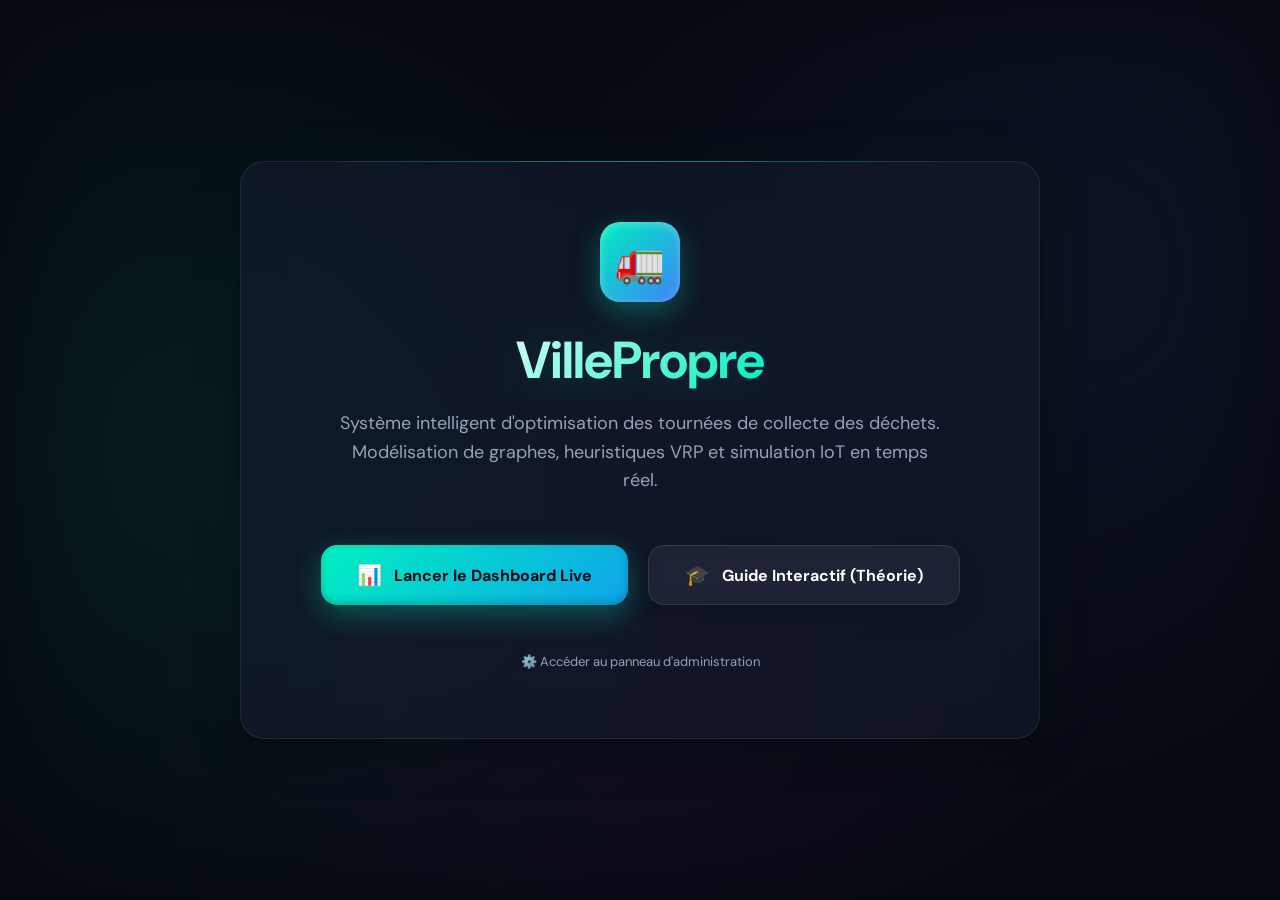
<file: index.html>
<!DOCTYPE html>
<html lang="fr">
<head>
  <meta charset="UTF-8">
  <meta name="viewport" content="width=device-width, initial-scale=1.0">
  <meta name="description" content="VillePropre - Système progressif interactif d'optimisation des tournées de collecte des déchets. Découvrez l'algorithme complet du graphe au modèle CVRP.">
  <meta name="theme-color" content="#05080f">
  <title>VillePropre — Optimisation Interactive des Déchets</title>
  <link rel="icon" type="image/svg+xml" href="[data-uri]" />
  <link href="https://fonts.googleapis.com/css2?family=DM+Sans:wght@400;500;600;700&family=Space+Mono:ital,wght@0,400;0,700;1,400;1,700&display=swap" rel="stylesheet">
  <link rel="stylesheet" href="css/style.css">
  <style>
    body {
      display: flex;
      flex-direction: column;
      align-items: center;
      justify-content: center;
      min-height: 100vh;
      overflow: hidden;
      padding: 20px;
    }
    
    .landing-card {
      background: var(--bg3);
      backdrop-filter: var(--glass-blur);
      -webkit-backdrop-filter: var(--glass-blur);
      border: 1px solid var(--border);
      border-radius: 24px;
      padding: 60px 50px;
      max-width: 800px;
      width: 100%;
      text-align: center;
      position: relative;
      box-shadow: var(--shadow-lg), 0 0 60px rgba(0, 240, 192, 0.05);
      animation: up 0.8s cubic-bezier(0.16, 1, 0.3, 1) forwards;
      opacity: 0;
      transform: translateY(30px);
    }
    
    @keyframes up {
      to { opacity: 1; transform: translateY(0); }
    }
    
    .landing-card::before {
      content: ''; position: absolute; top: -1px; left: 10%; right: 10%; height: 1px;
      background: linear-gradient(90deg, transparent, var(--accent), transparent);
      opacity: 0.5;
    }
    
    .logo-hero {
      width: 80px; height: 80px;
      background: linear-gradient(135deg, var(--accent), var(--accent2));
      border-radius: 20px;
      display: inline-flex; align-items: center; justify-content: center;
      font-size: 40px;
      box-shadow: 0 10px 30px rgba(0, 240, 192, 0.3), inset 0 2px 10px rgba(255,255,255,0.3);
      margin-bottom: 30px;
    }
    
    h1 {
      font-size: 52px; font-weight: 700; line-height: 1.1; letter-spacing: -1px;
      background: linear-gradient(135deg, #ffffff 20%, var(--accent) 70%, var(--accent2) 100%);
      background-clip: text; /* Fixed standard property */
      -webkit-background-clip: text; -webkit-text-fill-color: transparent;
      margin-bottom: 20px;
      filter: drop-shadow(0 4px 20px rgba(0, 240, 192, 0.15));
    }
    
    .subtitle {
      color: var(--muted); font-size: 18px; max-width: 600px; margin: 0 auto 50px; font-weight: 400; line-height: 1.6;
    }
    
    .btn-group {
      display: flex; gap: 20px; justify-content: center; flex-wrap: wrap; margin-bottom: 40px;
    }
    
    .btn-hero {
      padding: 16px 36px; border-radius: 16px; border: none;
      font-family: 'DM Sans', sans-serif; font-size: 16px; font-weight: 700;
      cursor: pointer; transition: all 0.3s cubic-bezier(0.16, 1, 0.3, 1);
      display: inline-flex; align-items: center; gap: 12px;
      text-decoration: none;
    }
    
    .btn-primary-hero {
      background: linear-gradient(135deg, var(--accent) 0%, #0ea5e9 100%);
      color: #030712;
      box-shadow: 0 10px 30px rgba(0, 240, 192, 0.3), inset 0 -3px 8px rgba(0,0,0,0.2);
    }
    .btn-primary-hero:hover { 
      transform: translateY(-4px) scale(1.03); 
      box-shadow: 0 15px 40px rgba(0, 240, 192, 0.5), inset 0 -3px 8px rgba(0,0,0,0.2); 
    }
    
    .btn-secondary-hero {
      background: rgba(255, 255, 255, 0.05); border: 1px solid rgba(255, 255, 255, 0.1); color: #fff;
      backdrop-filter: blur(12px); box-shadow: 0 8px 25px rgba(0,0,0,0.2);
    }
    .btn-secondary-hero:hover { 
      border-color: var(--accent); 
      background: rgba(0, 240, 192, 0.08);
      color: var(--accent); 
      box-shadow: 0 0 30px rgba(0, 240, 192, 0.2);
      transform: translateY(-4px);
    }
    .btn-icon { font-size: 20px; }
    
    .admin-link {
      font-size: 13px; color: var(--muted); text-decoration: none; 
      display: inline-flex; align-items: center; gap: 6px;
      transition: 0.2s; padding: 8px 16px; border-radius: 8px;
    }
    .admin-link:hover { color: #fff; background: rgba(255,255,255,0.05); }
    
    @media (max-width: 768px) {
      h1 { font-size: 38px; }
      .landing-card { padding: 40px 30px; }
      .btn-group { flex-direction: column; }
      .btn-hero { width: 100%; justify-content: center; }
    }
  </style>
</head>
<body>

  <div class="landing-card">
    <div class="logo-hero">🚛</div>
    <h1>VillePropre</h1>
    <p class="subtitle">Système intelligent d'optimisation des tournées de collecte des déchets. Modélisation de graphes, heuristiques VRP et simulation IoT en temps réel.</p>
    
    <div class="btn-group">
      <a href="collecte_ui.html" class="btn-hero btn-primary-hero">
        <span class="btn-icon">📊</span> Lancer le Dashboard Live
      </a>
      <a href="apprendre_projet_enrichi.html" class="btn-hero btn-secondary-hero">
        <span class="btn-icon">🎓</span> Guide Interactif (Théorie)
      </a>
    </div>
    
    <a href="admin.html" class="admin-link">⚙️ Accéder au panneau d'administration</a>
  </div>

</body>
</html>
</file>
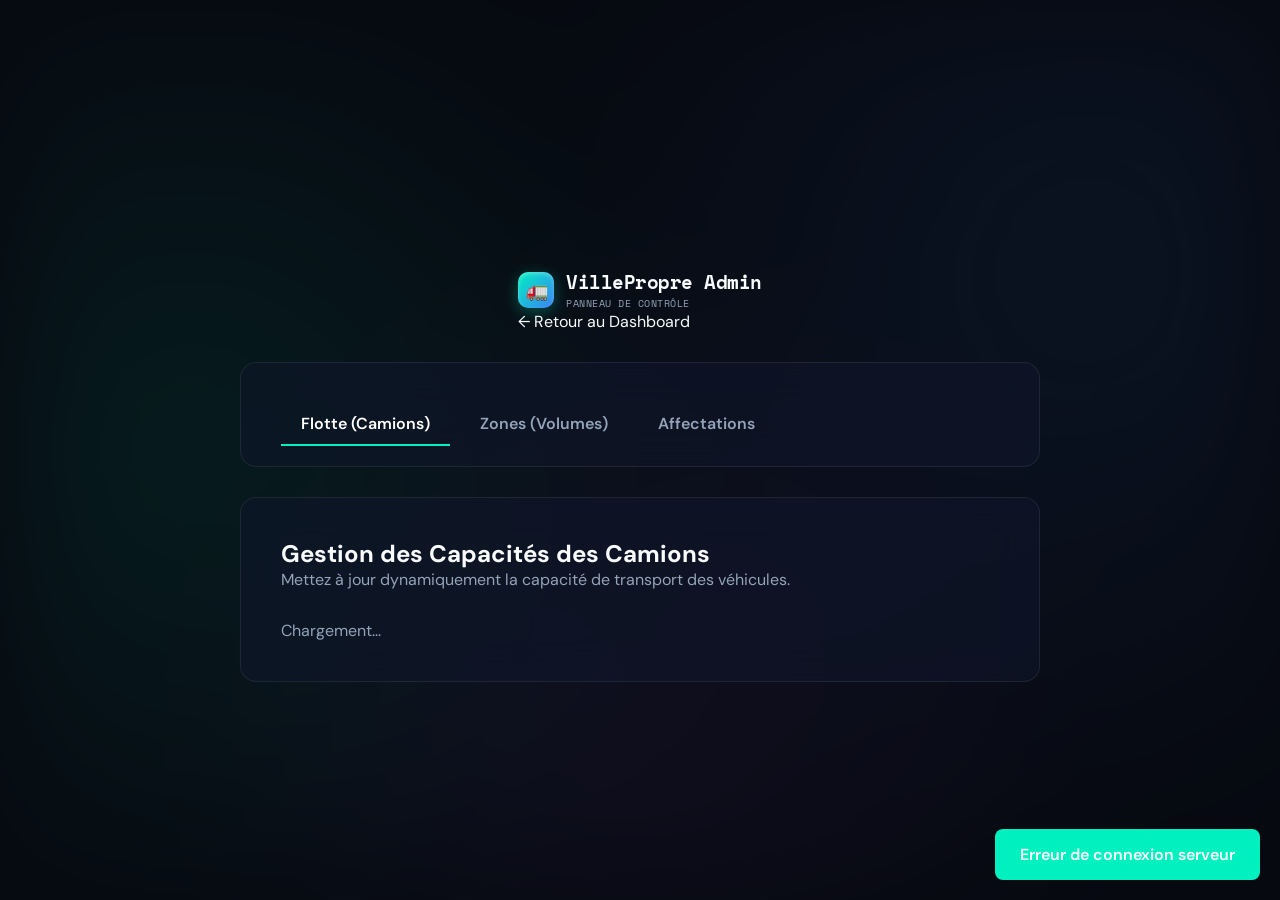
<file: admin.html>
<!DOCTYPE html>
<html lang="fr">
<head>
  <meta charset="UTF-8">
  <meta name="viewport" content="width=device-width, initial-scale=1.0">
  <meta name="description" content="Administration VillePropre - Gestion de la flotte, des zones et des affectations.">
  <meta name="theme-color" content="#05080f">
  <title>Admin - VillePropre</title>
  <link rel="icon" type="image/svg+xml" href="[data-uri]" />
  <link href="https://fonts.googleapis.com/css2?family=DM+Sans:wght@400;500;600;700&family=Space+Mono:ital,wght@0,400;0,700;1,400;1,700&display=swap" rel="stylesheet">
  <link rel="stylesheet" href="css/style.css">
  <style>
    body { padding-top: 100px; display: flex; justify-content: center; flex-direction: column; align-items: center; gap: 30px; padding-bottom: 50px;}
    .admin-container {
        width: 100%;
        max-width: 800px;
        background: rgba(15,23,42,0.6);
        border: 1px solid rgba(255,255,255,0.08);
        border-radius: 16px;
        padding: 40px;
        backdrop-filter: blur(20px);
    }
    input, select {
        background: rgba(255,255,255,0.05);
        border: 1px solid rgba(255,255,255,0.1);
        color: white;
        padding: 8px 12px;
        border-radius: 6px;
        font-family: inherit;
        outline: none;
    }
    input[type="number"] { font-family: 'Space Mono', monospace; width: 100px; margin-right: 15px; }
    .data-row {
        display: flex;
        align-items: center;
        margin-bottom: 20px;
        padding-bottom: 20px;
        border-bottom: 1px solid rgba(255,255,255,0.05);
    }
    .data-row:last-child { border-bottom: none; margin-bottom: 0; padding-bottom: 0; }
    button {
        background: var(--accent);
        color: var(--bg);
        border: none;
        padding: 8px 16px;
        border-radius: 6px;
        font-weight: 700;
        cursor: pointer;
        transition: 0.2s ease;
    }
    button.danger { background: rgba(239, 68, 68, 0.15); color: #ef4444; border: 1px solid rgba(239,68,68,0.3); }
    button.danger:hover { background: #ef4444; color: white; }
    button:hover:not(.danger) { filter: brightness(1.2); }
    
    .badge { padding: 4px 8px; border-radius: 4px; font-size: 11px; font-weight: 600; display: inline-block; margin: 2px; }
    
    #toast {
        position: fixed;
        bottom: 20px; right: 20px;
        padding: 15px 25px;
        background: var(--accent);
        color: #fff;
        border-radius: 8px;
        font-weight: 600;
        opacity: 0;
        transition: 0.3s;
        pointer-events: none;
        z-index: 9999;
    }

    .admin-nav { display: flex; gap: 10px; margin-bottom: 20px; }
    .admin-tab { padding: 10px 20px; cursor: pointer; border-bottom: 2px solid transparent; color: var(--muted); font-weight: 600;}
    .admin-tab.active { border-bottom-color: var(--accent); color: white; }
    .tab-content { display: none; }
    .tab-content.active { display: block; }
  </style>
</head>
<body>

<div class="top-nav">
  <div class="logo">
    <div class="logo-icon">🚛</div>
    <div>
      <div>VillePropre Admin</div>
      <div style="font-size:10px;color:var(--muted);font-weight:400;text-transform:uppercase;letter-spacing:0.5px">Panneau de Contrôle</div>
    </div>
  </div>
  <div class="tabs">
    <div class="tab" onclick="window.location.href='collecte_ui.html'">← Retour au Dashboard</div>
  </div>
</div>

<div class="admin-container" style="padding-bottom: 0;">
    <div class="admin-nav">
        <div class="admin-tab active" onclick="switchTab('tab-fleet', event)">Flotte (Camions)</div>
        <div class="admin-tab" onclick="switchTab('tab-zones', event)">Zones (Volumes)</div>
        <div class="admin-tab" onclick="switchTab('tab-assign', event)">Affectations</div>
    </div>
</div>

<!-- TAB 1: FLEET -->
<div id="tab-fleet" class="admin-container tab-content active">
    <h2>Gestion des Capacités des Camions</h2>
    <p style="color:var(--muted); margin-bottom:30px;">Mettez à jour dynamiquement la capacité de transport des véhicules.</p>
    <div id="trucks-list"><div style="color:var(--muted)">Chargement...</div></div>
</div>

<!-- TAB 2: ZONES -->
<div id="tab-zones" class="admin-container tab-content">
    <h2>Gestion des Volumes de Collecte</h2>
    <p style="color:var(--muted); margin-bottom:30px;">Modifiez le volume de déchets attendu par zone de collecte.</p>
    <div id="zones-list"><div style="color:var(--muted)">Chargement...</div></div>
</div>

<!-- TAB 3: ASSIGNMENTS -->
<div id="tab-assign" class="admin-container tab-content">
    <h2>Affectations Camions ↔ Zones</h2>
    <p style="color:var(--muted); margin-bottom:30px;">Gérez la distribution des zones aux différents véhicules de la flotte.</p>
    
    <div style="background:rgba(255,255,255,0.03); padding:20px; border-radius:10px; margin-bottom: 30px; display:flex; gap:15px; align-items:flex-end;">
        <div>
            <label style="display:block; font-size:12px; color:var(--muted); margin-bottom:5px;">Sélectionner Camion</label>
            <select id="assign-camion-sel"></select>
        </div>
        <div>
            <label style="display:block; font-size:12px; color:var(--muted); margin-bottom:5px;">Nouvelle Zone</label>
            <select id="assign-zone-sel"></select>
        </div>
        <button onclick="handleAssign()">+ Ajouter l'Affectation</button>
    </div>

    <div id="assign-list"><div style="color:var(--muted)">Chargement...</div></div>
</div>

<div id="toast">Message</div>

<script>
    let globalCamions = [];
    let globalZones = [];

    async function fetchData() {
        try {
            const [fleetRes, zonesRes] = await Promise.all([
                fetch('api/trucks.php').then(r => r.json()),
                fetch('api/zones.php').then(r => r.json())
            ]);
            
            if(fleetRes.success) globalCamions = fleetRes.camions;
            if(zonesRes.success) {
                // Remove depot from list (id 0)
                globalZones = zonesRes.zones.filter(z => z.id !== 0); 
            }

            renderAll();
        } catch(e) {
            console.error(e);
            showToast("Erreur de connexion serveur");
        }
    }

    function renderAll() {
        renderTrucksList();
        renderZonesList();
        renderAssignList();
        populateSelects();
    }

    // --- TAB SWITCHING ---
    function switchTab(tabId, ev) {
        document.querySelectorAll('.admin-tab').forEach(el => el.classList.remove('active'));
        document.querySelectorAll('.tab-content').forEach(el => el.classList.remove('active'));
        if(ev) ev.target.classList.add('active');
        document.getElementById(tabId).classList.add('active');
    }

    // --- TRUCKS ---
    function renderTrucksList() {
        const trList = document.getElementById('trucks-list');
        trList.innerHTML = '';
        globalCamions.forEach(c => {
            trList.innerHTML += `
                <div class="data-row">
                    <div style="font-size:24px; margin-right:20px">${c.icon}</div>
                    <div style="flex:1">
                        <div style="font-weight:700; color:${c.color}; margin-bottom:5px">Camion ID ${c.id}</div>
                    </div>
                    <div>
                        <span style="font-size:12px; color:var(--muted); margin-right:10px">Capacité :</span>
                        <input type="number" id="t-cap-${c.id}" value="${c.cap}" />
                    </div>
                    <button onclick="updateTruck(${c.id})">Sauvegarder</button>
                </div>
            `;
        });
    }

    async function updateTruck(id) {
        const cap = document.getElementById(`t-cap-${id}`).value;
        try {
            const res = await fetch('api/update_truck.php', { method: 'POST', body: JSON.stringify({ id, cap }) }).then(r => r.json());
            if (res.success) showToast("Camion " + id + " mis à jour !");
            else alert("Erreur: " + res.error);
        } catch(e) { alert("Erreur réseau"); }
    }

    // --- ZONES ---
    function renderZonesList() {
        const zl = document.getElementById('zones-list');
        zl.innerHTML = '';
        globalZones.forEach(z => {
            zl.innerHTML += `
                <div class="data-row">
                    <div style="flex:1">
                        <div style="font-weight:700; margin-bottom:5px">${z.nom} <span style="color:var(--muted);font-weight:400;font-size:12px;">(ID: ${z.id})</span></div>
                    </div>
                    <div>
                        <span style="font-size:12px; color:var(--muted); margin-right:10px">Volume attendu :</span>
                        <input type="number" id="z-vol-${z.id}" value="${z.vol}" />
                    </div>
                    <button onclick="updateZone(${z.id})">Sauvegarder</button>
                </div>
            `;
        });
    }

    async function updateZone(id) {
        const vol = document.getElementById(`z-vol-${id}`).value;
        try {
            const res = await fetch('api/update_zone.php', { method: 'POST', body: JSON.stringify({ id, vol }) }).then(r => r.json());
            if (res.success) showToast("Zone " + id + " mise à jour !");
            else alert("Erreur: " + res.error);
        } catch(e) { alert("Erreur réseau"); }
    }

    // --- ASSIGNMENTS ---
    function populateSelects() {
        const cSel = document.getElementById('assign-camion-sel');
        const zSel = document.getElementById('assign-zone-sel');
        cSel.innerHTML = globalCamions.map(c => `<option value="${c.id}">Camion ${c.id} ${c.icon}</option>`).join('');
        zSel.innerHTML = globalZones.map(z => `<option value="${z.id}">${z.nom}</option>`).join('');
    }

    function renderAssignList() {
        const al = document.getElementById('assign-list');
        al.innerHTML = '';
        globalCamions.forEach(c => {
            const badges = c.zones.map(zid => {
                const zName = globalZones.find(z => z.id === zid)?.nom || 'Zone '+zid;
                return `<div class="badge" style="background:${c.color}20; color:${c.color}; border:1px solid ${c.color}40; margin-right:5px; margin-bottom:5px;">
                            ${zName} 
                            <span style="cursor:pointer; margin-left:5px; opacity:0.6 hover:opacity:1" onclick="handleUnassign(${c.id}, ${zid})">✖</span>
                        </div>`;
            }).join('');

            al.innerHTML += `
                <div class="data-row" style="flex-direction: column; align-items: flex-start;">
                    <div style="font-weight:700; color:${c.color}; margin-bottom:10px">${c.icon} Camion ID ${c.id}</div>
                    <div style="display:flex; flex-wrap:wrap; width:100%;">
                        ${badges.length ? badges : '<span style="color:var(--muted);font-size:12px;font-style:italic">Aucune affectation</span>'}
                    </div>
                </div>
            `;
        });
    }

    async function handleAssign() {
        const cid = document.getElementById('assign-camion-sel').value;
        const zid = document.getElementById('assign-zone-sel').value;
        try {
            const res = await fetch('api/assign_zone.php', { method: 'POST', body: JSON.stringify({ camion_id: cid, zone_id: zid, action: 'assign' }) }).then(r => r.json());
            if (res.success) { showToast(res.message); fetchData(); }
            else alert("Erreur: " + res.error);
        } catch(e) { alert("Erreur réseau"); }
    }

    async function handleUnassign(cid, zid) {
        if(!confirm("Désassigner la Zone " + zid + " du Camion " + cid + " ?")) return;
        try {
            const res = await fetch('api/assign_zone.php', { method: 'POST', body: JSON.stringify({ camion_id: cid, zone_id: zid, action: 'unassign' }) }).then(r => r.json());
            if (res.success) { showToast(res.message); fetchData(); }
            else alert("Erreur: " + res.error);
        } catch(e) { alert("Erreur réseau"); }
    }

    // --- UTILS ---
    let toastTimeout;
    function showToast(msg) {
        const toast = document.getElementById('toast');
        toast.textContent = msg;
        toast.style.opacity = '1';
        clearTimeout(toastTimeout);
        toastTimeout = setTimeout(() => toast.style.opacity = '0', 3000);
    }

    document.addEventListener('DOMContentLoaded', fetchData);
</script>

</body>
</html>
</file>
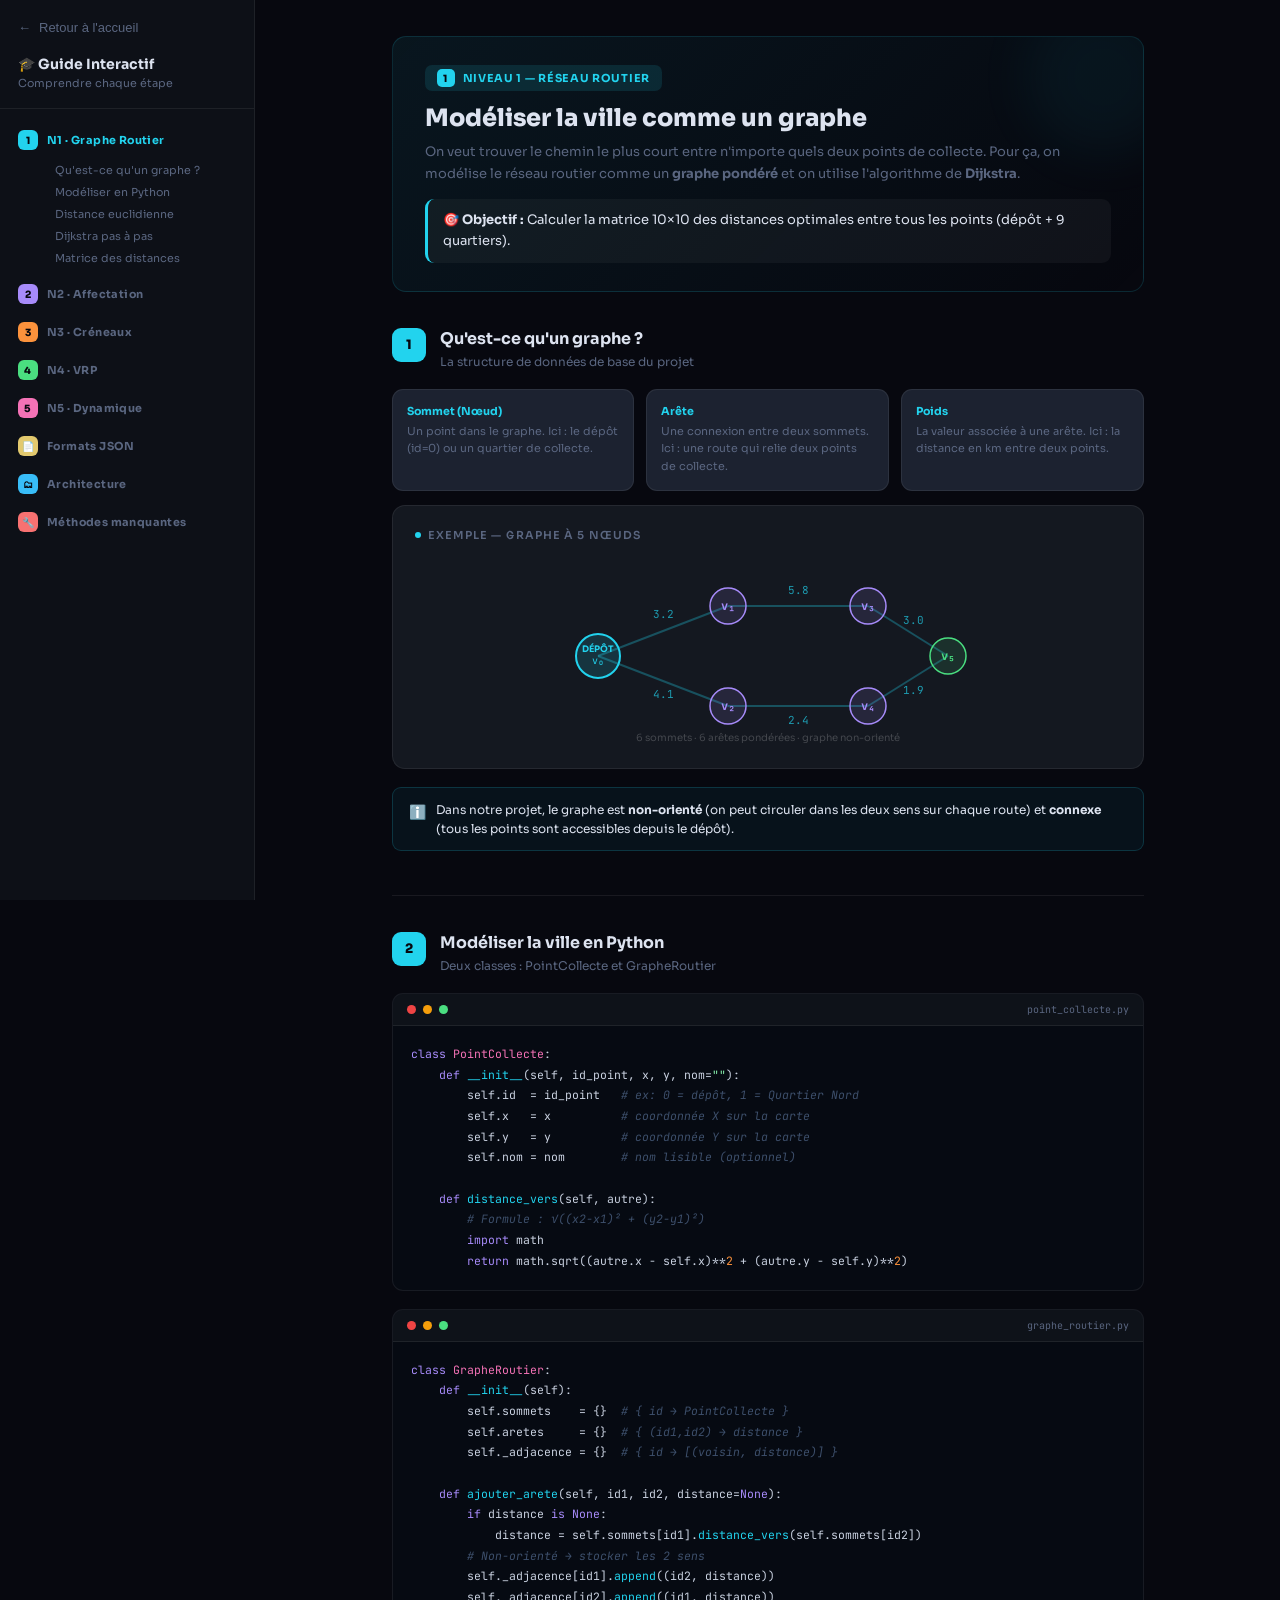
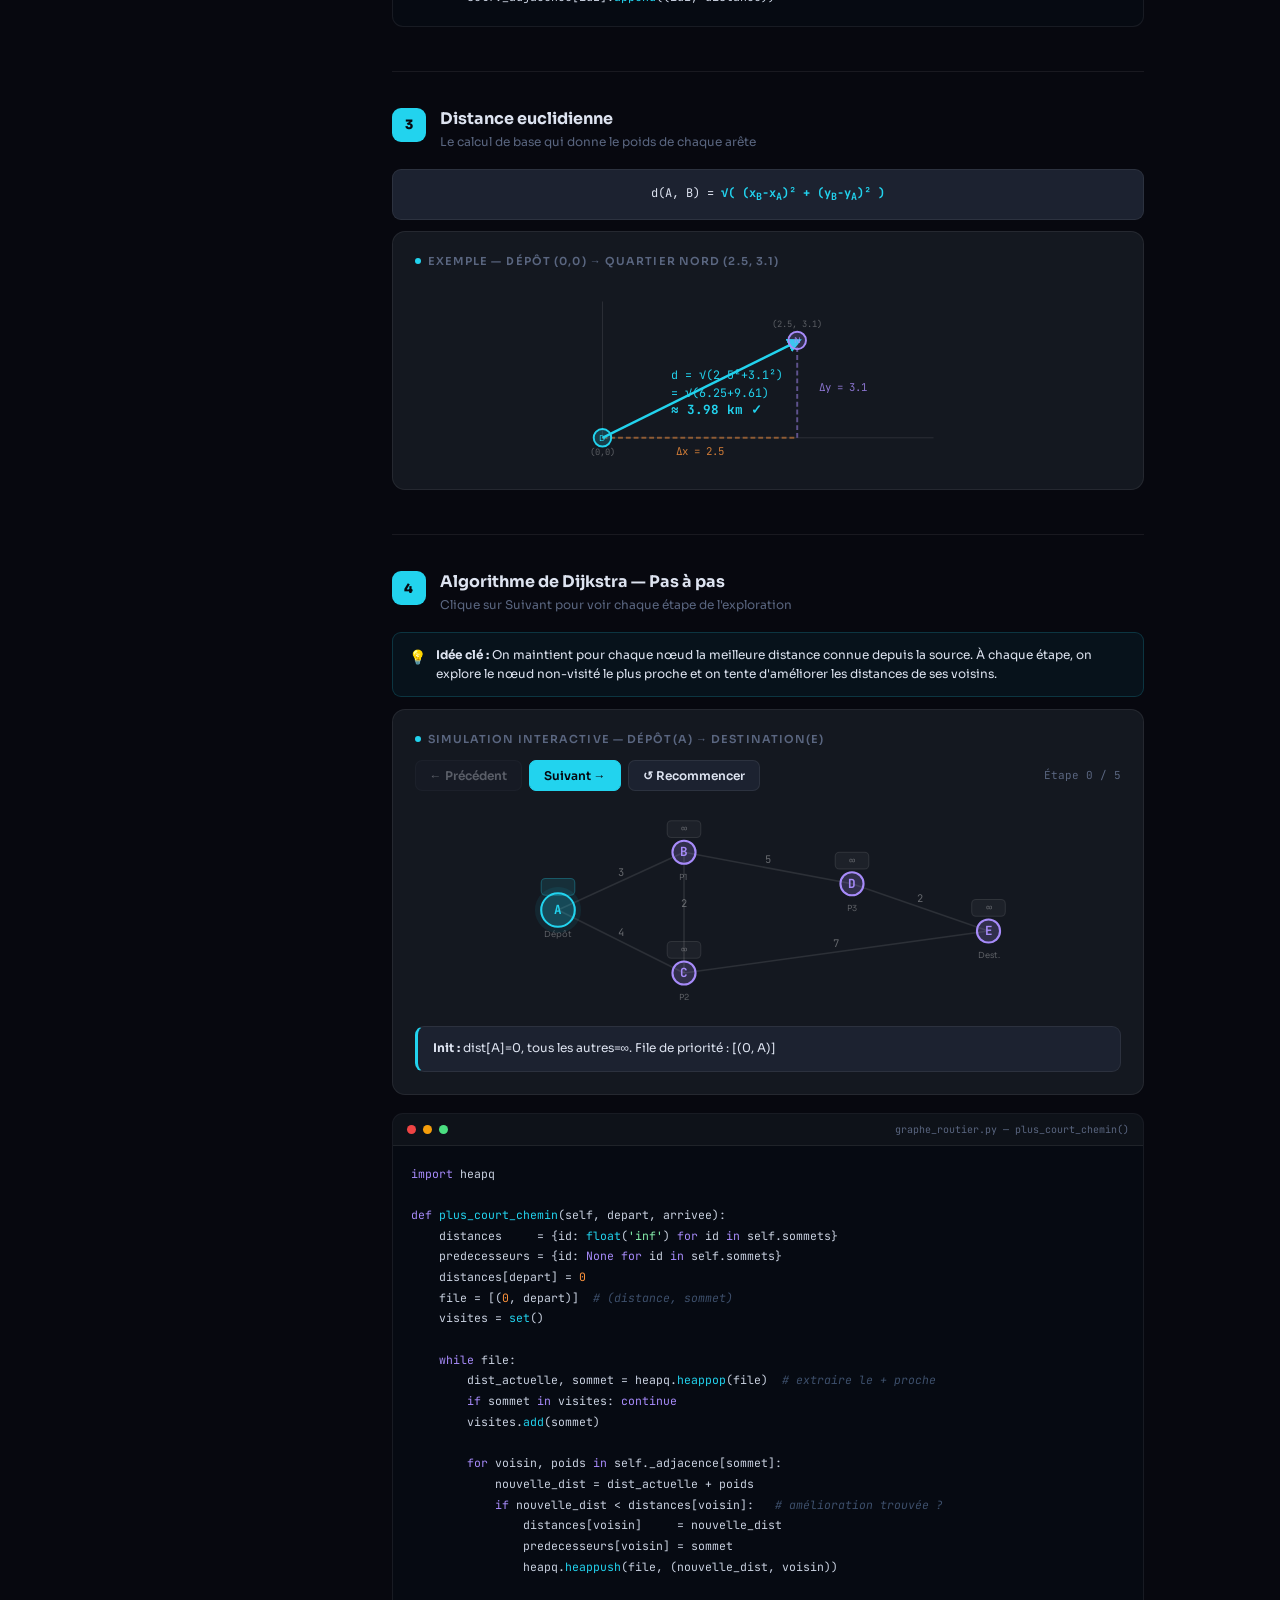
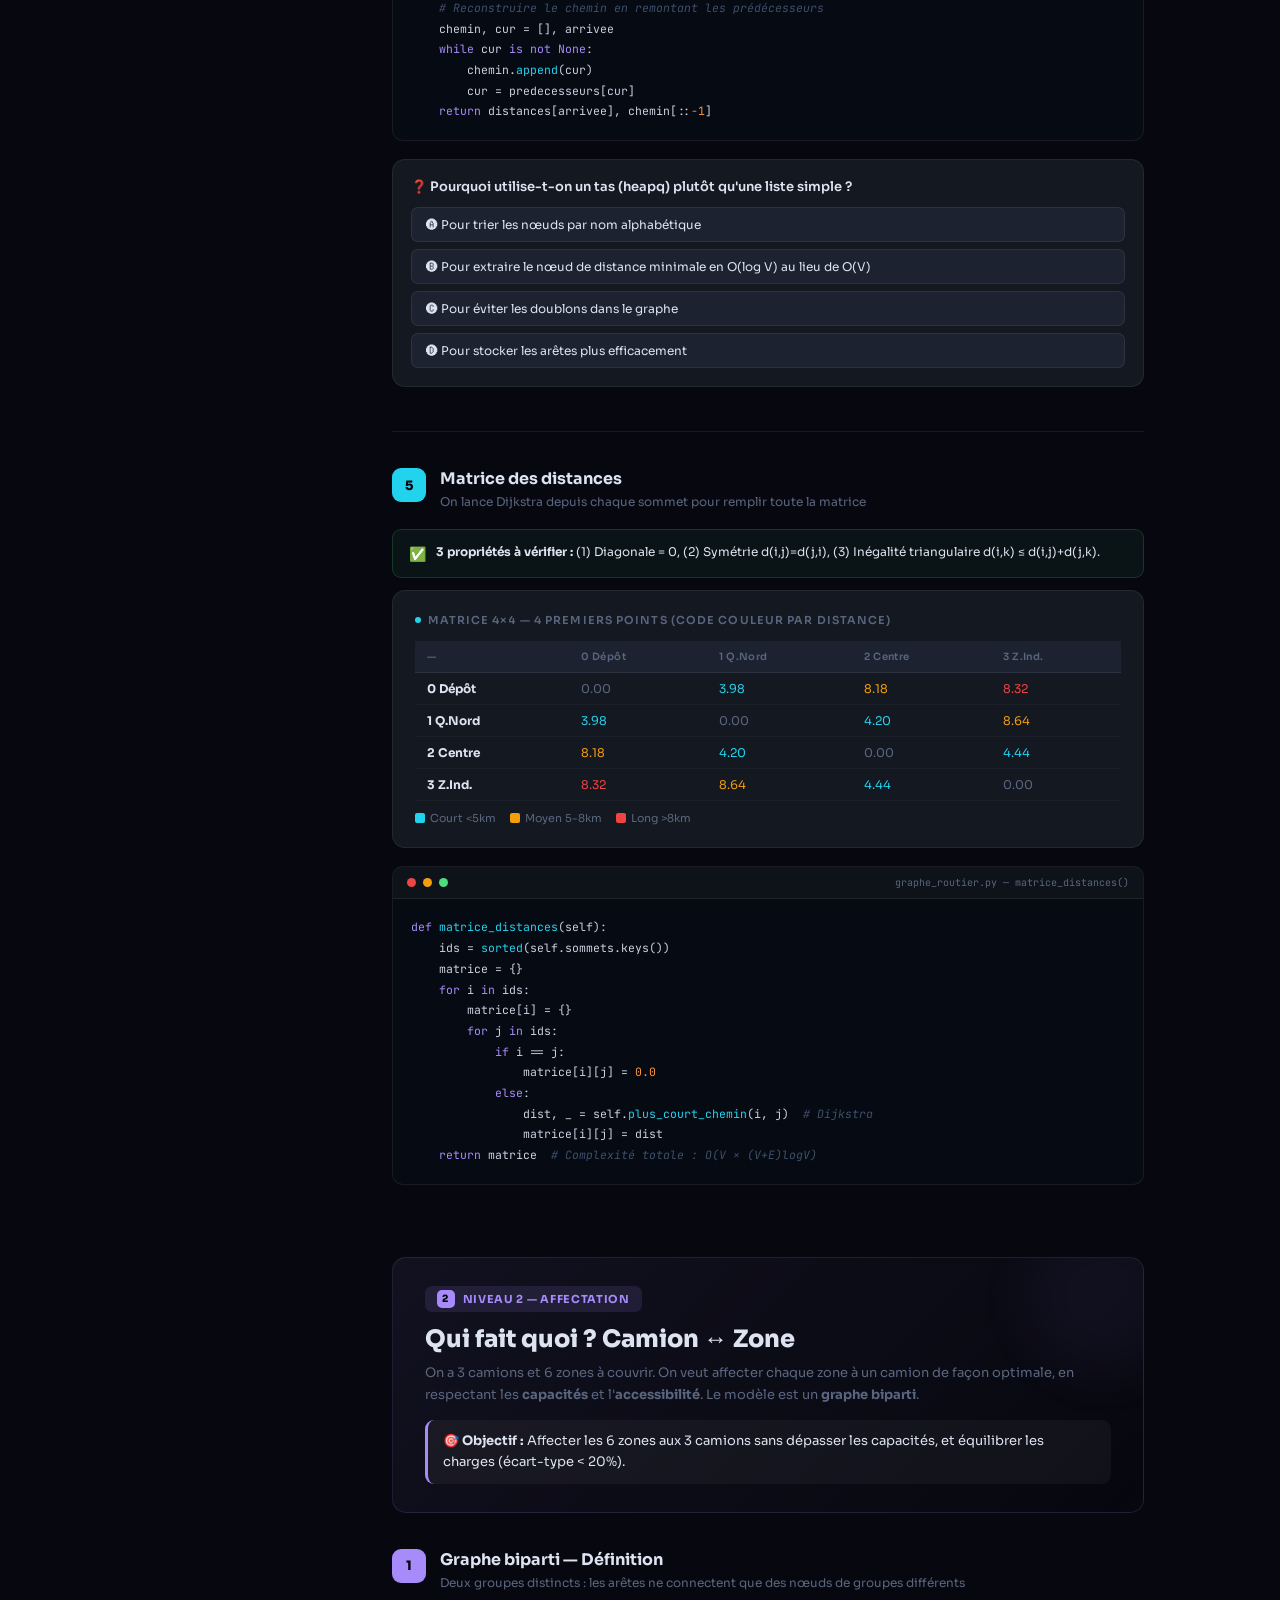
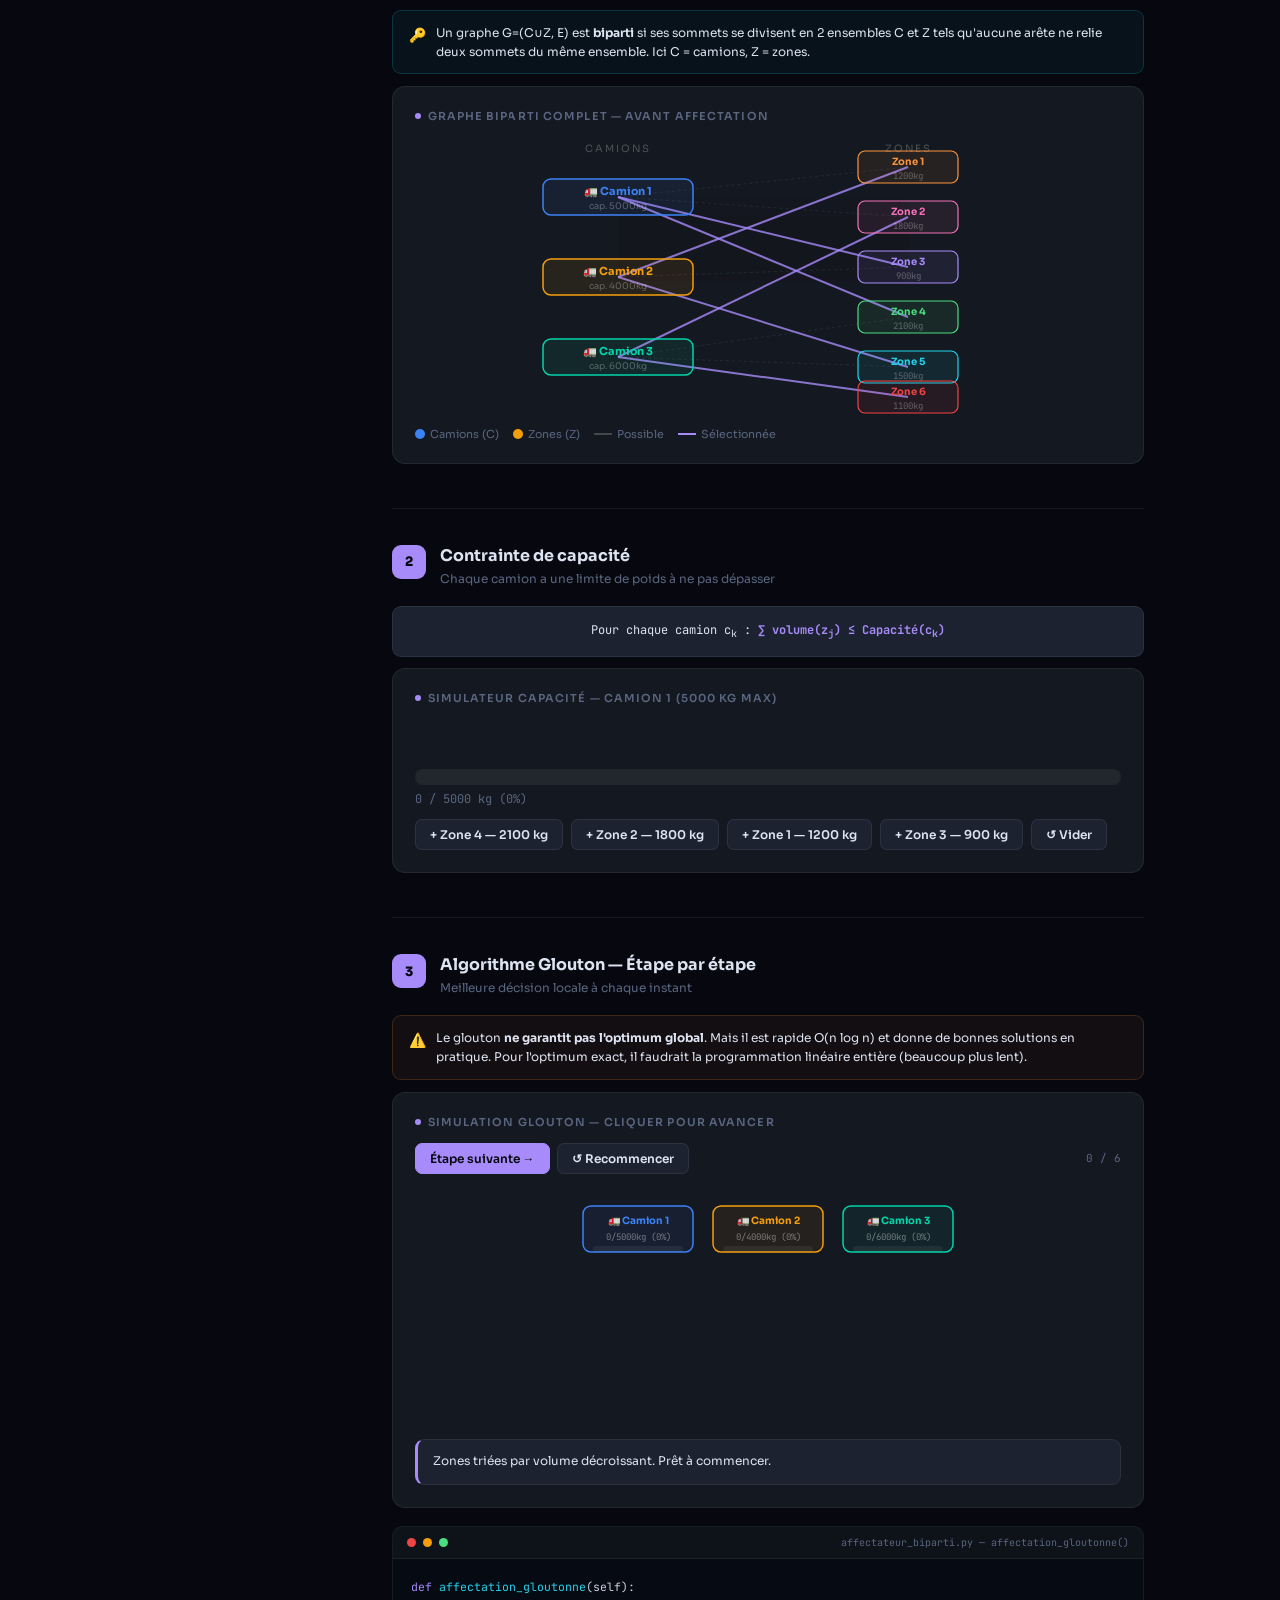
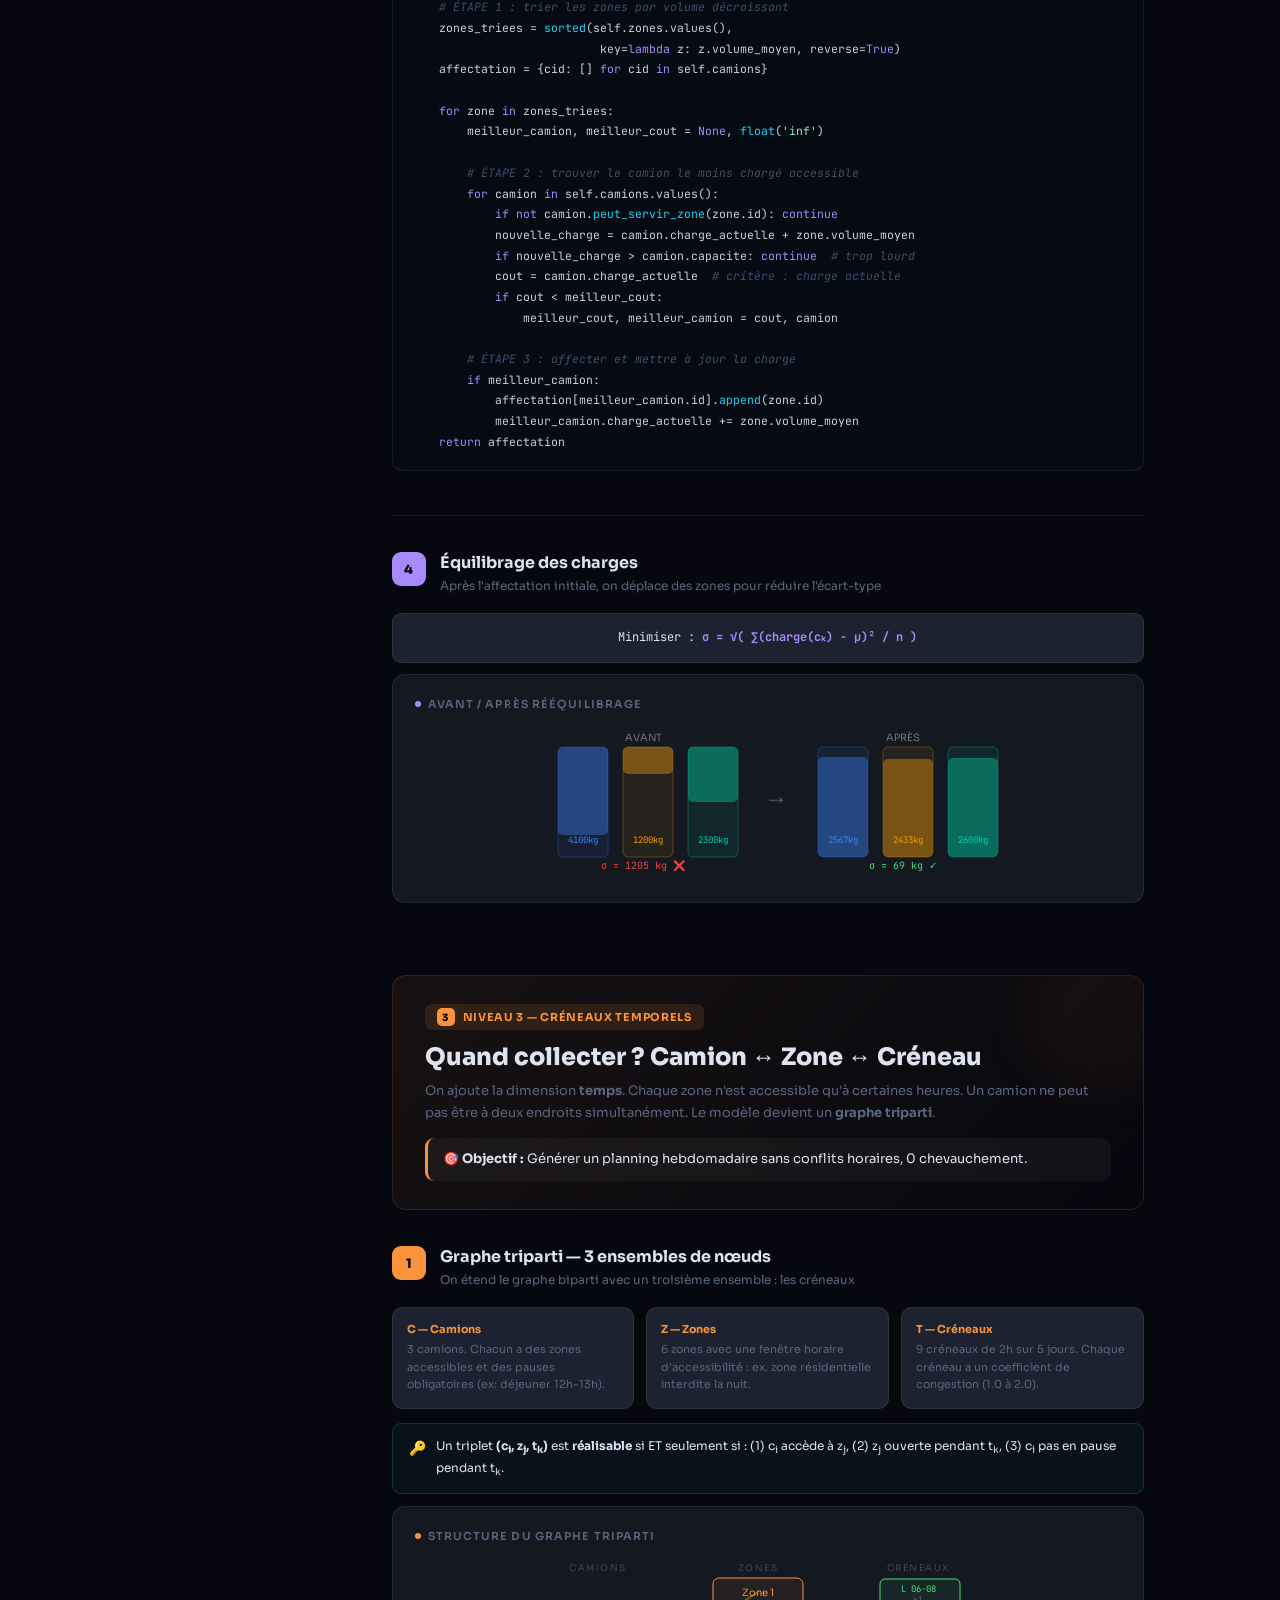
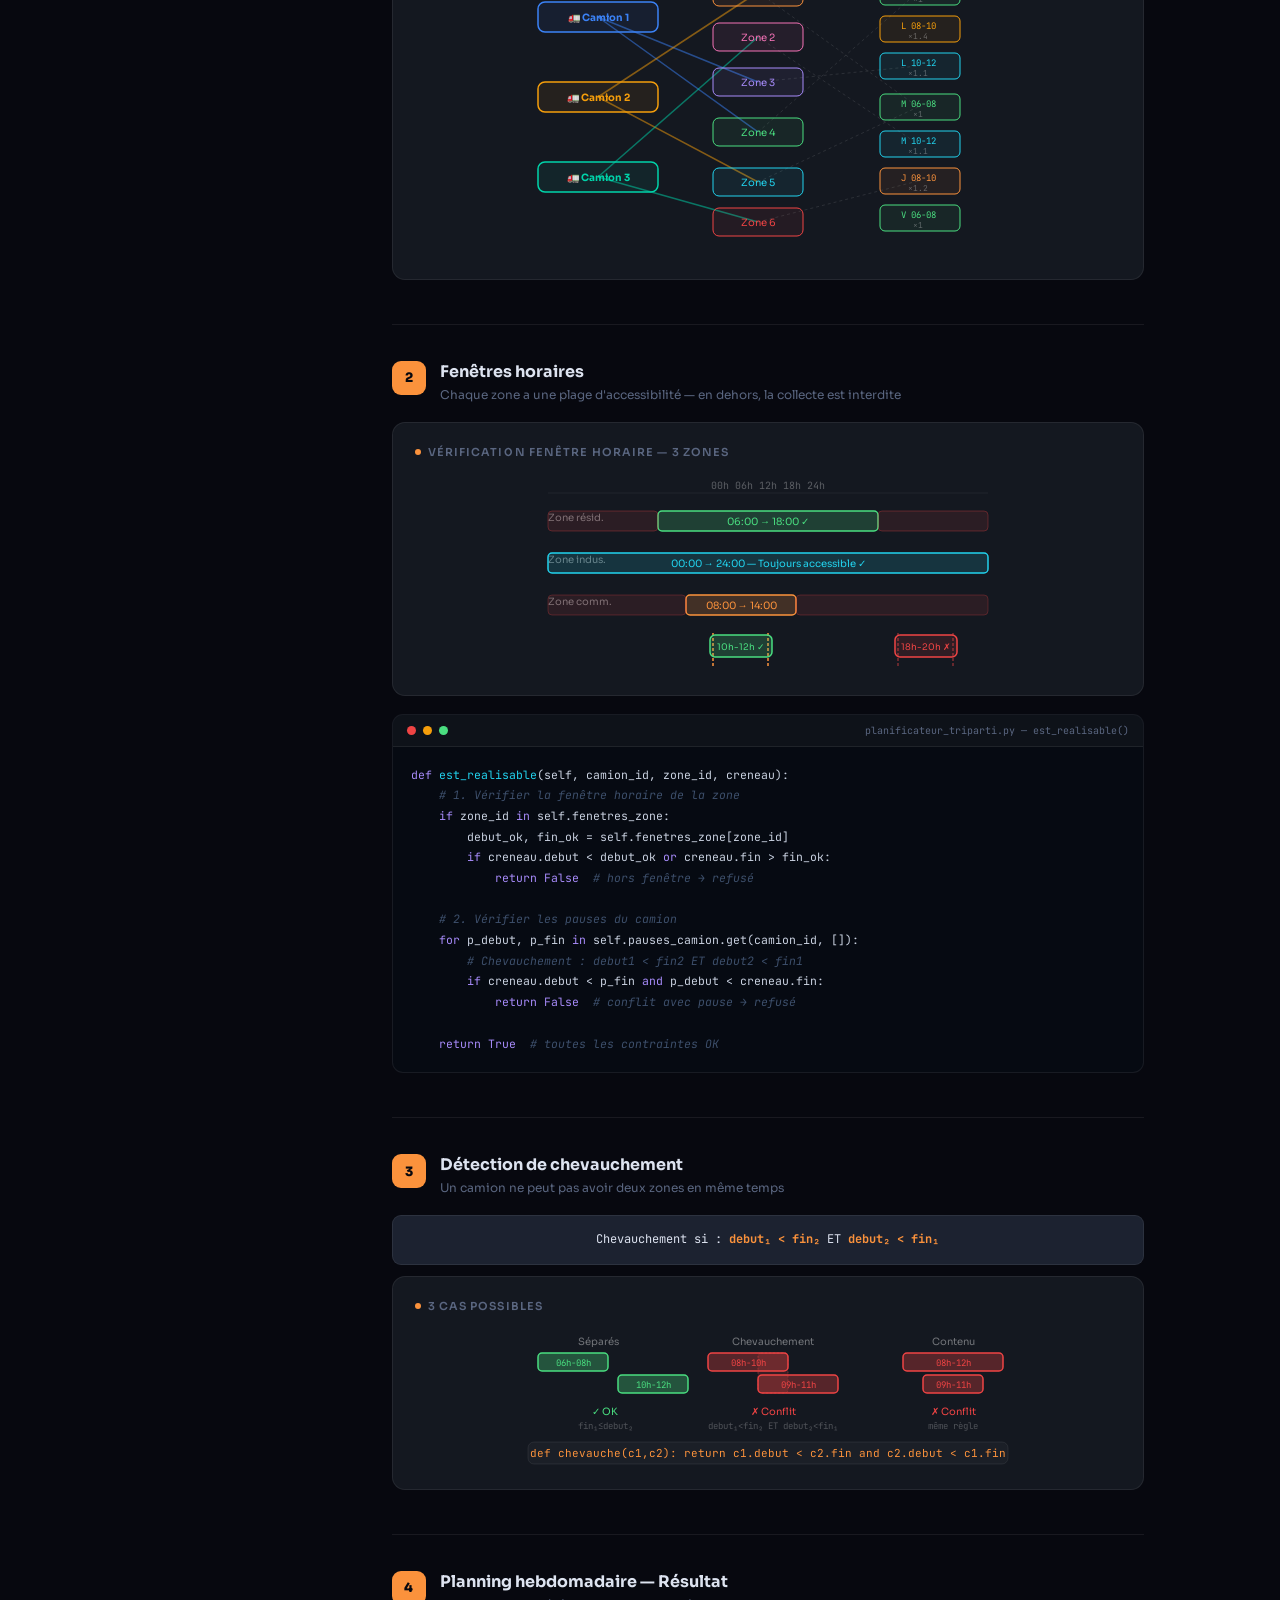
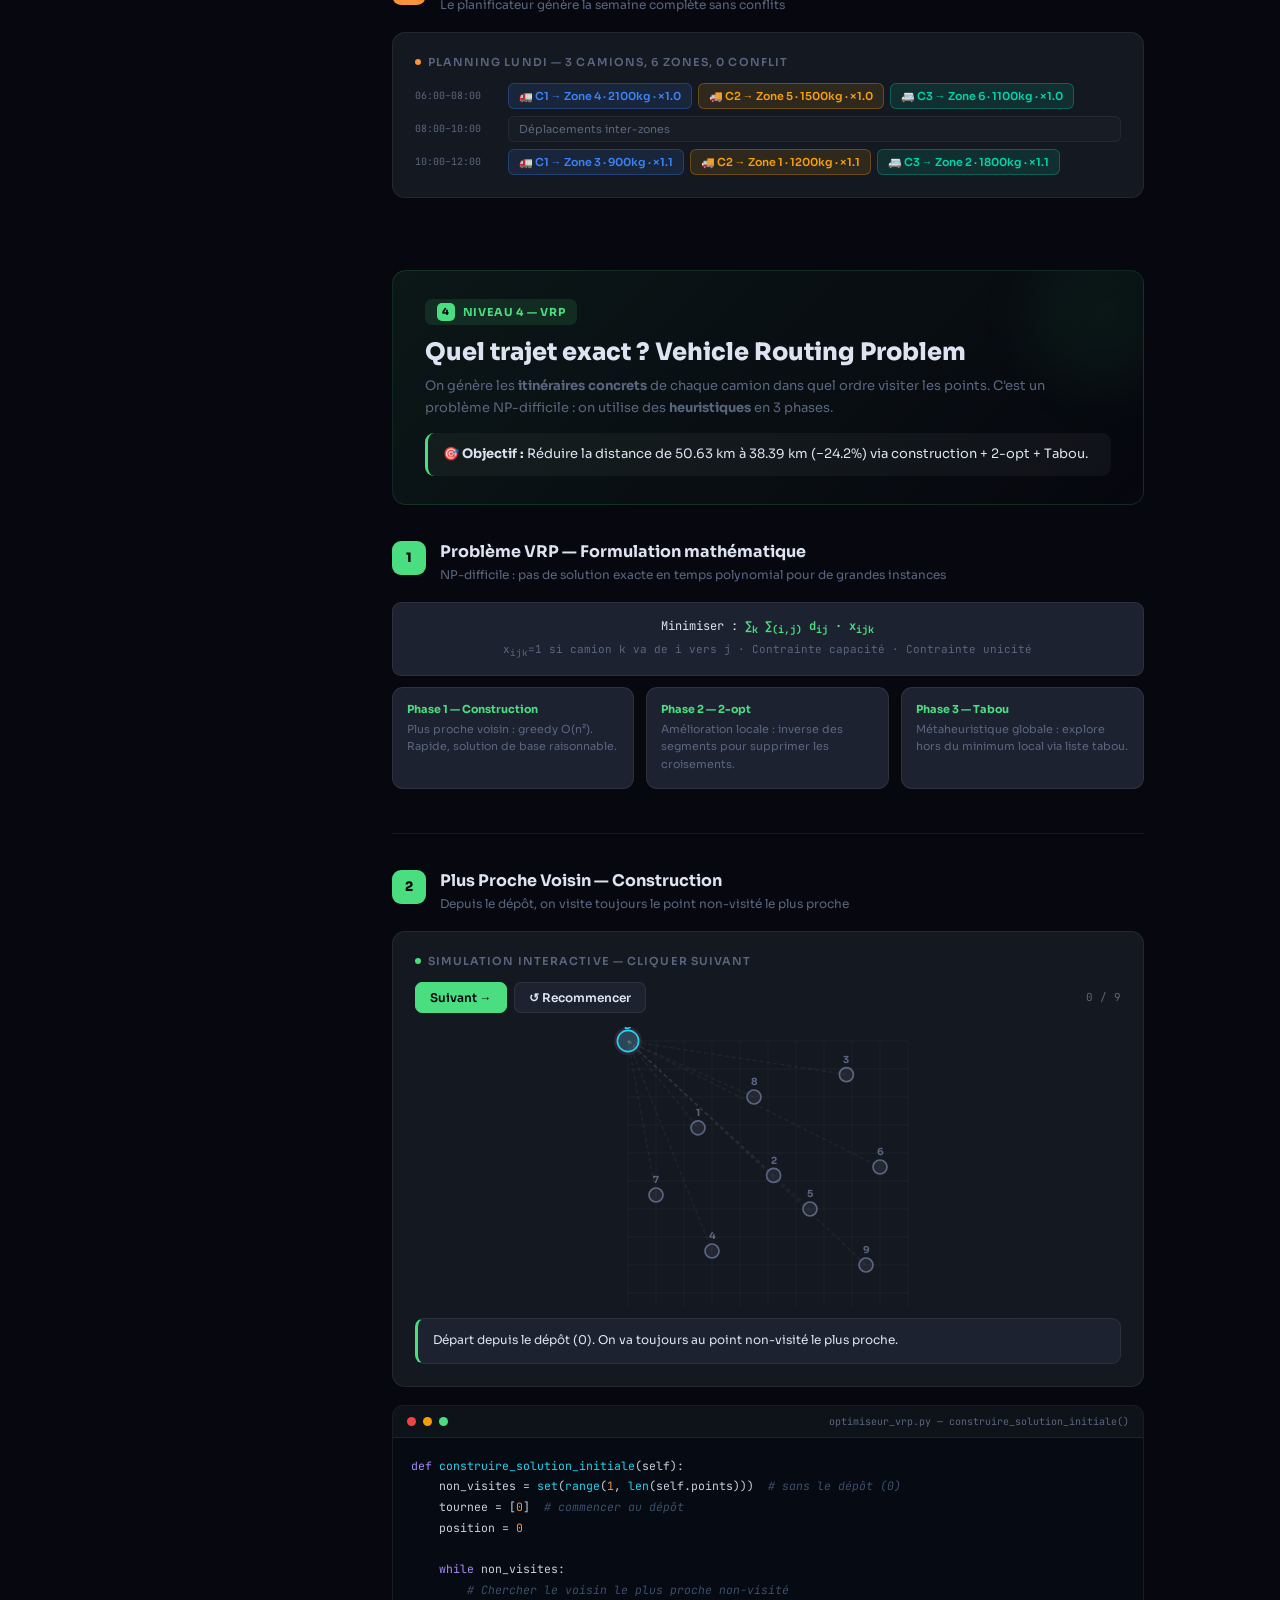
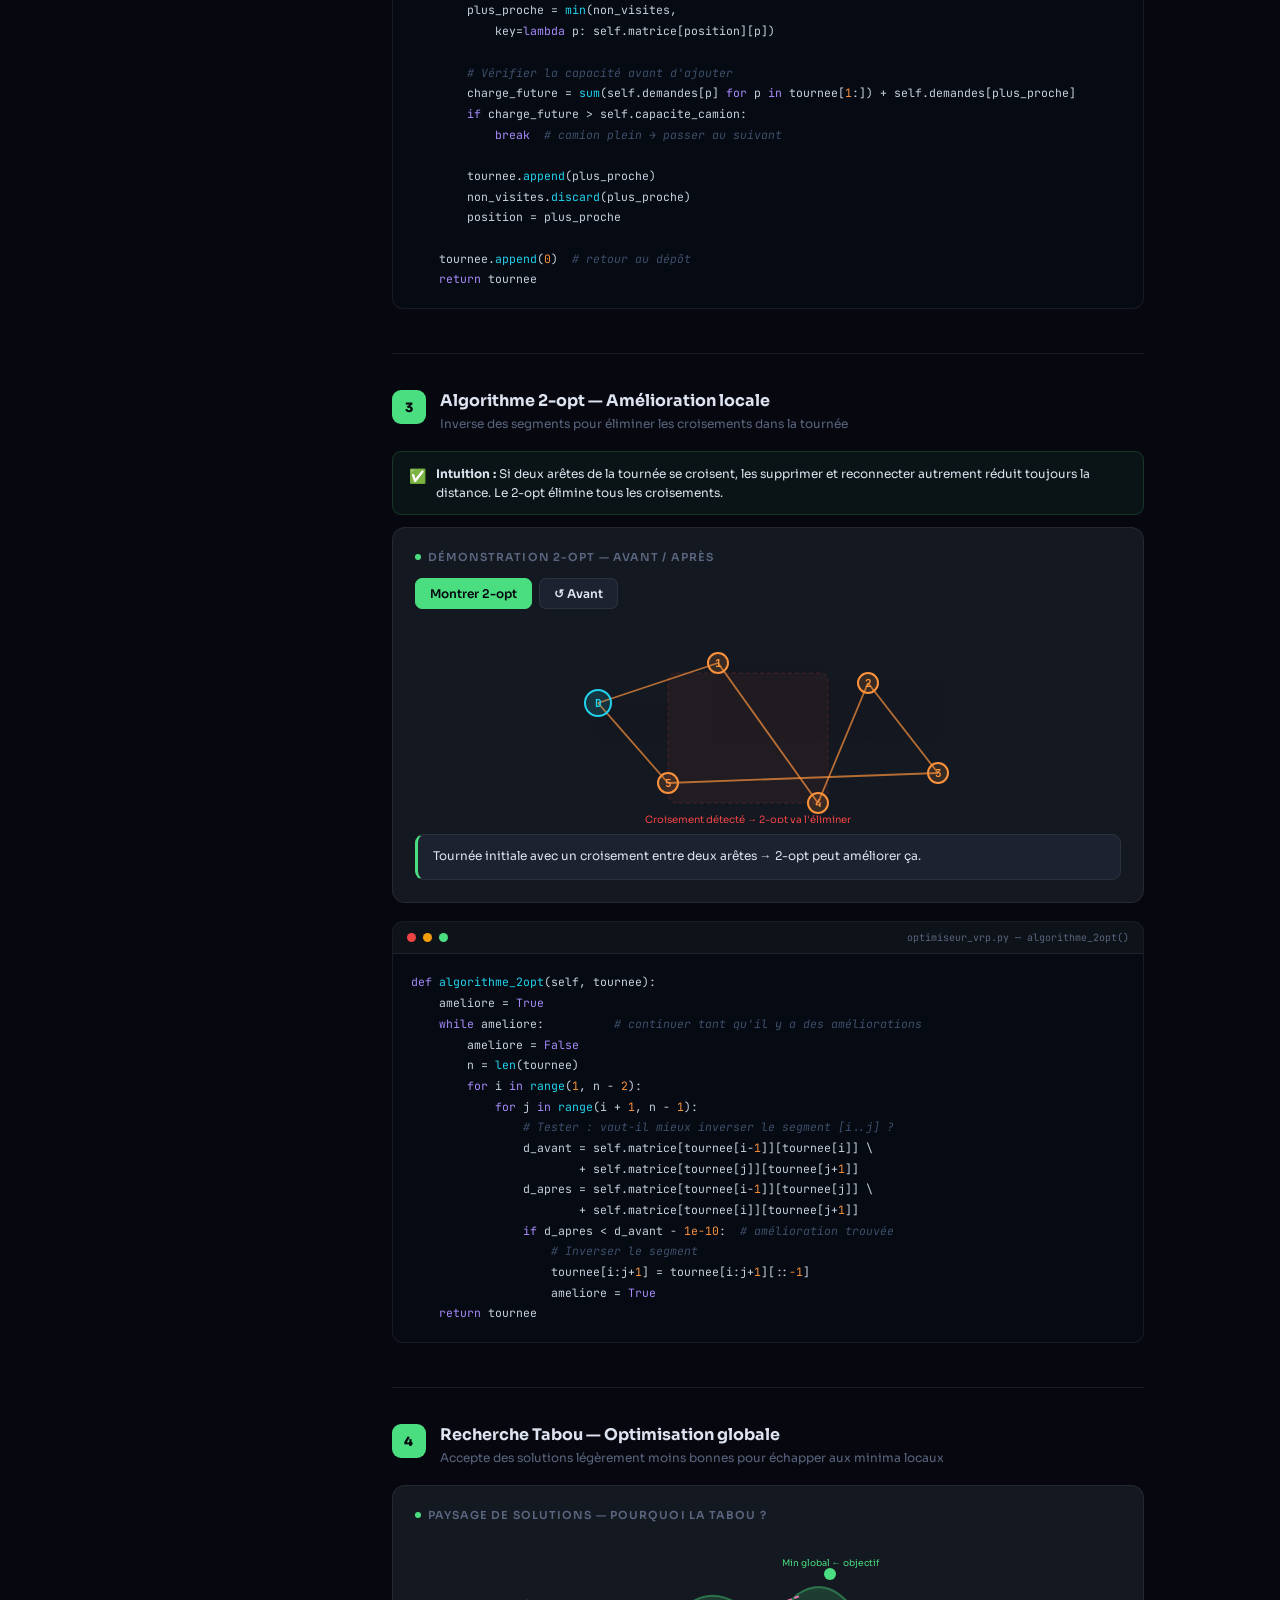
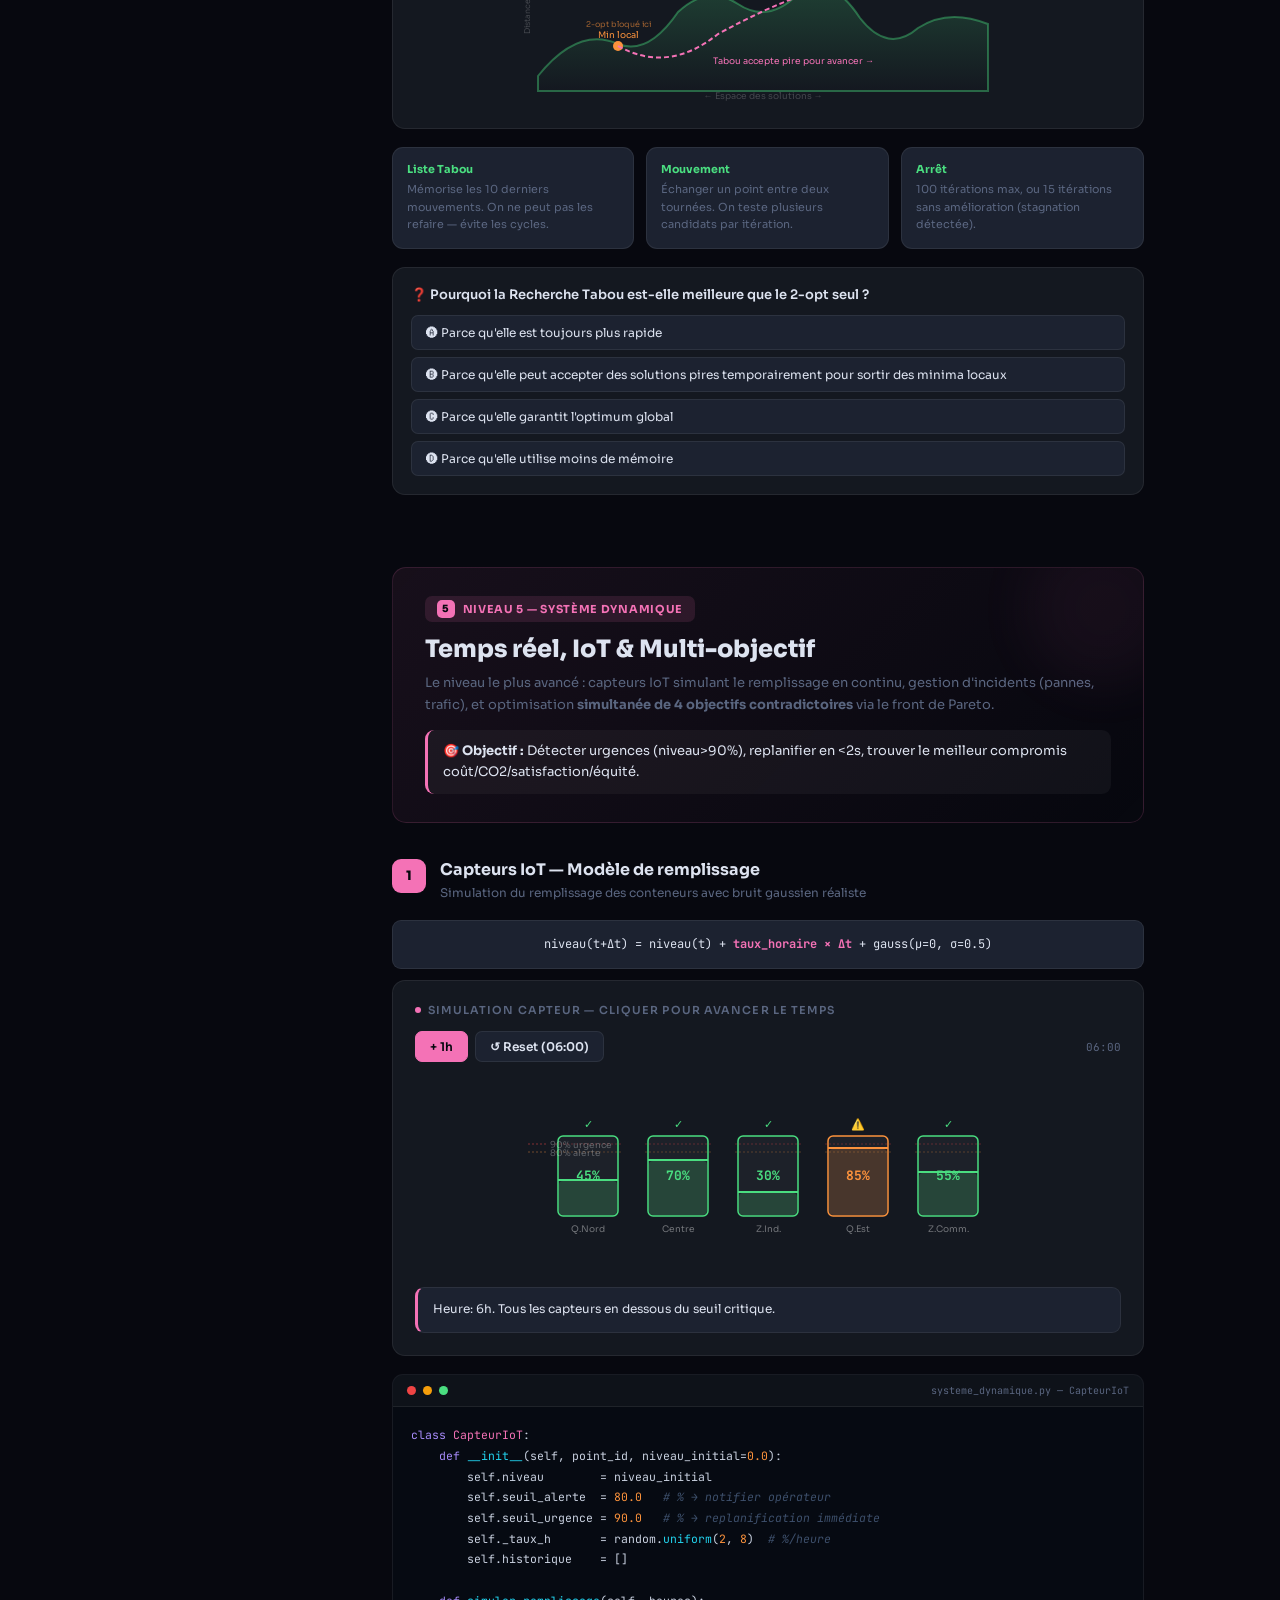
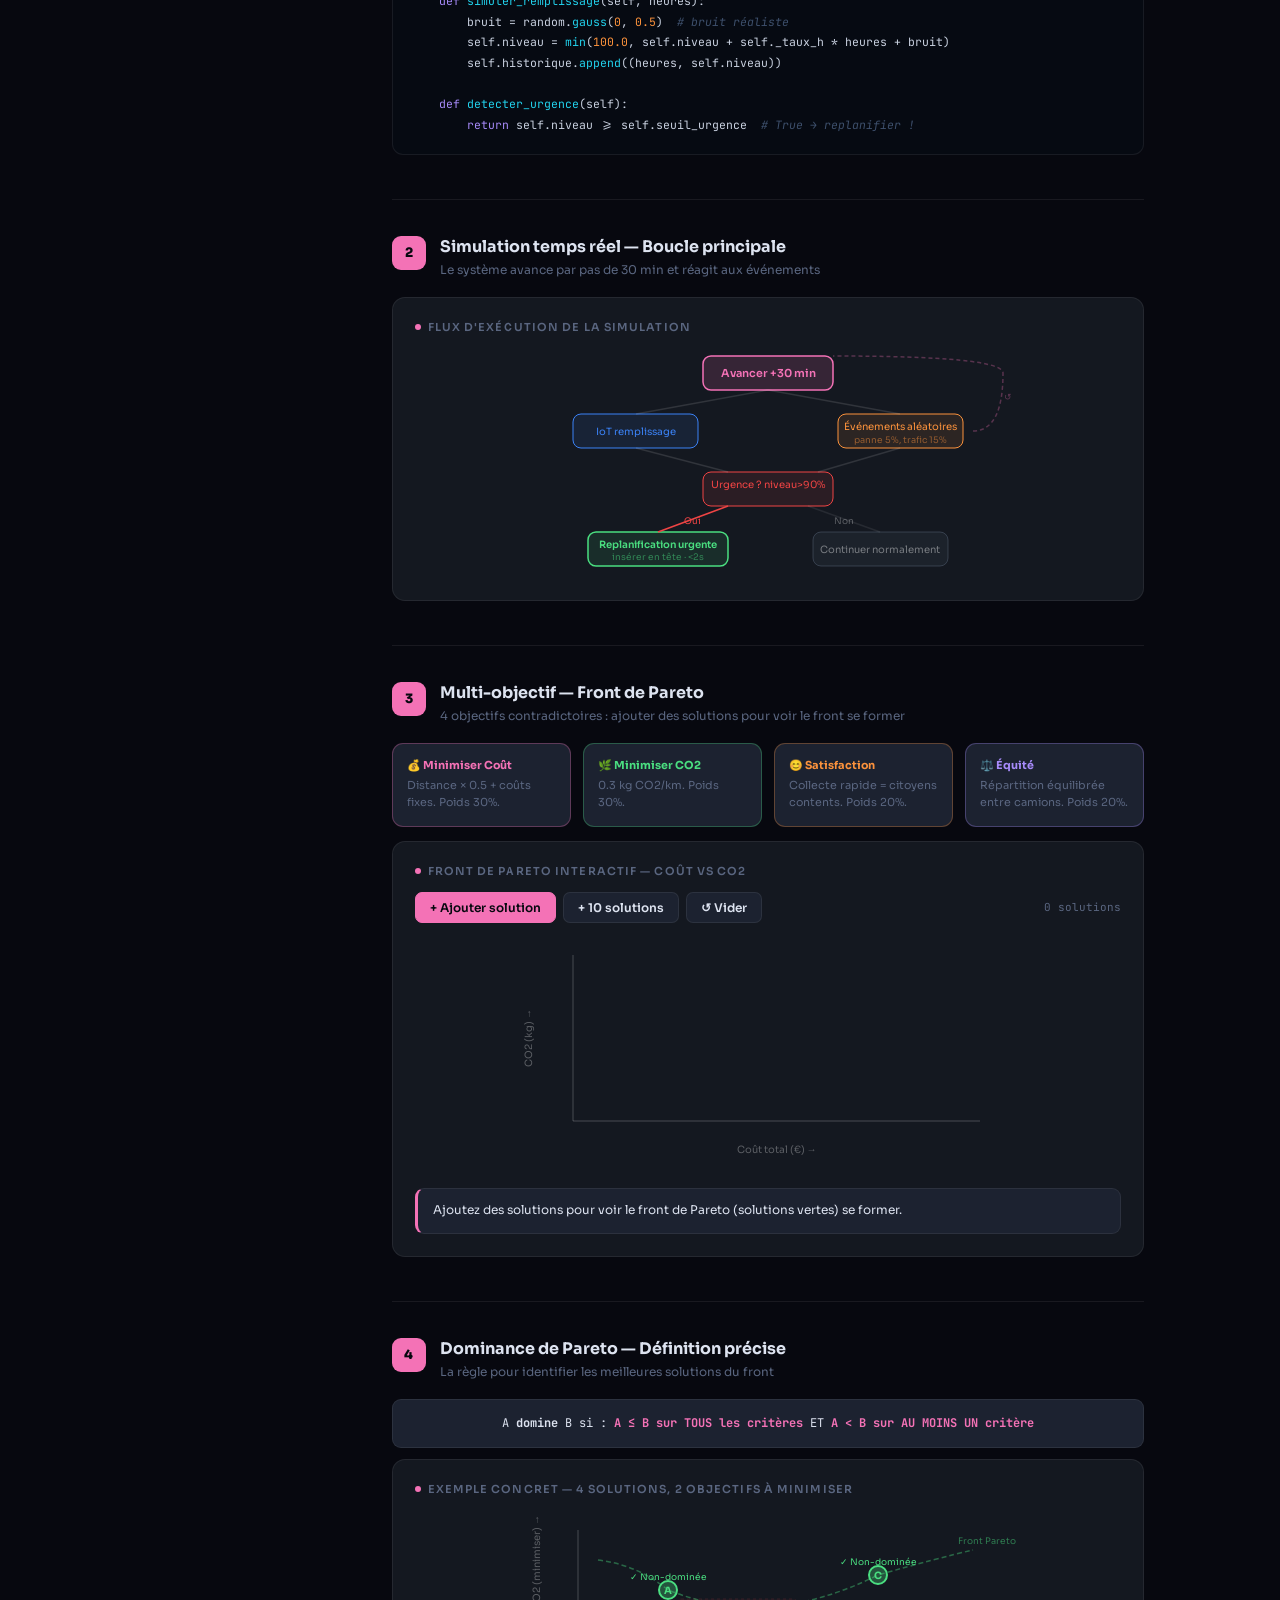
<file: apprendre_projet_enrichi.html>
<!DOCTYPE html>
<html lang="fr">
<head>
<meta charset="UTF-8">
<meta name="viewport" content="width=device-width, initial-scale=1.0">
<meta name="description" content="Guide interactif VillePropre: Comprendre les heuristiques d'optimisation (Dijkstra, Tabou, VRP).">
<meta name="theme-color" content="#05080f">
<title>Guide Interactif — Comprendre chaque étape</title>
<link rel="icon" type="image/svg+xml" href="[data-uri]" />
<link rel="stylesheet" href="css/explication.css">
</head>
<body>
<div class="layout">

<!-- ═══ SIDEBAR ═══ -->
<nav class="sidebar">
  <div class="sidebar-logo">
    <div style="margin-bottom: 20px;">
      <a href="index.html" style="text-decoration:none; color:var(--muted); font-size: 13px; font-family:'DM Sans', sans-serif; display:flex; align-items:center; gap: 8px; transition: color 0.2s ease;" onmouseover="this.style.color='#fff'" onmouseout="this.style.color='var(--muted)'">
        <span>←</span> Retour à l'accueil
      </a>
    </div>
    <h1>🎓 Guide Interactif</h1>
    <p>Comprendre chaque étape</p>
  </div>
  <div style="--lc:var(--n1)">
    <div class="level-header" onclick="toggleLevel('l1',this)">
      <div class="level-dot" style="background:var(--n1);color:#07080f">1</div>N1 · Graphe Routier
    </div>
    <div class="step-links" id="links-l1">
      <a class="step-link" href="#l1s1">Qu'est-ce qu'un graphe ?</a>
      <a class="step-link" href="#l1s2">Modéliser en Python</a>
      <a class="step-link" href="#l1s3">Distance euclidienne</a>
      <a class="step-link" href="#l1s4">Dijkstra pas à pas</a>
      <a class="step-link" href="#l1s5">Matrice des distances</a>
    </div>
  </div>
  <div style="--lc:var(--n2)">
    <div class="level-header" onclick="toggleLevel('l2',this)">
      <div class="level-dot" style="background:var(--n2);color:#07080f">2</div>N2 · Affectation
    </div>
    <div class="step-links" id="links-l2">
      <a class="step-link" href="#l2s1">Graphe biparti</a>
      <a class="step-link" href="#l2s2">Contrainte capacité</a>
      <a class="step-link" href="#l2s3">Algorithme glouton</a>
      <a class="step-link" href="#l2s4">Équilibrage charges</a>
    </div>
  </div>
  <div style="--lc:var(--n3)">
    <div class="level-header" onclick="toggleLevel('l3',this)">
      <div class="level-dot" style="background:var(--n3);color:#07080f">3</div>N3 · Créneaux
    </div>
    <div class="step-links" id="links-l3">
      <a class="step-link" href="#l3s1">Graphe triparti</a>
      <a class="step-link" href="#l3s2">Fenêtres horaires</a>
      <a class="step-link" href="#l3s3">Détection chevauchement</a>
      <a class="step-link" href="#l3s4">Planning semaine</a>
    </div>
  </div>
  <div style="--lc:var(--n4)">
    <div class="level-header" onclick="toggleLevel('l4',this)">
      <div class="level-dot" style="background:var(--n4);color:#07080f">4</div>N4 · VRP
    </div>
    <div class="step-links" id="links-l4">
      <a class="step-link" href="#l4s1">Problème VRP</a>
      <a class="step-link" href="#l4s2">Plus proche voisin</a>
      <a class="step-link" href="#l4s3">Algorithme 2-opt</a>
      <a class="step-link" href="#l4s4">Recherche Tabou</a>
    </div>
  </div>
  <div style="--lc:var(--n5)">
    <div class="level-header" onclick="toggleLevel('l5',this)">
      <div class="level-dot" style="background:var(--n5);color:#07080f">5</div>N5 · Dynamique
    </div>
    <div class="step-links" id="links-l5">
      <a class="step-link" href="#l5s1">Capteurs IoT</a>
      <a class="step-link" href="#l5s2">Simulation temps réel</a>
      <a class="step-link" href="#l5s3">Multi-objectif Pareto</a>
      <a class="step-link" href="#l5s4">Dominance Pareto</a>
    </div>
  </div>
  <!-- NOUVELLES SECTIONS -->
  <div style="--lc:#e2c96e">
    <div class="level-header" onclick="toggleLevel('ljson',this)">
      <div class="level-dot" style="background:#e2c96e;color:#07080f">📄</div>Formats JSON
    </div>
    <div class="step-links" id="links-ljson">
      <a class="step-link" href="#js1">input/output N1</a>
      <a class="step-link" href="#js2">input/output N2</a>
      <a class="step-link" href="#js3">input/output N3</a>
      <a class="step-link" href="#js4">input/output N4</a>
      <a class="step-link" href="#js5">input/output N5</a>
    </div>
  </div>
  <div style="--lc:#38bdf8">
    <div class="level-header" onclick="toggleLevel('larch',this)">
      <div class="level-dot" style="background:#38bdf8;color:#07080f">🗂</div>Architecture
    </div>
    <div class="step-links" id="links-larch">
      <a class="step-link" href="#arch1">Arborescence</a>
      <a class="step-link" href="#arch2">Module commun</a>
      <a class="step-link" href="#arch3">Réutilisation</a>
      <a class="step-link" href="#arch4">Tests & Barème</a>
    </div>
  </div>
  <div style="--lc:#f87171">
    <div class="level-header" onclick="toggleLevel('lcode',this)">
      <div class="level-dot" style="background:#f87171;color:#07080f">🔧</div>Méthodes manquantes
    </div>
    <div class="step-links" id="links-lcode">
      <a class="step-link" href="#mc1">calculer_penalite()</a>
      <a class="step-link" href="#mc2">Tournee — méthodes</a>
      <a class="step-link" href="#mc3">recherche_tabou()</a>
      <a class="step-link" href="#mc4">Dashboard & Replan.</a>
    </div>
  </div>
</nav>

<!-- ═══ MAIN ═══ -->
<main class="main">
<div class="main-inner">

<!-- ══════════════════ N1 ══════════════════ -->
<section class="level-section" style="--lc:var(--n1)">
  <div class="level-hero" style="background:linear-gradient(135deg,rgba(34,211,238,.07),transparent);border:1px solid rgba(34,211,238,.15)">
    <div class="level-badge" style="background:rgba(34,211,238,.12);color:var(--n1)">
      <span style="width:18px;height:18px;background:var(--n1);border-radius:5px;display:inline-flex;align-items:center;justify-content:center;font-size:10px;font-weight:800;color:#07080f">1</span>
      NIVEAU 1 — RÉSEAU ROUTIER
    </div>
    <div class="level-title">Modéliser la ville comme un graphe</div>
    <div class="level-desc">On veut trouver le chemin le plus court entre n'importe quels deux points de collecte. Pour ça, on modélise le réseau routier comme un <strong>graphe pondéré</strong> et on utilise l'algorithme de <strong>Dijkstra</strong>.</div>
    <div class="level-goal">🎯 <strong>Objectif :</strong> Calculer la matrice 10×10 des distances optimales entre tous les points (dépôt + 9 quartiers).</div>
  </div>

  <!-- 1.1 -->
  <div class="step" id="l1s1">
    <div class="step-header">
      <div class="step-number">1</div>
      <div class="step-title-group"><h3>Qu'est-ce qu'un graphe ?</h3><p>La structure de données de base du projet</p></div>
    </div>
    <div class="explain-row">
      <div class="explain-card"><h4>Sommet (Nœud)</h4><p>Un point dans le graphe. Ici : le dépôt (id=0) ou un quartier de collecte.</p></div>
      <div class="explain-card"><h4>Arête</h4><p>Une connexion entre deux sommets. Ici : une route qui relie deux points de collecte.</p></div>
      <div class="explain-card"><h4>Poids</h4><p>La valeur associée à une arête. Ici : la distance en km entre deux points.</p></div>
    </div>
    <div class="viz-box">
      <div class="viz-title">Exemple — graphe à 5 nœuds</div>
      <svg class="demo" viewBox="0 0 500 190" height="190">
        <line x1="80" y1="100" x2="210" y2="50" stroke="rgba(34,211,238,.3)" stroke-width="2"/>
        <line x1="80" y1="100" x2="210" y2="150" stroke="rgba(34,211,238,.3)" stroke-width="2"/>
        <line x1="210" y1="50" x2="350" y2="50" stroke="rgba(34,211,238,.3)" stroke-width="2"/>
        <line x1="210" y1="150" x2="350" y2="150" stroke="rgba(34,211,238,.3)" stroke-width="2"/>
        <line x1="350" y1="50" x2="430" y2="100" stroke="rgba(34,211,238,.3)" stroke-width="2"/>
        <line x1="350" y1="150" x2="430" y2="100" stroke="rgba(34,211,238,.3)" stroke-width="2"/>
        <text x="135" y="62" fill="rgba(34,211,238,.7)" font-size="11" font-family="JetBrains Mono,monospace">3.2</text>
        <text x="135" y="142" fill="rgba(34,211,238,.7)" font-size="11" font-family="JetBrains Mono,monospace">4.1</text>
        <text x="270" y="38" fill="rgba(34,211,238,.7)" font-size="11" font-family="JetBrains Mono,monospace">5.8</text>
        <text x="270" y="168" fill="rgba(34,211,238,.7)" font-size="11" font-family="JetBrains Mono,monospace">2.4</text>
        <text x="385" y="68" fill="rgba(34,211,238,.7)" font-size="11" font-family="JetBrains Mono,monospace">3.0</text>
        <text x="385" y="138" fill="rgba(34,211,238,.7)" font-size="11" font-family="JetBrains Mono,monospace">1.9</text>
        <circle cx="80" cy="100" r="22" fill="rgba(34,211,238,.15)" stroke="#22d3ee" stroke-width="2"/>
        <text x="80" y="96" text-anchor="middle" fill="#22d3ee" font-size="9" font-family="Sora,sans-serif" font-weight="700">DÉPÔT</text>
        <text x="80" y="108" text-anchor="middle" fill="#22d3ee" font-size="10" font-family="JetBrains Mono,monospace">v₀</text>
        <circle cx="210" cy="50" r="18" fill="rgba(167,139,250,.12)" stroke="#a78bfa" stroke-width="1.5"/>
        <text x="210" y="54" text-anchor="middle" fill="#a78bfa" font-size="12" font-family="JetBrains Mono,monospace" font-weight="700">v₁</text>
        <circle cx="210" cy="150" r="18" fill="rgba(167,139,250,.12)" stroke="#a78bfa" stroke-width="1.5"/>
        <text x="210" y="154" text-anchor="middle" fill="#a78bfa" font-size="12" font-family="JetBrains Mono,monospace" font-weight="700">v₂</text>
        <circle cx="350" cy="50" r="18" fill="rgba(167,139,250,.12)" stroke="#a78bfa" stroke-width="1.5"/>
        <text x="350" y="54" text-anchor="middle" fill="#a78bfa" font-size="12" font-family="JetBrains Mono,monospace" font-weight="700">v₃</text>
        <circle cx="350" cy="150" r="18" fill="rgba(167,139,250,.12)" stroke="#a78bfa" stroke-width="1.5"/>
        <text x="350" y="154" text-anchor="middle" fill="#a78bfa" font-size="12" font-family="JetBrains Mono,monospace" font-weight="700">v₄</text>
        <circle cx="430" cy="100" r="18" fill="rgba(74,222,128,.12)" stroke="#4ade80" stroke-width="1.5"/>
        <text x="430" y="104" text-anchor="middle" fill="#4ade80" font-size="12" font-family="JetBrains Mono,monospace" font-weight="700">v₅</text>
        <text x="250" y="185" text-anchor="middle" fill="rgba(255,255,255,.2)" font-size="10" font-family="Sora,sans-serif">6 sommets · 6 arêtes pondérées · graphe non-orienté</text>
      </svg>
    </div>
    <div class="callout info"><span class="callout-icon">ℹ️</span><span>Dans notre projet, le graphe est <strong>non-orienté</strong> (on peut circuler dans les deux sens sur chaque route) et <strong>connexe</strong> (tous les points sont accessibles depuis le dépôt).</span></div>
  </div>
  <hr class="divider">

  <!-- 1.2 -->
  <div class="step" id="l1s2">
    <div class="step-header">
      <div class="step-number">2</div>
      <div class="step-title-group"><h3>Modéliser la ville en Python</h3><p>Deux classes : PointCollecte et GrapheRoutier</p></div>
    </div>
    <div class="code-box">
      <div class="code-header"><div class="code-dot" style="background:#ef4444"></div><div class="code-dot" style="background:#f59e0b"></div><div class="code-dot" style="background:#4ade80"></div><span class="code-filename">point_collecte.py</span></div>
      <pre><span class="kw">class</span> <span class="cls">PointCollecte</span>:
    <span class="kw">def</span> <span class="fn">__init__</span>(self, id_point, x, y, nom=<span class="str">""</span>):
        self.id  = id_point   <span class="cm"># ex: 0 = dépôt, 1 = Quartier Nord</span>
        self.x   = x          <span class="cm"># coordonnée X sur la carte</span>
        self.y   = y          <span class="cm"># coordonnée Y sur la carte</span>
        self.nom = nom        <span class="cm"># nom lisible (optionnel)</span>

    <span class="kw">def</span> <span class="fn">distance_vers</span>(self, autre):
        <span class="cm"># Formule : √((x2-x1)² + (y2-y1)²)</span>
        <span class="kw">import</span> math
        <span class="kw">return</span> math.sqrt((autre.x - self.x)**<span class="num">2</span> + (autre.y - self.y)**<span class="num">2</span>)</pre>
    </div>
    <div class="code-box">
      <div class="code-header"><div class="code-dot" style="background:#ef4444"></div><div class="code-dot" style="background:#f59e0b"></div><div class="code-dot" style="background:#4ade80"></div><span class="code-filename">graphe_routier.py</span></div>
      <pre><span class="kw">class</span> <span class="cls">GrapheRoutier</span>:
    <span class="kw">def</span> <span class="fn">__init__</span>(self):
        self.sommets    = {}  <span class="cm"># { id → PointCollecte }</span>
        self.aretes     = {}  <span class="cm"># { (id1,id2) → distance }</span>
        self._adjacence = {}  <span class="cm"># { id → [(voisin, distance)] }</span>

    <span class="kw">def</span> <span class="fn">ajouter_arete</span>(self, id1, id2, distance=<span class="kw">None</span>):
        <span class="kw">if</span> distance <span class="kw">is None</span>:
            distance = self.sommets[id1].<span class="fn">distance_vers</span>(self.sommets[id2])
        <span class="cm"># Non-orienté → stocker les 2 sens</span>
        self._adjacence[id1].<span class="fn">append</span>((id2, distance))
        self._adjacence[id2].<span class="fn">append</span>((id1, distance))</pre>
    </div>
  </div>
  <hr class="divider">

  <!-- 1.3 -->
  <div class="step" id="l1s3">
    <div class="step-header">
      <div class="step-number">3</div>
      <div class="step-title-group"><h3>Distance euclidienne</h3><p>Le calcul de base qui donne le poids de chaque arête</p></div>
    </div>
    <div class="formula">d(A, B) = <span class="hi">√( (x<sub>B</sub>−x<sub>A</sub>)² + (y<sub>B</sub>−y<sub>A</sub>)² )</span></div>
    <div class="viz-box">
      <div class="viz-title">Exemple — Dépôt (0,0) → Quartier Nord (2.5, 3.1)</div>
      <svg class="demo" viewBox="0 0 460 190" height="185">
        <defs><marker id="arr1" markerWidth="6" markerHeight="6" refX="3" refY="3" orient="auto"><path d="M0,0 L6,3 L0,6 Z" fill="#22d3ee"/></marker></defs>
        <line x1="60" y1="160" x2="400" y2="160" stroke="rgba(255,255,255,.1)" stroke-width="1"/>
        <line x1="60" y1="160" x2="60" y2="20" stroke="rgba(255,255,255,.1)" stroke-width="1"/>
        <line x1="60" y1="160" x2="260" y2="160" stroke="rgba(251,146,60,.5)" stroke-width="2" stroke-dasharray="5,3"/>
        <line x1="260" y1="160" x2="260" y2="60" stroke="rgba(167,139,250,.5)" stroke-width="2" stroke-dasharray="5,3"/>
        <line x1="60" y1="160" x2="258" y2="62" stroke="#22d3ee" stroke-width="2.5" marker-end="url(#arr1)"/>
        <text x="160" y="178" text-anchor="middle" fill="rgba(251,146,60,.8)" font-size="11" font-family="JetBrains Mono,monospace">Δx = 2.5</text>
        <text x="282" y="112" fill="rgba(167,139,250,.8)" font-size="11" font-family="JetBrains Mono,monospace">Δy = 3.1</text>
        <text x="130" y="100" fill="#22d3ee" font-size="12" font-family="JetBrains Mono,monospace">d = √(2.5²+3.1²)</text>
        <text x="130" y="118" fill="#22d3ee" font-size="12" font-family="JetBrains Mono,monospace">  = √(6.25+9.61)</text>
        <text x="130" y="136" fill="#22d3ee" font-size="13" font-family="JetBrains Mono,monospace" font-weight="700">  ≈ 3.98 km ✓</text>
        <circle cx="60" cy="160" r="9" fill="rgba(34,211,238,.2)" stroke="#22d3ee" stroke-width="2"/>
        <text x="60" y="163" text-anchor="middle" fill="#22d3ee" font-size="8">D</text>
        <text x="60" y="178" text-anchor="middle" fill="rgba(255,255,255,.3)" font-size="9" font-family="JetBrains Mono,monospace">(0,0)</text>
        <circle cx="260" cy="60" r="9" fill="rgba(167,139,250,.2)" stroke="#a78bfa" stroke-width="2"/>
        <text x="260" y="63" text-anchor="middle" fill="#a78bfa" font-size="8">N</text>
        <text x="260" y="46" text-anchor="middle" fill="rgba(255,255,255,.3)" font-size="9" font-family="JetBrains Mono,monospace">(2.5, 3.1)</text>
      </svg>
    </div>
  </div>
  <hr class="divider">

  <!-- 1.4 DIJKSTRA -->
  <div class="step" id="l1s4">
    <div class="step-header">
      <div class="step-number">4</div>
      <div class="step-title-group"><h3>Algorithme de Dijkstra — Pas à pas</h3><p>Clique sur Suivant pour voir chaque étape de l'exploration</p></div>
    </div>
    <div class="callout info"><span class="callout-icon">💡</span><span><strong>Idée clé :</strong> On maintient pour chaque nœud la meilleure distance connue depuis la source. À chaque étape, on explore le nœud non-visité le plus proche et on tente d'améliorer les distances de ses voisins.</span></div>
    <div class="viz-box">
      <div class="viz-title">Simulation interactive — Dépôt(A) → Destination(E)</div>
      <div class="stepper-controls">
        <button class="step-btn" onclick="dijkPrev()" id="dijk-prev">← Précédent</button>
        <button class="step-btn primary" onclick="dijkNext()" id="dijk-next">Suivant →</button>
        <button class="step-btn" onclick="dijkReset()">↺ Recommencer</button>
        <span class="step-indicator" id="dijk-ind">Étape 0 / 6</span>
      </div>
      <svg id="dijk-svg" class="demo" viewBox="0 0 560 200" height="210"></svg>
      <div class="step-desc" id="dijk-desc">Appuyez sur <strong>Suivant</strong> pour démarrer. Graphe : A→B (3), A→C (4), B→C (2), B→D (5), C→E (7), D→E (2).</div>
    </div>
    <div class="code-box">
      <div class="code-header"><div class="code-dot" style="background:#ef4444"></div><div class="code-dot" style="background:#f59e0b"></div><div class="code-dot" style="background:#4ade80"></div><span class="code-filename">graphe_routier.py — plus_court_chemin()</span></div>
      <pre><span class="kw">import</span> heapq

<span class="kw">def</span> <span class="fn">plus_court_chemin</span>(self, depart, arrivee):
    distances     = {id: <span class="fn">float</span>(<span class="str">'inf'</span>) <span class="kw">for</span> id <span class="kw">in</span> self.sommets}
    predecesseurs = {id: <span class="kw">None</span> <span class="kw">for</span> id <span class="kw">in</span> self.sommets}
    distances[depart] = <span class="num">0</span>
    file = [(<span class="num">0</span>, depart)]  <span class="cm"># (distance, sommet)</span>
    visites = <span class="fn">set</span>()

    <span class="kw">while</span> file:
        dist_actuelle, sommet = heapq.<span class="fn">heappop</span>(file)  <span class="cm"># extraire le + proche</span>
        <span class="kw">if</span> sommet <span class="kw">in</span> visites: <span class="kw">continue</span>
        visites.<span class="fn">add</span>(sommet)

        <span class="kw">for</span> voisin, poids <span class="kw">in</span> self._adjacence[sommet]:
            nouvelle_dist = dist_actuelle + poids
            <span class="kw">if</span> nouvelle_dist < distances[voisin]:   <span class="cm"># amélioration trouvée ?</span>
                distances[voisin]     = nouvelle_dist
                predecesseurs[voisin] = sommet
                heapq.<span class="fn">heappush</span>(file, (nouvelle_dist, voisin))

    <span class="cm"># Reconstruire le chemin en remontant les prédécesseurs</span>
    chemin, cur = [], arrivee
    <span class="kw">while</span> cur <span class="kw">is not None</span>:
        chemin.<span class="fn">append</span>(cur)
        cur = predecesseurs[cur]
    <span class="kw">return</span> distances[arrivee], chemin[::<span class="num">-1</span>]</pre>
    </div>
    <div class="quiz-box">
      <div class="quiz-q">❓ Pourquoi utilise-t-on un tas (heapq) plutôt qu'une liste simple ?</div>
      <div class="quiz-options">
        <div class="quiz-opt" onclick="quiz(this,'wrong')">🅐 Pour trier les nœuds par nom alphabétique</div>
        <div class="quiz-opt" onclick="quiz(this,'correct')">🅑 Pour extraire le nœud de distance minimale en O(log V) au lieu de O(V)</div>
        <div class="quiz-opt" onclick="quiz(this,'wrong')">🅒 Pour éviter les doublons dans le graphe</div>
        <div class="quiz-opt" onclick="quiz(this,'wrong')">🅓 Pour stocker les arêtes plus efficacement</div>
      </div>
      <div class="quiz-feedback" id="qfb1">✅ <strong>Exact !</strong> La file de priorité min (tas binaire) permet d'extraire le minimum en O(log V). Sans ça, chercher le minimum dans une liste coûte O(V), ce qui porte la complexité totale à O(V²) au lieu de O((V+E)logV).</div>
    </div>
  </div>
  <hr class="divider">

  <!-- 1.5 MATRIX -->
  <div class="step" id="l1s5">
    <div class="step-header">
      <div class="step-number">5</div>
      <div class="step-title-group"><h3>Matrice des distances</h3><p>On lance Dijkstra depuis chaque sommet pour remplir toute la matrice</p></div>
    </div>
    <div class="callout tip"><span class="callout-icon">✅</span><span><strong>3 propriétés à vérifier :</strong> (1) Diagonale = 0, (2) Symétrie d(i,j)=d(j,i), (3) Inégalité triangulaire d(i,k) ≤ d(i,j)+d(j,k).</span></div>
    <div class="viz-box">
      <div class="viz-title">Matrice 4×4 — 4 premiers points (code couleur par distance)</div>
      <table class="nice-table">
        <thead><tr><th>—</th><th>0 Dépôt</th><th>1 Q.Nord</th><th>2 Centre</th><th>3 Z.Ind.</th></tr></thead>
        <tbody>
          <tr><td><strong>0 Dépôt</strong></td><td style="color:var(--muted)">0.00</td><td style="color:#22d3ee">3.98</td><td style="color:#f59e0b">8.18</td><td style="color:#ef4444">8.32</td></tr>
          <tr><td><strong>1 Q.Nord</strong></td><td style="color:#22d3ee">3.98</td><td style="color:var(--muted)">0.00</td><td style="color:#22d3ee">4.20</td><td style="color:#f59e0b">8.64</td></tr>
          <tr><td><strong>2 Centre</strong></td><td style="color:#f59e0b">8.18</td><td style="color:#22d3ee">4.20</td><td style="color:var(--muted)">0.00</td><td style="color:#22d3ee">4.44</td></tr>
          <tr><td><strong>3 Z.Ind.</strong></td><td style="color:#ef4444">8.32</td><td style="color:#f59e0b">8.64</td><td style="color:#22d3ee">4.44</td><td style="color:var(--muted)">0.00</td></tr>
        </tbody>
      </table>
      <div style="margin-top:10px;display:flex;gap:14px;flex-wrap:wrap">
        <span style="font-size:11px;color:var(--muted);display:flex;align-items:center;gap:5px"><span style="width:10px;height:10px;background:#22d3ee;border-radius:2px;display:inline-block"></span>Court &lt;5km</span>
        <span style="font-size:11px;color:var(--muted);display:flex;align-items:center;gap:5px"><span style="width:10px;height:10px;background:#f59e0b;border-radius:2px;display:inline-block"></span>Moyen 5-8km</span>
        <span style="font-size:11px;color:var(--muted);display:flex;align-items:center;gap:5px"><span style="width:10px;height:10px;background:#ef4444;border-radius:2px;display:inline-block"></span>Long &gt;8km</span>
      </div>
    </div>
    <div class="code-box">
      <div class="code-header"><div class="code-dot" style="background:#ef4444"></div><div class="code-dot" style="background:#f59e0b"></div><div class="code-dot" style="background:#4ade80"></div><span class="code-filename">graphe_routier.py — matrice_distances()</span></div>
      <pre><span class="kw">def</span> <span class="fn">matrice_distances</span>(self):
    ids = <span class="fn">sorted</span>(self.sommets.keys())
    matrice = {}
    <span class="kw">for</span> i <span class="kw">in</span> ids:
        matrice[i] = {}
        <span class="kw">for</span> j <span class="kw">in</span> ids:
            <span class="kw">if</span> i == j:
                matrice[i][j] = <span class="num">0.0</span>
            <span class="kw">else</span>:
                dist, _ = self.<span class="fn">plus_court_chemin</span>(i, j)  <span class="cm"># Dijkstra</span>
                matrice[i][j] = dist
    <span class="kw">return</span> matrice  <span class="cm"># Complexité totale : O(V × (V+E)logV)</span></pre>
    </div>
  </div>
</section>

<!-- ══════════════════ N2 ══════════════════ -->
<section class="level-section" style="--lc:var(--n2)">
  <div class="level-hero" style="background:linear-gradient(135deg,rgba(167,139,250,.07),transparent);border:1px solid rgba(167,139,250,.15)">
    <div class="level-badge" style="background:rgba(167,139,250,.12);color:var(--n2)">
      <span style="width:18px;height:18px;background:var(--n2);border-radius:5px;display:inline-flex;align-items:center;justify-content:center;font-size:10px;font-weight:800;color:#07080f">2</span>
      NIVEAU 2 — AFFECTATION
    </div>
    <div class="level-title">Qui fait quoi ? Camion ↔ Zone</div>
    <div class="level-desc">On a 3 camions et 6 zones à couvrir. On veut affecter chaque zone à un camion de façon optimale, en respectant les <strong>capacités</strong> et l'<strong>accessibilité</strong>. Le modèle est un <strong>graphe biparti</strong>.</div>
    <div class="level-goal">🎯 <strong>Objectif :</strong> Affecter les 6 zones aux 3 camions sans dépasser les capacités, et équilibrer les charges (écart-type &lt; 20%).</div>
  </div>

  <!-- 2.1 -->
  <div class="step" id="l2s1">
    <div class="step-header">
      <div class="step-number">1</div>
      <div class="step-title-group"><h3>Graphe biparti — Définition</h3><p>Deux groupes distincts : les arêtes ne connectent que des nœuds de groupes différents</p></div>
    </div>
    <div class="callout info"><span class="callout-icon">🔑</span><span>Un graphe G=(C∪Z, E) est <strong>biparti</strong> si ses sommets se divisent en 2 ensembles C et Z tels qu'aucune arête ne relie deux sommets du même ensemble. Ici C = camions, Z = zones.</span></div>
    <div class="viz-box">
      <div class="viz-title">Graphe biparti complet — avant affectation</div>
      <svg id="bip-svg" class="demo" viewBox="0 0 500 280" height="280"></svg>
      <div style="display:flex;gap:14px;margin-top:10px;flex-wrap:wrap">
        <span style="font-size:11px;color:var(--muted);display:flex;align-items:center;gap:5px"><span style="width:10px;height:10px;background:#3b82f6;border-radius:50%;display:inline-block"></span>Camions (C)</span>
        <span style="font-size:11px;color:var(--muted);display:flex;align-items:center;gap:5px"><span style="width:10px;height:10px;background:#f59e0b;border-radius:50%;display:inline-block"></span>Zones (Z)</span>
        <span style="font-size:11px;color:var(--muted);display:flex;align-items:center;gap:5px"><span style="width:18px;height:2px;background:rgba(255,255,255,.2);display:inline-block"></span>Possible</span>
        <span style="font-size:11px;color:var(--muted);display:flex;align-items:center;gap:5px"><span style="width:18px;height:2px;background:#a78bfa;display:inline-block"></span>Sélectionnée</span>
      </div>
    </div>
  </div>
  <hr class="divider">

  <!-- 2.2 -->
  <div class="step" id="l2s2">
    <div class="step-header">
      <div class="step-number">2</div>
      <div class="step-title-group"><h3>Contrainte de capacité</h3><p>Chaque camion a une limite de poids à ne pas dépasser</p></div>
    </div>
    <div class="formula">Pour chaque camion c<sub>k</sub> : <span class="hi">∑ volume(z<sub>j</sub>) ≤ Capacité(c<sub>k</sub>)</span></div>
    <div class="viz-box">
      <div class="viz-title">Simulateur capacité — Camion 1 (5000 kg max)</div>
      <div id="cap-zones-list" style="display:flex;gap:8px;flex-wrap:wrap;margin-bottom:14px;min-height:36px"></div>
      <div style="height:16px;background:rgba(255,255,255,.06);border-radius:8px;overflow:hidden;margin-bottom:6px">
        <div id="cap-bar" style="height:100%;border-radius:8px;background:linear-gradient(90deg,var(--n2),var(--n4));width:0%;transition:width .6s ease"></div>
      </div>
      <div id="cap-label" style="font-family:'JetBrains Mono',monospace;font-size:12px;color:var(--muted);margin-bottom:12px">0 / 5000 kg (0%)</div>
      <div style="display:flex;gap:8px;flex-wrap:wrap">
        <button class="step-btn" onclick="addCap(1,'Zone 4',2100,'#fb923c')">+ Zone 4 — 2100 kg</button>
        <button class="step-btn" onclick="addCap(2,'Zone 2',1800,'#f472b6')">+ Zone 2 — 1800 kg</button>
        <button class="step-btn" onclick="addCap(3,'Zone 1',1200,'#a78bfa')">+ Zone 1 — 1200 kg</button>
        <button class="step-btn" onclick="addCap(4,'Zone 3',900,'#4ade80')">+ Zone 3 — 900 kg</button>
        <button class="step-btn" onclick="resetCap()">↺ Vider</button>
      </div>
      <div id="cap-msg" style="margin-top:10px;font-size:12px;font-weight:600;display:none"></div>
    </div>
  </div>
  <hr class="divider">

  <!-- 2.3 -->
  <div class="step" id="l2s3">
    <div class="step-header">
      <div class="step-number">3</div>
      <div class="step-title-group"><h3>Algorithme Glouton — Étape par étape</h3><p>Meilleure décision locale à chaque instant</p></div>
    </div>
    <div class="callout warn"><span class="callout-icon">⚠️</span><span>Le glouton <strong>ne garantit pas l'optimum global</strong>. Mais il est rapide O(n log n) et donne de bonnes solutions en pratique. Pour l'optimum exact, il faudrait la programmation linéaire entière (beaucoup plus lent).</span></div>
    <div class="viz-box">
      <div class="viz-title">Simulation glouton — cliquer pour avancer</div>
      <div class="stepper-controls">
        <button class="step-btn primary" onclick="greedyNext()" id="greedy-btn">Étape suivante →</button>
        <button class="step-btn" onclick="greedyReset()">↺ Recommencer</button>
        <span class="step-indicator" id="greedy-ind">0 / 6</span>
      </div>
      <svg id="greedy-svg" class="demo" viewBox="0 0 500 240" height="240"></svg>
      <div class="step-desc" id="greedy-desc">Zones triées par volume décroissant : Zone4(2100) → Zone2(1800) → Zone5(1500) → Zone1(1200) → Zone3(900). On va affecter une par une.</div>
    </div>
    <div class="code-box">
      <div class="code-header"><div class="code-dot" style="background:#ef4444"></div><div class="code-dot" style="background:#f59e0b"></div><div class="code-dot" style="background:#4ade80"></div><span class="code-filename">affectateur_biparti.py — affectation_gloutonne()</span></div>
      <pre><span class="kw">def</span> <span class="fn">affectation_gloutonne</span>(self):
    <span class="cm"># ÉTAPE 1 : trier les zones par volume décroissant</span>
    zones_triees = <span class="fn">sorted</span>(self.zones.values(),
                           key=<span class="kw">lambda</span> z: z.volume_moyen, reverse=<span class="kw">True</span>)
    affectation = {cid: [] <span class="kw">for</span> cid <span class="kw">in</span> self.camions}

    <span class="kw">for</span> zone <span class="kw">in</span> zones_triees:
        meilleur_camion, meilleur_cout = <span class="kw">None</span>, <span class="fn">float</span>(<span class="str">'inf'</span>)

        <span class="cm"># ÉTAPE 2 : trouver le camion le moins chargé accessible</span>
        <span class="kw">for</span> camion <span class="kw">in</span> self.camions.values():
            <span class="kw">if not</span> camion.<span class="fn">peut_servir_zone</span>(zone.id): <span class="kw">continue</span>
            nouvelle_charge = camion.charge_actuelle + zone.volume_moyen
            <span class="kw">if</span> nouvelle_charge > camion.capacite: <span class="kw">continue</span>  <span class="cm"># trop lourd</span>
            cout = camion.charge_actuelle  <span class="cm"># critère : charge actuelle</span>
            <span class="kw">if</span> cout < meilleur_cout:
                meilleur_cout, meilleur_camion = cout, camion

        <span class="cm"># ÉTAPE 3 : affecter et mettre à jour la charge</span>
        <span class="kw">if</span> meilleur_camion:
            affectation[meilleur_camion.id].<span class="fn">append</span>(zone.id)
            meilleur_camion.charge_actuelle += zone.volume_moyen
    <span class="kw">return</span> affectation</pre>
    </div>
  </div>
  <hr class="divider">

  <!-- 2.4 -->
  <div class="step" id="l2s4">
    <div class="step-header">
      <div class="step-number">4</div>
      <div class="step-title-group"><h3>Équilibrage des charges</h3><p>Après l'affectation initiale, on déplace des zones pour réduire l'écart-type</p></div>
    </div>
    <div class="formula">Minimiser : <span class="hi">σ = √( ∑(charge(cₖ) − μ)² / n )</span></div>
    <div class="viz-box">
      <div class="viz-title">Avant / Après rééquilibrage</div>
      <svg class="demo" viewBox="0 0 500 155" height="155">
        <text x="125" y="16" text-anchor="middle" fill="rgba(255,255,255,.4)" font-size="10" font-family="Sora,sans-serif">AVANT</text>
        <rect x="40" y="22" width="50" height="110" rx="5" fill="rgba(59,130,246,.08)" stroke="rgba(59,130,246,.3)" stroke-width="1"/>
        <rect x="40" y="22" width="50" height="88" rx="5" fill="rgba(59,130,246,.4)"/>
        <text x="65" y="118" text-anchor="middle" fill="#3b82f6" font-size="9" font-family="JetBrains Mono,monospace">4100kg</text>
        <rect x="105" y="22" width="50" height="110" rx="5" fill="rgba(245,158,11,.08)" stroke="rgba(245,158,11,.3)" stroke-width="1"/>
        <rect x="105" y="22" width="50" height="27" rx="5" fill="rgba(245,158,11,.4)"/>
        <text x="130" y="118" text-anchor="middle" fill="#f59e0b" font-size="9" font-family="JetBrains Mono,monospace">1200kg</text>
        <rect x="170" y="22" width="50" height="110" rx="5" fill="rgba(0,212,170,.08)" stroke="rgba(0,212,170,.3)" stroke-width="1"/>
        <rect x="170" y="22" width="50" height="55" rx="5" fill="rgba(0,212,170,.4)"/>
        <text x="195" y="118" text-anchor="middle" fill="#00d4aa" font-size="9" font-family="JetBrains Mono,monospace">2300kg</text>
        <text x="125" y="144" text-anchor="middle" fill="#ef4444" font-size="10" font-family="JetBrains Mono,monospace">σ = 1205 kg ❌</text>
        <text x="258" y="82" text-anchor="middle" fill="rgba(255,255,255,.3)" font-size="24">→</text>
        <text x="385" y="16" text-anchor="middle" fill="rgba(255,255,255,.4)" font-size="10" font-family="Sora,sans-serif">APRÈS</text>
        <rect x="300" y="22" width="50" height="110" rx="5" fill="rgba(59,130,246,.08)" stroke="rgba(59,130,246,.3)" stroke-width="1"/>
        <rect x="300" y="32" width="50" height="100" rx="5" fill="rgba(59,130,246,.4)"/>
        <text x="325" y="118" text-anchor="middle" fill="#3b82f6" font-size="9" font-family="JetBrains Mono,monospace">2567kg</text>
        <rect x="365" y="22" width="50" height="110" rx="5" fill="rgba(245,158,11,.08)" stroke="rgba(245,158,11,.3)" stroke-width="1"/>
        <rect x="365" y="34" width="50" height="98" rx="5" fill="rgba(245,158,11,.4)"/>
        <text x="390" y="118" text-anchor="middle" fill="#f59e0b" font-size="9" font-family="JetBrains Mono,monospace">2433kg</text>
        <rect x="430" y="22" width="50" height="110" rx="5" fill="rgba(0,212,170,.08)" stroke="rgba(0,212,170,.3)" stroke-width="1"/>
        <rect x="430" y="33" width="50" height="99" rx="5" fill="rgba(0,212,170,.4)"/>
        <text x="455" y="118" text-anchor="middle" fill="#00d4aa" font-size="9" font-family="JetBrains Mono,monospace">2600kg</text>
        <text x="385" y="144" text-anchor="middle" fill="#4ade80" font-size="10" font-family="JetBrains Mono,monospace">σ = 69 kg ✓</text>
      </svg>
    </div>
  </div>
</section>

<!-- ══════════════════ N3 ══════════════════ -->
<section class="level-section" style="--lc:var(--n3)">
  <div class="level-hero" style="background:linear-gradient(135deg,rgba(251,146,60,.07),transparent);border:1px solid rgba(251,146,60,.15)">
    <div class="level-badge" style="background:rgba(251,146,60,.12);color:var(--n3)">
      <span style="width:18px;height:18px;background:var(--n3);border-radius:5px;display:inline-flex;align-items:center;justify-content:center;font-size:10px;font-weight:800;color:#07080f">3</span>
      NIVEAU 3 — CRÉNEAUX TEMPORELS
    </div>
    <div class="level-title">Quand collecter ? Camion ↔ Zone ↔ Créneau</div>
    <div class="level-desc">On ajoute la dimension <strong>temps</strong>. Chaque zone n'est accessible qu'à certaines heures. Un camion ne peut pas être à deux endroits simultanément. Le modèle devient un <strong>graphe triparti</strong>.</div>
    <div class="level-goal">🎯 <strong>Objectif :</strong> Générer un planning hebdomadaire sans conflits horaires, 0 chevauchement.</div>
  </div>

  <!-- 3.1 -->
  <div class="step" id="l3s1">
    <div class="step-header">
      <div class="step-number">1</div>
      <div class="step-title-group"><h3>Graphe triparti — 3 ensembles de nœuds</h3><p>On étend le graphe biparti avec un troisième ensemble : les créneaux</p></div>
    </div>
    <div class="explain-row">
      <div class="explain-card"><h4>C — Camions</h4><p>3 camions. Chacun a des zones accessibles et des pauses obligatoires (ex: déjeuner 12h-13h).</p></div>
      <div class="explain-card"><h4>Z — Zones</h4><p>6 zones avec une fenêtre horaire d'accessibilité : ex. zone résidentielle interdite la nuit.</p></div>
      <div class="explain-card"><h4>T — Créneaux</h4><p>9 créneaux de 2h sur 5 jours. Chaque créneau a un coefficient de congestion (1.0 à 2.0).</p></div>
    </div>
    <div class="callout info"><span class="callout-icon">🔑</span><span>Un triplet <strong>(c<sub>i</sub>, z<sub>j</sub>, t<sub>k</sub>)</strong> est <strong>réalisable</strong> si ET seulement si : (1) c<sub>i</sub> accède à z<sub>j</sub>, (2) z<sub>j</sub> ouverte pendant t<sub>k</sub>, (3) c<sub>i</sub> pas en pause pendant t<sub>k</sub>.</span></div>
    <div class="viz-box">
      <div class="viz-title">Structure du graphe triparti</div>
      <svg id="trip-svg" class="demo" viewBox="0 0 500 300" height="300"></svg>
    </div>
  </div>
  <hr class="divider">

  <!-- 3.2 -->
  <div class="step" id="l3s2">
    <div class="step-header">
      <div class="step-number">2</div>
      <div class="step-title-group"><h3>Fenêtres horaires</h3><p>Chaque zone a une plage d'accessibilité — en dehors, la collecte est interdite</p></div>
    </div>
    <div class="viz-box">
      <div class="viz-title">Vérification fenêtre horaire — 3 zones</div>
      <svg class="demo" viewBox="0 0 500 200" height="200">
        <text x="250" y="16" text-anchor="middle" fill="rgba(255,255,255,.3)" font-size="10" font-family="JetBrains Mono,monospace">00h    06h    12h    18h    24h</text>
        <line x1="30" y1="20" x2="470" y2="20" stroke="rgba(255,255,255,.06)" stroke-width="1"/>
        <!-- Zone 1: 06-18 -->
        <text x="30" y="48" fill="rgba(255,255,255,.4)" font-size="10" font-family="Sora,sans-serif">Zone résid.</text>
        <rect x="140" y="38" width="220" height="20" rx="4" fill="rgba(74,222,128,.2)" stroke="#4ade80" stroke-width="1.5"/>
        <text x="250" y="52" text-anchor="middle" fill="#4ade80" font-size="10" font-family="Sora,sans-serif">06:00 → 18:00 ✓</text>
        <rect x="30" y="38" width="110" height="20" rx="4" fill="rgba(239,68,68,.1)" stroke="rgba(239,68,68,.3)" stroke-width="1"/>
        <rect x="360" y="38" width="110" height="20" rx="4" fill="rgba(239,68,68,.1)" stroke="rgba(239,68,68,.3)" stroke-width="1"/>
        <!-- Zone 2: toute la journée -->
        <text x="30" y="90" fill="rgba(255,255,255,.4)" font-size="10" font-family="Sora,sans-serif">Zone indus.</text>
        <rect x="30" y="80" width="440" height="20" rx="4" fill="rgba(34,211,238,.15)" stroke="#22d3ee" stroke-width="1.5"/>
        <text x="250" y="94" text-anchor="middle" fill="#22d3ee" font-size="10" font-family="Sora,sans-serif">00:00 → 24:00 — Toujours accessible ✓</text>
        <!-- Zone 3: 08-14 only -->
        <text x="30" y="132" fill="rgba(255,255,255,.4)" font-size="10" font-family="Sora,sans-serif">Zone comm.</text>
        <rect x="168" y="122" width="110" height="20" rx="4" fill="rgba(251,146,60,.2)" stroke="#fb923c" stroke-width="1.5"/>
        <text x="223" y="136" text-anchor="middle" fill="#fb923c" font-size="10" font-family="Sora,sans-serif">08:00 → 14:00</text>
        <rect x="30" y="122" width="138" height="20" rx="4" fill="rgba(239,68,68,.1)" stroke="rgba(239,68,68,.25)" stroke-width="1"/>
        <rect x="278" y="122" width="192" height="20" rx="4" fill="rgba(239,68,68,.1)" stroke="rgba(239,68,68,.25)" stroke-width="1"/>
        <!-- Créneau exemple -->
        <line x1="195" y1="160" x2="195" y2="195" stroke="#fb923c" stroke-width="1.5" stroke-dasharray="3,2"/>
        <line x1="250" y1="160" x2="250" y2="195" stroke="#fb923c" stroke-width="1.5" stroke-dasharray="3,2"/>
        <rect x="192" y="162" width="62" height="22" rx="5" fill="rgba(74,222,128,.2)" stroke="#4ade80" stroke-width="1.5"/>
        <text x="223" y="177" text-anchor="middle" fill="#4ade80" font-size="9" font-family="Sora,sans-serif">10h-12h ✓</text>
        <line x1="380" y1="160" x2="380" y2="195" stroke="rgba(239,68,68,.5)" stroke-width="1.5" stroke-dasharray="3,2"/>
        <line x1="435" y1="160" x2="435" y2="195" stroke="rgba(239,68,68,.5)" stroke-width="1.5" stroke-dasharray="3,2"/>
        <rect x="377" y="162" width="62" height="22" rx="5" fill="rgba(239,68,68,.12)" stroke="#ef4444" stroke-width="1.5"/>
        <text x="408" y="177" text-anchor="middle" fill="#ef4444" font-size="9" font-family="Sora,sans-serif">18h-20h ✗</text>
      </svg>
    </div>
    <div class="code-box">
      <div class="code-header"><div class="code-dot" style="background:#ef4444"></div><div class="code-dot" style="background:#f59e0b"></div><div class="code-dot" style="background:#4ade80"></div><span class="code-filename">planificateur_triparti.py — est_realisable()</span></div>
      <pre><span class="kw">def</span> <span class="fn">est_realisable</span>(self, camion_id, zone_id, creneau):
    <span class="cm"># 1. Vérifier la fenêtre horaire de la zone</span>
    <span class="kw">if</span> zone_id <span class="kw">in</span> self.fenetres_zone:
        debut_ok, fin_ok = self.fenetres_zone[zone_id]
        <span class="kw">if</span> creneau.debut < debut_ok <span class="kw">or</span> creneau.fin > fin_ok:
            <span class="kw">return False</span>  <span class="cm"># hors fenêtre → refusé</span>

    <span class="cm"># 2. Vérifier les pauses du camion</span>
    <span class="kw">for</span> p_debut, p_fin <span class="kw">in</span> self.pauses_camion.get(camion_id, []):
        <span class="cm"># Chevauchement : debut1 &lt; fin2 ET debut2 &lt; fin1</span>
        <span class="kw">if</span> creneau.debut < p_fin <span class="kw">and</span> p_debut < creneau.fin:
            <span class="kw">return False</span>  <span class="cm"># conflit avec pause → refusé</span>

    <span class="kw">return True</span>  <span class="cm"># toutes les contraintes OK</span></pre>
    </div>
  </div>
  <hr class="divider">

  <!-- 3.3 -->
  <div class="step" id="l3s3">
    <div class="step-header">
      <div class="step-number">3</div>
      <div class="step-title-group"><h3>Détection de chevauchement</h3><p>Un camion ne peut pas avoir deux zones en même temps</p></div>
    </div>
    <div class="formula">Chevauchement si : <span class="hi">debut₁ &lt; fin₂</span> ET <span class="hi">debut₂ &lt; fin₁</span></div>
    <div class="viz-box">
      <div class="viz-title">3 cas possibles</div>
      <svg class="demo" viewBox="0 0 500 140" height="140">
        <text x="80" y="18" text-anchor="middle" fill="rgba(255,255,255,.4)" font-size="10" font-family="Sora,sans-serif">Séparés</text>
        <rect x="20" y="26" width="70" height="18" rx="4" fill="rgba(74,222,128,.3)" stroke="#4ade80" stroke-width="1.5"/>
        <text x="55" y="39" text-anchor="middle" fill="#4ade80" font-size="9" font-family="JetBrains Mono,monospace">06h-08h</text>
        <rect x="100" y="48" width="70" height="18" rx="4" fill="rgba(74,222,128,.3)" stroke="#4ade80" stroke-width="1.5"/>
        <text x="135" y="61" text-anchor="middle" fill="#4ade80" font-size="9" font-family="JetBrains Mono,monospace">10h-12h</text>
        <text x="87" y="88" text-anchor="middle" fill="#4ade80" font-size="10" font-family="Sora,sans-serif">✓ OK</text>
        <text x="87" y="102" text-anchor="middle" fill="rgba(255,255,255,.25)" font-size="9" font-family="JetBrains Mono,monospace">fin₁≤debut₂</text>

        <text x="255" y="18" text-anchor="middle" fill="rgba(255,255,255,.4)" font-size="10" font-family="Sora,sans-serif">Chevauchement</text>
        <rect x="190" y="26" width="80" height="18" rx="4" fill="rgba(239,68,68,.3)" stroke="#ef4444" stroke-width="1.5"/>
        <text x="230" y="39" text-anchor="middle" fill="#ef4444" font-size="9" font-family="JetBrains Mono,monospace">08h-10h</text>
        <rect x="240" y="48" width="80" height="18" rx="4" fill="rgba(239,68,68,.3)" stroke="#ef4444" stroke-width="1.5"/>
        <text x="280" y="61" text-anchor="middle" fill="#ef4444" font-size="9" font-family="JetBrains Mono,monospace">09h-11h</text>
        <rect x="240" y="26" width="30" height="40" rx="3" fill="rgba(239,68,68,.15)" stroke="rgba(239,68,68,.4)" stroke-width="1" stroke-dasharray="2,2"/>
        <text x="255" y="88" text-anchor="middle" fill="#ef4444" font-size="10" font-family="Sora,sans-serif">✗ Conflit</text>
        <text x="255" y="102" text-anchor="middle" fill="rgba(255,255,255,.25)" font-size="9" font-family="JetBrains Mono,monospace">debut₁&lt;fin₂ ET debut₂&lt;fin₁</text>

        <text x="435" y="18" text-anchor="middle" fill="rgba(255,255,255,.4)" font-size="10" font-family="Sora,sans-serif">Contenu</text>
        <rect x="385" y="26" width="100" height="18" rx="4" fill="rgba(239,68,68,.3)" stroke="#ef4444" stroke-width="1.5"/>
        <text x="435" y="39" text-anchor="middle" fill="#ef4444" font-size="9" font-family="JetBrains Mono,monospace">08h-12h</text>
        <rect x="405" y="48" width="60" height="18" rx="4" fill="rgba(239,68,68,.3)" stroke="#ef4444" stroke-width="1.5"/>
        <text x="435" y="61" text-anchor="middle" fill="#ef4444" font-size="9" font-family="JetBrains Mono,monospace">09h-11h</text>
        <text x="435" y="88" text-anchor="middle" fill="#ef4444" font-size="10" font-family="Sora,sans-serif">✗ Conflit</text>
        <text x="435" y="102" text-anchor="middle" fill="rgba(255,255,255,.25)" font-size="9" font-family="JetBrains Mono,monospace">même règle</text>

        <rect x="10" y="115" width="480" height="22" rx="6" fill="rgba(255,255,255,.03)" stroke="var(--border)" stroke-width="1"/>
        <text x="250" y="130" text-anchor="middle" fill="#fb923c" font-size="11" font-family="JetBrains Mono,monospace">def chevauche(c1,c2): return c1.debut &lt; c2.fin and c2.debut &lt; c1.fin</text>
      </svg>
    </div>
  </div>
  <hr class="divider">

  <!-- 3.4 -->
  <div class="step" id="l3s4">
    <div class="step-header">
      <div class="step-number">4</div>
      <div class="step-title-group"><h3>Planning hebdomadaire — Résultat</h3><p>Le planificateur génère la semaine complète sans conflits</p></div>
    </div>
    <div class="viz-box">
      <div class="viz-title">Planning Lundi — 3 camions, 6 zones, 0 conflit</div>
      <div style="display:flex;flex-direction:column;gap:7px">
        <div style="display:grid;grid-template-columns:85px 1fr;gap:8px;align-items:center">
          <span style="font-size:10px;color:var(--muted);font-family:'JetBrains Mono',monospace">06:00–08:00</span>
          <div style="display:flex;gap:6px;flex-wrap:wrap">
            <div style="padding:5px 10px;border-radius:6px;background:rgba(59,130,246,.12);border:1px solid rgba(59,130,246,.3);font-size:11px;color:#3b82f6;font-weight:600">🚛 C1 → Zone 4 · 2100kg · ×1.0</div>
            <div style="padding:5px 10px;border-radius:6px;background:rgba(245,158,11,.12);border:1px solid rgba(245,158,11,.3);font-size:11px;color:#f59e0b;font-weight:600">🚚 C2 → Zone 5 · 1500kg · ×1.0</div>
            <div style="padding:5px 10px;border-radius:6px;background:rgba(0,212,170,.12);border:1px solid rgba(0,212,170,.3);font-size:11px;color:#00d4aa;font-weight:600">🚐 C3 → Zone 6 · 1100kg · ×1.0</div>
          </div>
        </div>
        <div style="display:grid;grid-template-columns:85px 1fr;gap:8px;align-items:center">
          <span style="font-size:10px;color:var(--muted);font-family:'JetBrains Mono',monospace">08:00–10:00</span>
          <div style="padding:5px 10px;border-radius:6px;background:rgba(255,255,255,.02);border:1px solid rgba(255,255,255,.05);font-size:11px;color:var(--muted)">Déplacements inter-zones</div>
        </div>
        <div style="display:grid;grid-template-columns:85px 1fr;gap:8px;align-items:center">
          <span style="font-size:10px;color:var(--muted);font-family:'JetBrains Mono',monospace">10:00–12:00</span>
          <div style="display:flex;gap:6px;flex-wrap:wrap">
            <div style="padding:5px 10px;border-radius:6px;background:rgba(59,130,246,.12);border:1px solid rgba(59,130,246,.3);font-size:11px;color:#3b82f6;font-weight:600">🚛 C1 → Zone 3 · 900kg · ×1.1</div>
            <div style="padding:5px 10px;border-radius:6px;background:rgba(245,158,11,.12);border:1px solid rgba(245,158,11,.3);font-size:11px;color:#f59e0b;font-weight:600">🚚 C2 → Zone 1 · 1200kg · ×1.1</div>
            <div style="padding:5px 10px;border-radius:6px;background:rgba(0,212,170,.12);border:1px solid rgba(0,212,170,.3);font-size:11px;color:#00d4aa;font-weight:600">🚐 C3 → Zone 2 · 1800kg · ×1.1</div>
          </div>
        </div>
      </div>
    </div>
  </div>
</section>

<!-- ══════════════════ N4 ══════════════════ -->
<section class="level-section" style="--lc:var(--n4)">
  <div class="level-hero" style="background:linear-gradient(135deg,rgba(74,222,128,.07),transparent);border:1px solid rgba(74,222,128,.15)">
    <div class="level-badge" style="background:rgba(74,222,128,.12);color:var(--n4)">
      <span style="width:18px;height:18px;background:var(--n4);border-radius:5px;display:inline-flex;align-items:center;justify-content:center;font-size:10px;font-weight:800;color:#07080f">4</span>
      NIVEAU 4 — VRP
    </div>
    <div class="level-title">Quel trajet exact ? Vehicle Routing Problem</div>
    <div class="level-desc">On génère les <strong>itinéraires concrets</strong> de chaque camion dans quel ordre visiter les points. C'est un problème NP-difficile : on utilise des <strong>heuristiques</strong> en 3 phases.</div>
    <div class="level-goal">🎯 <strong>Objectif :</strong> Réduire la distance de 50.63 km à 38.39 km (−24.2%) via construction + 2-opt + Tabou.</div>
  </div>

  <!-- 4.1 -->
  <div class="step" id="l4s1">
    <div class="step-header">
      <div class="step-number">1</div>
      <div class="step-title-group"><h3>Problème VRP — Formulation mathématique</h3><p>NP-difficile : pas de solution exacte en temps polynomial pour de grandes instances</p></div>
    </div>
    <div class="formula">Minimiser : <span class="hi">∑<sub>k</sub> ∑<sub>(i,j)</sub> d<sub>ij</sub> · x<sub>ijk</sub></span><br><small style="color:var(--muted);font-size:11px">x<sub>ijk</sub>=1 si camion k va de i vers j · Contrainte capacité · Contrainte unicité</small></div>
    <div class="explain-row">
      <div class="explain-card"><h4>Phase 1 — Construction</h4><p>Plus proche voisin : greedy O(n²). Rapide, solution de base raisonnable.</p></div>
      <div class="explain-card"><h4>Phase 2 — 2-opt</h4><p>Amélioration locale : inverse des segments pour supprimer les croisements.</p></div>
      <div class="explain-card"><h4>Phase 3 — Tabou</h4><p>Métaheuristique globale : explore hors du minimum local via liste tabou.</p></div>
    </div>
  </div>
  <hr class="divider">

  <!-- 4.2 -->
  <div class="step" id="l4s2">
    <div class="step-header">
      <div class="step-number">2</div>
      <div class="step-title-group"><h3>Plus Proche Voisin — Construction</h3><p>Depuis le dépôt, on visite toujours le point non-visité le plus proche</p></div>
    </div>
    <div class="viz-box">
      <div class="viz-title">Simulation interactive — cliquer Suivant</div>
      <div class="stepper-controls">
        <button class="step-btn primary" onclick="nnNext()" id="nn-btn">Suivant →</button>
        <button class="step-btn" onclick="nnReset()">↺ Recommencer</button>
        <span class="step-indicator" id="nn-ind">Étape 0 / 9</span>
      </div>
      <svg id="nn-svg" class="demo" viewBox="-0.5 -0.5 11 10" height="280"></svg>
      <div class="step-desc" id="nn-desc">On part du dépôt (point 0). À chaque étape, on va au point le plus proche non encore visité.</div>
    </div>
    <div class="code-box">
      <div class="code-header"><div class="code-dot" style="background:#ef4444"></div><div class="code-dot" style="background:#f59e0b"></div><div class="code-dot" style="background:#4ade80"></div><span class="code-filename">optimiseur_vrp.py — construire_solution_initiale()</span></div>
      <pre><span class="kw">def</span> <span class="fn">construire_solution_initiale</span>(self):
    non_visites = <span class="fn">set</span>(<span class="fn">range</span>(<span class="num">1</span>, <span class="fn">len</span>(self.points)))  <span class="cm"># sans le dépôt (0)</span>
    tournee = [<span class="num">0</span>]  <span class="cm"># commencer au dépôt</span>
    position = <span class="num">0</span>

    <span class="kw">while</span> non_visites:
        <span class="cm"># Chercher le voisin le plus proche non-visité</span>
        plus_proche = <span class="fn">min</span>(non_visites,
            key=<span class="kw">lambda</span> p: self.matrice[position][p])

        <span class="cm"># Vérifier la capacité avant d'ajouter</span>
        charge_future = <span class="fn">sum</span>(self.demandes[p] <span class="kw">for</span> p <span class="kw">in</span> tournee[<span class="num">1</span>:]) + self.demandes[plus_proche]
        <span class="kw">if</span> charge_future > self.capacite_camion:
            <span class="kw">break</span>  <span class="cm"># camion plein → passer au suivant</span>

        tournee.<span class="fn">append</span>(plus_proche)
        non_visites.<span class="fn">discard</span>(plus_proche)
        position = plus_proche

    tournee.<span class="fn">append</span>(<span class="num">0</span>)  <span class="cm"># retour au dépôt</span>
    <span class="kw">return</span> tournee</pre>
    </div>
  </div>
  <hr class="divider">

  <!-- 4.3 -->
  <div class="step" id="l4s3">
    <div class="step-header">
      <div class="step-number">3</div>
      <div class="step-title-group"><h3>Algorithme 2-opt — Amélioration locale</h3><p>Inverse des segments pour éliminer les croisements dans la tournée</p></div>
    </div>
    <div class="callout tip"><span class="callout-icon">✅</span><span><strong>Intuition :</strong> Si deux arêtes de la tournée se croisent, les supprimer et reconnecter autrement réduit toujours la distance. Le 2-opt élimine tous les croisements.</span></div>
    <div class="viz-box">
      <div class="viz-title">Démonstration 2-opt — Avant / Après</div>
      <div class="stepper-controls">
        <button class="step-btn primary" onclick="twoOptShow()" id="twoopt-btn">Montrer 2-opt</button>
        <button class="step-btn" onclick="twoOptReset()">↺ Avant</button>
      </div>
      <svg id="twoopt-svg" class="demo" viewBox="0 0 500 200" height="200"></svg>
      <div class="step-desc" id="twoopt-desc">Tournée initiale avec un croisement. Cliquer pour voir l'amélioration 2-opt.</div>
    </div>
    <div class="code-box">
      <div class="code-header"><div class="code-dot" style="background:#ef4444"></div><div class="code-dot" style="background:#f59e0b"></div><div class="code-dot" style="background:#4ade80"></div><span class="code-filename">optimiseur_vrp.py — algorithme_2opt()</span></div>
      <pre><span class="kw">def</span> <span class="fn">algorithme_2opt</span>(self, tournee):
    ameliore = <span class="kw">True</span>
    <span class="kw">while</span> ameliore:          <span class="cm"># continuer tant qu'il y a des améliorations</span>
        ameliore = <span class="kw">False</span>
        n = <span class="fn">len</span>(tournee)
        <span class="kw">for</span> i <span class="kw">in</span> <span class="fn">range</span>(<span class="num">1</span>, n - <span class="num">2</span>):
            <span class="kw">for</span> j <span class="kw">in</span> <span class="fn">range</span>(i + <span class="num">1</span>, n - <span class="num">1</span>):
                <span class="cm"># Tester : vaut-il mieux inverser le segment [i..j] ?</span>
                d_avant = self.matrice[tournee[i-<span class="num">1</span>]][tournee[i]] \
                        + self.matrice[tournee[j]][tournee[j+<span class="num">1</span>]]
                d_apres = self.matrice[tournee[i-<span class="num">1</span>]][tournee[j]] \
                        + self.matrice[tournee[i]][tournee[j+<span class="num">1</span>]]
                <span class="kw">if</span> d_apres < d_avant - <span class="num">1e-10</span>:  <span class="cm"># amélioration trouvée</span>
                    <span class="cm"># Inverser le segment</span>
                    tournee[i:j+<span class="num">1</span>] = tournee[i:j+<span class="num">1</span>][::<span class="num">-1</span>]
                    ameliore = <span class="kw">True</span>
    <span class="kw">return</span> tournee</pre>
    </div>
  </div>
  <hr class="divider">

  <!-- 4.4 -->
  <div class="step" id="l4s4">
    <div class="step-header">
      <div class="step-number">4</div>
      <div class="step-title-group"><h3>Recherche Tabou — Optimisation globale</h3><p>Accepte des solutions légèrement moins bonnes pour échapper aux minima locaux</p></div>
    </div>
    <div class="viz-box">
      <div class="viz-title">Paysage de solutions — Pourquoi la Tabou ?</div>
      <svg class="demo" viewBox="0 0 500 170" height="170">
        <defs><linearGradient id="gl" x1="0" y1="0" x2="0" y2="1"><stop offset="0%" stop-color="#4ade80" stop-opacity=".2"/><stop offset="100%" stop-color="#4ade80" stop-opacity="0"/></linearGradient></defs>
        <path d="M20,140 Q60,90 100,108 Q130,120 160,76 Q190,48 220,68 Q250,88 280,58 Q312,36 342,82 Q370,118 400,92 Q430,72 470,88 L470,155 L20,155 Z" fill="url(#gl)" stroke="rgba(74,222,128,.4)" stroke-width="2"/>
        <circle cx="100" cy="110" r="5" fill="#fb923c"/>
        <text x="100" y="102" text-anchor="middle" fill="#fb923c" font-size="9" font-family="Sora,sans-serif">Min local</text>
        <text x="100" y="91" text-anchor="middle" fill="rgba(251,146,60,.6)" font-size="8" font-family="Sora,sans-serif">2-opt bloqué ici</text>
        <circle cx="312" cy="38" r="6" fill="#4ade80"/>
        <text x="312" y="30" text-anchor="middle" fill="#4ade80" font-size="9" font-family="Sora,sans-serif">Min global ← objectif</text>
        <path d="M100,110 Q150,138 200,98 Q248,72 282,60" fill="none" stroke="#f472b6" stroke-width="2" stroke-dasharray="5,3"/>
        <text x="195" y="128" fill="#f472b6" font-size="9" font-family="Sora,sans-serif">Tabou accepte pire pour avancer →</text>
        <text x="245" y="163" text-anchor="middle" fill="rgba(255,255,255,.2)" font-size="9" font-family="Sora,sans-serif">← Espace des solutions →</text>
        <text x="12" y="98" fill="rgba(255,255,255,.2)" font-size="8" font-family="Sora,sans-serif" transform="rotate(-90,12,98)">Distance</text>
      </svg>
    </div>
    <div class="explain-row">
      <div class="explain-card"><h4>Liste Tabou</h4><p>Mémorise les 10 derniers mouvements. On ne peut pas les refaire — évite les cycles.</p></div>
      <div class="explain-card"><h4>Mouvement</h4><p>Échanger un point entre deux tournées. On teste plusieurs candidats par itération.</p></div>
      <div class="explain-card"><h4>Arrêt</h4><p>100 itérations max, ou 15 itérations sans amélioration (stagnation détectée).</p></div>
    </div>
    <div class="quiz-box">
      <div class="quiz-q">❓ Pourquoi la Recherche Tabou est-elle meilleure que le 2-opt seul ?</div>
      <div class="quiz-options">
        <div class="quiz-opt" onclick="quiz(this,'wrong')">🅐 Parce qu'elle est toujours plus rapide</div>
        <div class="quiz-opt" onclick="quiz(this,'correct')">🅑 Parce qu'elle peut accepter des solutions pires temporairement pour sortir des minima locaux</div>
        <div class="quiz-opt" onclick="quiz(this,'wrong')">🅒 Parce qu'elle garantit l'optimum global</div>
        <div class="quiz-opt" onclick="quiz(this,'wrong')">🅓 Parce qu'elle utilise moins de mémoire</div>
      </div>
      <div class="quiz-feedback" id="qfb2">✅ <strong>Exact !</strong> Le 2-opt s'arrête dès qu'il n'y a plus d'amélioration locale. La Tabou peut "remonter" la colline pour explorer de nouveaux voisinages et atteindre de meilleures solutions globales. Résultat : −24.2% de distance sur notre instance.</div>
    </div>
  </div>
</section>

<!-- ══════════════════ N5 ══════════════════ -->
<section class="level-section" style="--lc:var(--n5)">
  <div class="level-hero" style="background:linear-gradient(135deg,rgba(244,114,182,.07),transparent);border:1px solid rgba(244,114,182,.15)">
    <div class="level-badge" style="background:rgba(244,114,182,.12);color:var(--n5)">
      <span style="width:18px;height:18px;background:var(--n5);border-radius:5px;display:inline-flex;align-items:center;justify-content:center;font-size:10px;font-weight:800;color:#07080f">5</span>
      NIVEAU 5 — SYSTÈME DYNAMIQUE
    </div>
    <div class="level-title">Temps réel, IoT & Multi-objectif</div>
    <div class="level-desc">Le niveau le plus avancé : capteurs IoT simulant le remplissage en continu, gestion d'incidents (pannes, trafic), et optimisation <strong>simultanée de 4 objectifs contradictoires</strong> via le front de Pareto.</div>
    <div class="level-goal">🎯 <strong>Objectif :</strong> Détecter urgences (niveau&gt;90%), replanifier en &lt;2s, trouver le meilleur compromis coût/CO2/satisfaction/équité.</div>
  </div>

  <!-- 5.1 -->
  <div class="step" id="l5s1">
    <div class="step-header">
      <div class="step-number">1</div>
      <div class="step-title-group"><h3>Capteurs IoT — Modèle de remplissage</h3><p>Simulation du remplissage des conteneurs avec bruit gaussien réaliste</p></div>
    </div>
    <div class="formula">niveau(t+Δt) = niveau(t) + <span class="hi">taux_horaire × Δt</span> + gauss(μ=0, σ=0.5)</div>
    <div class="viz-box">
      <div class="viz-title">Simulation capteur — cliquer pour avancer le temps</div>
      <div class="stepper-controls">
        <button class="step-btn primary" onclick="sensorTick()">+ 1h</button>
        <button class="step-btn" onclick="sensorReset()">↺ Reset (06:00)</button>
        <span class="step-indicator" id="sensor-time">06:00</span>
      </div>
      <svg id="sensor-svg" class="demo" viewBox="0 0 500 200" height="200"></svg>
      <div class="step-desc" id="sensor-desc">5 capteurs IoT. Chacun a un taux de remplissage différent (2–8%/h). Alerte &gt;80%, Urgence &gt;90%.</div>
    </div>
    <div class="code-box">
      <div class="code-header"><div class="code-dot" style="background:#ef4444"></div><div class="code-dot" style="background:#f59e0b"></div><div class="code-dot" style="background:#4ade80"></div><span class="code-filename">systeme_dynamique.py — CapteurIoT</span></div>
      <pre><span class="kw">class</span> <span class="cls">CapteurIoT</span>:
    <span class="kw">def</span> <span class="fn">__init__</span>(self, point_id, niveau_initial=<span class="num">0.0</span>):
        self.niveau        = niveau_initial
        self.seuil_alerte  = <span class="num">80.0</span>   <span class="cm"># % → notifier opérateur</span>
        self.seuil_urgence = <span class="num">90.0</span>   <span class="cm"># % → replanification immédiate</span>
        self._taux_h       = random.<span class="fn">uniform</span>(<span class="num">2</span>, <span class="num">8</span>)  <span class="cm"># %/heure</span>
        self.historique    = []

    <span class="kw">def</span> <span class="fn">simuler_remplissage</span>(self, heures):
        bruit = random.<span class="fn">gauss</span>(<span class="num">0</span>, <span class="num">0.5</span>)  <span class="cm"># bruit réaliste</span>
        self.niveau = <span class="fn">min</span>(<span class="num">100.0</span>, self.niveau + self._taux_h * heures + bruit)
        self.historique.<span class="fn">append</span>((heures, self.niveau))

    <span class="kw">def</span> <span class="fn">detecter_urgence</span>(self):
        <span class="kw">return</span> self.niveau >= self.seuil_urgence  <span class="cm"># True → replanifier !</span></pre>
    </div>
  </div>
  <hr class="divider">

  <!-- 5.2 -->
  <div class="step" id="l5s2">
    <div class="step-header">
      <div class="step-number">2</div>
      <div class="step-title-group"><h3>Simulation temps réel — Boucle principale</h3><p>Le système avance par pas de 30 min et réagit aux événements</p></div>
    </div>
    <div class="viz-box">
      <div class="viz-title">Flux d'exécution de la simulation</div>
      <svg class="demo" viewBox="0 0 500 230" height="230">
        <rect x="185" y="8" width="130" height="34" rx="8" fill="rgba(244,114,182,.15)" stroke="#f472b6" stroke-width="1.5"/>
        <text x="250" y="29" text-anchor="middle" fill="#f472b6" font-size="11" font-family="Sora,sans-serif" font-weight="600">Avancer +30 min</text>
        <rect x="55" y="66" width="125" height="34" rx="8" fill="rgba(59,130,246,.1)" stroke="#3b82f6" stroke-width="1"/>
        <text x="118" y="87" text-anchor="middle" fill="#3b82f6" font-size="10" font-family="Sora,sans-serif">IoT remplissage</text>
        <rect x="320" y="66" width="125" height="34" rx="8" fill="rgba(251,146,60,.1)" stroke="#fb923c" stroke-width="1"/>
        <text x="382" y="82" text-anchor="middle" fill="#fb923c" font-size="10" font-family="Sora,sans-serif">Événements aléatoires</text>
        <text x="382" y="95" text-anchor="middle" fill="rgba(251,146,60,.5)" font-size="9" font-family="Sora,sans-serif">panne 5%, trafic 15%</text>
        <rect x="185" y="124" width="130" height="34" rx="8" fill="rgba(239,68,68,.1)" stroke="#ef4444" stroke-width="1"/>
        <text x="250" y="140" text-anchor="middle" fill="#ef4444" font-size="10" font-family="Sora,sans-serif">Urgence ? niveau&gt;90%</text>
        <rect x="70" y="184" width="140" height="34" rx="8" fill="rgba(74,222,128,.1)" stroke="#4ade80" stroke-width="1.5"/>
        <text x="140" y="200" text-anchor="middle" fill="#4ade80" font-size="10" font-family="Sora,sans-serif" font-weight="600">Replanification urgente</text>
        <text x="140" y="212" text-anchor="middle" fill="rgba(74,222,128,.5)" font-size="9" font-family="Sora,sans-serif">insérer en tête · &lt;2s</text>
        <rect x="295" y="184" width="135" height="34" rx="8" fill="rgba(100,116,139,.1)" stroke="rgba(100,116,139,.4)" stroke-width="1"/>
        <text x="362" y="205" text-anchor="middle" fill="rgba(255,255,255,.4)" font-size="10" font-family="Sora,sans-serif">Continuer normalement</text>
        <!-- Arrows -->
        <line x1="250" y1="42" x2="118" y2="66" stroke="rgba(255,255,255,.12)" stroke-width="1.5"/>
        <line x1="250" y1="42" x2="382" y2="66" stroke="rgba(255,255,255,.12)" stroke-width="1.5"/>
        <line x1="118" y1="100" x2="210" y2="124" stroke="rgba(255,255,255,.12)" stroke-width="1.5"/>
        <line x1="382" y1="100" x2="300" y2="124" stroke="rgba(255,255,255,.12)" stroke-width="1.5"/>
        <line x1="210" y1="158" x2="140" y2="184" stroke="#ef4444" stroke-width="1.5"/>
        <line x1="290" y1="158" x2="362" y2="184" stroke="rgba(255,255,255,.08)" stroke-width="1.5"/>
        <text x="166" y="176" fill="#ef4444" font-size="9" font-family="Sora,sans-serif">Oui</text>
        <text x="316" y="176" fill="rgba(255,255,255,.3)" font-size="9" font-family="Sora,sans-serif">Non</text>
        <path d="M455,83 Q485,83 485,25 Q485,8 315,8" fill="none" stroke="rgba(244,114,182,.3)" stroke-width="1.5" stroke-dasharray="4,3"/>
        <text x="486" y="52" fill="rgba(244,114,182,.35)" font-size="9" font-family="Sora,sans-serif">↺</text>
      </svg>
    </div>
  </div>
  <hr class="divider">

  <!-- 5.3 PARETO INTERACTIVE -->
  <div class="step" id="l5s3">
    <div class="step-header">
      <div class="step-number">3</div>
      <div class="step-title-group"><h3>Multi-objectif — Front de Pareto</h3><p>4 objectifs contradictoires : ajouter des solutions pour voir le front se former</p></div>
    </div>
    <div class="explain-row">
      <div class="explain-card" style="border-color:rgba(244,114,182,.3)"><h4 style="color:#f472b6">💰 Minimiser Coût</h4><p>Distance × 0.5 + coûts fixes. Poids 30%.</p></div>
      <div class="explain-card" style="border-color:rgba(74,222,128,.3)"><h4 style="color:#4ade80">🌿 Minimiser CO2</h4><p>0.3 kg CO2/km. Poids 30%.</p></div>
      <div class="explain-card" style="border-color:rgba(251,146,60,.3)"><h4 style="color:#fb923c">😊 Satisfaction</h4><p>Collecte rapide = citoyens contents. Poids 20%.</p></div>
      <div class="explain-card" style="border-color:rgba(167,139,250,.3)"><h4 style="color:#a78bfa">⚖️ Équité</h4><p>Répartition équilibrée entre camions. Poids 20%.</p></div>
    </div>
    <div class="viz-box">
      <div class="viz-title">Front de Pareto interactif — Coût vs CO2</div>
      <div class="stepper-controls">
        <button class="step-btn primary" onclick="addPareto()">+ Ajouter solution</button>
        <button class="step-btn" onclick="addManyPareto()">+ 10 solutions</button>
        <button class="step-btn" onclick="resetPareto()">↺ Vider</button>
        <span class="step-indicator" id="pareto-count">0 solutions</span>
      </div>
      <svg id="pareto-svg" class="demo" viewBox="0 0 500 240" height="240"></svg>
      <div class="step-desc" id="pareto-desc">Ajoutez des solutions pour voir le front de Pareto (solutions vertes) se former.</div>
    </div>
  </div>
  <hr class="divider">

  <!-- 5.4 -->
  <div class="step" id="l5s4">
    <div class="step-header">
      <div class="step-number">4</div>
      <div class="step-title-group"><h3>Dominance de Pareto — Définition précise</h3><p>La règle pour identifier les meilleures solutions du front</p></div>
    </div>
    <div class="formula">A <strong>domine</strong> B si : <span class="hi">A ≤ B sur TOUS les critères</span> ET <span class="hi">A &lt; B sur AU MOINS UN critère</span></div>
    <div class="viz-box">
      <div class="viz-title">Exemple concret — 4 solutions, 2 objectifs à minimiser</div>
      <svg class="demo" viewBox="0 0 500 210" height="210">
        <line x1="60" y1="175" x2="460" y2="175" stroke="rgba(255,255,255,.15)" stroke-width="1.5"/>
        <line x1="60" y1="175" x2="60" y2="20" stroke="rgba(255,255,255,.15)" stroke-width="1.5"/>
        <text x="260" y="194" text-anchor="middle" fill="rgba(255,255,255,.3)" font-size="10" font-family="Sora,sans-serif">Coût (minimiser) →</text>
        <text x="22" y="100" fill="rgba(255,255,255,.3)" font-size="10" font-family="Sora,sans-serif" transform="rotate(-90,22,100)">CO2 (minimiser) →</text>
        <!-- Points -->
        <circle cx="150" cy="80" r="9" fill="rgba(74,222,128,.3)" stroke="#4ade80" stroke-width="2"/>
        <text x="150" y="84" text-anchor="middle" fill="#4ade80" font-size="10" font-family="Sora,sans-serif" font-weight="700">A</text>
        <text x="150" y="70" text-anchor="middle" fill="#4ade80" font-size="9" font-family="Sora,sans-serif">✓ Non-dominée</text>
        <circle cx="290" cy="115" r="9" fill="rgba(239,68,68,.2)" stroke="#ef4444" stroke-width="1.5"/>
        <text x="290" y="119" text-anchor="middle" fill="#ef4444" font-size="10" font-family="Sora,sans-serif" font-weight="700">B</text>
        <text x="290" y="105" text-anchor="middle" fill="#ef4444" font-size="9" font-family="Sora,sans-serif">✗ Dominée par A</text>
        <circle cx="360" cy="65" r="9" fill="rgba(74,222,128,.3)" stroke="#4ade80" stroke-width="2"/>
        <text x="360" y="69" text-anchor="middle" fill="#4ade80" font-size="10" font-family="Sora,sans-serif" font-weight="700">C</text>
        <text x="360" y="55" text-anchor="middle" fill="#4ade80" font-size="9" font-family="Sora,sans-serif">✓ Non-dominée</text>
        <circle cx="400" cy="130" r="9" fill="rgba(239,68,68,.2)" stroke="#ef4444" stroke-width="1.5"/>
        <text x="400" y="134" text-anchor="middle" fill="#ef4444" font-size="10" font-family="Sora,sans-serif" font-weight="700">D</text>
        <text x="400" y="143" text-anchor="middle" fill="#ef4444" font-size="9" font-family="Sora,sans-serif">✗ Dominée</text>
        <!-- Zone dominée par A -->
        <rect x="159" y="89" width="120" height="76" rx="4" fill="rgba(239,68,68,.04)" stroke="rgba(239,68,68,.15)" stroke-width="1" stroke-dasharray="3,3"/>
        <text x="218" y="162" text-anchor="middle" fill="rgba(239,68,68,.35)" font-size="9" font-family="Sora,sans-serif">Zone dominée par A</text>
        <!-- Front de Pareto -->
        <path d="M80,50 Q120,55 150,80 Q250,120 360,65 Q420,48 455,40" fill="none" stroke="rgba(74,222,128,.4)" stroke-width="1.5" stroke-dasharray="5,3"/>
        <text x="440" y="34" fill="rgba(74,222,128,.5)" font-size="9" font-family="Sora,sans-serif">Front Pareto</text>
        <!-- Explanation -->
        <text x="80" y="195" fill="rgba(255,255,255,.3)" font-size="9" font-family="Sora,sans-serif">A=(coût:150,CO2:80) ; B=(coût:290,CO2:115) → A&lt;B sur les 2 → A domine B</text>
      </svg>
    </div>
    <div class="code-box">
      <div class="code-header"><div class="code-dot" style="background:#ef4444"></div><div class="code-dot" style="background:#f59e0b"></div><div class="code-dot" style="background:#4ade80"></div><span class="code-filename">systeme_dynamique.py — dominance + front_pareto()</span></div>
      <pre><span class="kw">def</span> <span class="fn">domine</span>(scores_a, scores_b, types):
    <span class="cm">"""True si A domine B. types = liste de 'min'/'max' par objectif."""</span>
    meilleur_partout    = <span class="kw">True</span>
    meilleur_quelquepart = <span class="kw">False</span>
    <span class="kw">for</span> a, b, t <span class="kw">in</span> <span class="fn">zip</span>(scores_a, scores_b, types):
        <span class="kw">if</span> t == <span class="str">'min'</span>:
            <span class="kw">if</span> a > b: meilleur_partout = <span class="kw">False</span>
            <span class="kw">if</span> a < b: meilleur_quelquepart = <span class="kw">True</span>
        <span class="kw">else</span>:  <span class="cm"># 'max'</span>
            <span class="kw">if</span> a < b: meilleur_partout = <span class="kw">False</span>
            <span class="kw">if</span> a > b: meilleur_quelquepart = <span class="kw">True</span>
    <span class="kw">return</span> meilleur_partout <span class="kw">and</span> meilleur_quelquepart

<span class="kw">def</span> <span class="fn">trouver_front_pareto</span>(solutions, types):
    n = <span class="fn">len</span>(solutions)
    est_domine = [<span class="kw">False</span>] * n
    <span class="kw">for</span> i <span class="kw">in</span> <span class="fn">range</span>(n):
        <span class="kw">for</span> j <span class="kw">in</span> <span class="fn">range</span>(n):
            <span class="kw">if</span> i != j <span class="kw">and</span> <span class="fn">domine</span>(solutions[j], solutions[i], types):
                est_domine[i] = <span class="kw">True</span>
                <span class="kw">break</span>
    <span class="kw">return</span> [s <span class="kw">for</span> s, d <span class="kw">in</span> <span class="fn">zip</span>(solutions, est_domine) <span class="kw">if not</span> d]</pre>
    </div>
    <div class="quiz-box">
      <div class="quiz-q">❓ Peut-il y avoir UNE SEULE solution sur le front de Pareto ?</div>
      <div class="quiz-options">
        <div class="quiz-opt" onclick="quiz(this,'correct')">🅐 Oui, si une solution est meilleure sur tous les critères simultanément</div>
        <div class="quiz-opt" onclick="quiz(this,'wrong')">🅑 Non, le front de Pareto contient toujours plusieurs solutions</div>
        <div class="quiz-opt" onclick="quiz(this,'wrong')">🅒 Non, il faut au minimum autant de solutions que d'objectifs</div>
      </div>
      <div class="quiz-feedback" id="qfb3">✅ <strong>Exact !</strong> Si une solution domine toutes les autres sur tous les critères, elle est la seule non-dominée. En pratique, avec des objectifs vraiment contradictoires (coût vs CO2 vs satisfaction), on trouve généralement plusieurs solutions sur le front.</div>
    </div>
  </div>
</section>

<!-- ══════════════════ FORMATS JSON ══════════════════ -->
<section class="level-section" style="--lc:#e2c96e" id="sec-json">
  <div class="level-hero" style="background:linear-gradient(135deg,rgba(226,201,110,.07),transparent);border:1px solid rgba(226,201,110,.15)">
    <div class="level-badge" style="background:rgba(226,201,110,.12);color:#e2c96e">
      <span style="width:18px;height:18px;background:#e2c96e;border-radius:5px;display:inline-flex;align-items:center;justify-content:center;font-size:10px;font-weight:800;color:#07080f">📄</span>
      FORMATS DE DONNÉES — JSON
    </div>
    <div class="level-title">Structures des fichiers d'entrée / sortie</div>
    <div class="level-desc">Chaque niveau lit un <strong>fichier JSON d'entrée</strong> et produit un <strong>fichier JSON de sortie</strong>. Voici les formats exacts à respecter pour que votre code soit compatible avec les tests automatiques.</div>
    <div class="level-goal">🎯 <strong>Important :</strong> Si votre JSON de sortie ne respecte pas ces structures, les tests échoueront même si votre algorithme est correct.</div>
  </div>

  <!-- JSON N1 -->
  <div class="step" id="js1">
    <div class="step-header">
      <div class="step-number" style="background:#e2c96e;color:#07080f">1</div>
      <div class="step-title-group"><h3>Niveau 1 — Réseau Routier</h3><p>input_niveau1.json → output_niveau1.json</p></div>
    </div>
    <div class="explain-row">
      <div class="explain-card"><h4>Entrée</h4><p>Un dépôt (id=0), une liste de points_collecte (id, x, y, nom), et des connexions (depart, arrivee, distance — null = calculer automatiquement).</p></div>
      <div class="explain-card"><h4>Sortie</h4><p>La matrice complète N×N des distances optimales + liste des chemins calculés avec distance et séquence de nœuds.</p></div>
    </div>
    <div class="code-box">
      <div class="code-header"><div class="code-dot" style="background:#ef4444"></div><div class="code-dot" style="background:#f59e0b"></div><div class="code-dot" style="background:#4ade80"></div><span class="code-filename">data/input_niveau1.json</span></div>
      <pre>{
  <span class="str">"depot"</span>: { <span class="str">"id"</span>: <span class="num">0</span>, <span class="str">"x"</span>: <span class="num">0</span>, <span class="str">"y"</span>: <span class="num">0</span>, <span class="str">"nom"</span>: <span class="str">"Centre de traitement"</span> },
  <span class="str">"points_collecte"</span>: [
    { <span class="str">"id"</span>: <span class="num">1</span>, <span class="str">"x"</span>: <span class="num">2.5</span>, <span class="str">"y"</span>: <span class="num">3.1</span>, <span class="str">"nom"</span>: <span class="str">"Quartier Nord"</span> },
    { <span class="str">"id"</span>: <span class="num">2</span>, <span class="str">"x"</span>: <span class="num">5.2</span>, <span class="str">"y"</span>: <span class="num">4.8</span>, <span class="str">"nom"</span>: <span class="str">"Centre Ville"</span> },
    { <span class="str">"id"</span>: <span class="num">3</span>, <span class="str">"x"</span>: <span class="num">7.8</span>, <span class="str">"y"</span>: <span class="num">1.2</span>, <span class="str">"nom"</span>: <span class="str">"Zone Industrielle"</span> }
  ],
  <span class="str">"connexions"</span>: [
    { <span class="str">"depart"</span>: <span class="num">0</span>, <span class="str">"arrivee"</span>: <span class="num">1</span>, <span class="str">"distance"</span>: <span class="kw">null</span> },  <span class="cm">// null → calculer euclidienne</span>
    { <span class="str">"depart"</span>: <span class="num">1</span>, <span class="str">"arrivee"</span>: <span class="num">2</span>, <span class="str">"distance"</span>: <span class="num">4.2</span> }   <span class="cm">// valeur fixe fournie</span>
  ]
}</pre>
    </div>
    <div class="code-box">
      <div class="code-header"><div class="code-dot" style="background:#ef4444"></div><div class="code-dot" style="background:#f59e0b"></div><div class="code-dot" style="background:#4ade80"></div><span class="code-filename">data/output_niveau1.json</span></div>
      <pre>{
  <span class="str">"matrice_distances"</span>: [
    [<span class="num">0.0</span>,  <span class="num">3.9</span>,  <span class="num">6.8</span>,  <span class="num">8.1</span>],
    [<span class="num">3.9</span>,  <span class="num">0.0</span>,  <span class="num">4.2</span>,  <span class="num">6.5</span>],   <span class="cm">// matrice symétrique (i,j) = (j,i)</span>
    [<span class="num">6.8</span>,  <span class="num">4.2</span>,  <span class="num">0.0</span>,  <span class="num">5.3</span>],
    [<span class="num">8.1</span>,  <span class="num">6.5</span>,  <span class="num">5.3</span>,  <span class="num">0.0</span>]
  ],
  <span class="str">"chemins_calcules"</span>: [
    {
      <span class="str">"depart"</span>: <span class="num">0</span>,
      <span class="str">"arrivee"</span>: <span class="num">3</span>,
      <span class="str">"distance"</span>: <span class="num">8.1</span>,
      <span class="str">"chemin"</span>: [<span class="num">0</span>, <span class="num">1</span>, <span class="num">2</span>, <span class="num">3</span>]   <span class="cm">// séquence de nœuds du chemin optimal</span>
    }
  ]
}</pre>
    </div>
    <div class="callout warn"><span class="callout-icon">⚠️</span><span>La matrice doit être carrée (N×N) et symétrique. La diagonale est toujours 0.0. Vérifiez que <code>matrice[i][j] == matrice[j][i]</code> pour tous i,j.</span></div>
  </div>
  <hr class="divider">

  <!-- JSON N2 -->
  <div class="step" id="js2">
    <div class="step-header">
      <div class="step-number" style="background:#e2c96e;color:#07080f">2</div>
      <div class="step-title-group"><h3>Niveau 2 — Affectation Camion ↔ Zone</h3><p>input_niveau2.json → output_niveau2.json</p></div>
    </div>
    <div class="code-box">
      <div class="code-header"><div class="code-dot" style="background:#ef4444"></div><div class="code-dot" style="background:#f59e0b"></div><div class="code-dot" style="background:#4ade80"></div><span class="code-filename">data/input_niveau2.json</span></div>
      <pre>{
  <span class="str">"camions"</span>: [
    {
      <span class="str">"id"</span>: <span class="num">1</span>, <span class="str">"capacite"</span>: <span class="num">5000</span>, <span class="str">"cout_fixe"</span>: <span class="num">200</span>,
      <span class="str">"zones_accessibles"</span>: [<span class="num">1</span>, <span class="num">2</span>, <span class="num">3</span>],          <span class="cm">// IDs des zones que ce camion peut servir</span>
      <span class="str">"position_initial"</span>: { <span class="str">"x"</span>: <span class="num">0</span>, <span class="str">"y"</span>: <span class="num">0</span> }
    }
  ],
  <span class="str">"zones"</span>: [
    {
      <span class="str">"id"</span>: <span class="num">1</span>, <span class="str">"points"</span>: [<span class="num">1</span>, <span class="num">2</span>, <span class="num">3</span>],
      <span class="str">"volume_moyen"</span>: <span class="num">1200</span>,                      <span class="cm">// kg collectés en moyenne</span>
      <span class="str">"centre"</span>: { <span class="str">"x"</span>: <span class="num">3.5</span>, <span class="str">"y"</span>: <span class="num">4.2</span> },
      <span class="str">"frequence_collecte"</span>: <span class="str">"quotidien"</span>
    }
  ],
  <span class="str">"contraintes"</span>: {
    <span class="str">"capacite_max_par_camion"</span>: <span class="num">6000</span>,
    <span class="str">"zones_incompatibles"</span>: [[<span class="num">1</span>, <span class="num">2</span>]],           <span class="cm">// zones 1 et 2 ne peuvent être au même camion</span>
    <span class="str">"priorites"</span>: [{ <span class="str">"zone_id"</span>: <span class="num">1</span>, <span class="str">"priorite"</span>: <span class="str">"haute"</span> }]
  }
}</pre>
    </div>
    <div class="code-box">
      <div class="code-header"><div class="code-dot" style="background:#ef4444"></div><div class="code-dot" style="background:#f59e0b"></div><div class="code-dot" style="background:#4ade80"></div><span class="code-filename">data/output_niveau2.json</span></div>
      <pre>{
  <span class="str">"affectation"</span>: [
    {
      <span class="str">"camion_id"</span>: <span class="num">1</span>,
      <span class="str">"zones_affectees"</span>: [<span class="num">1</span>, <span class="num">3</span>, <span class="num">5</span>],
      <span class="str">"charge_totale"</span>: <span class="num">4500</span>,            <span class="cm">// somme des volumes_moyen des zones</span>
      <span class="str">"cout_estime"</span>: <span class="num">320.5</span>,
      <span class="str">"pourcentage_utilisation"</span>: <span class="num">90</span>    <span class="cm">// charge_totale / capacite × 100</span>
    }
  ],
  <span class="str">"statistiques"</span>: {
    <span class="str">"nombre_camions_utilises"</span>: <span class="num">3</span>,
    <span class="str">"charge_moyenne"</span>: <span class="num">4200</span>,
    <span class="str">"ecart_type_charge"</span>: <span class="num">350</span>,         <span class="cm">// test 2.4 : doit être < 20% de la moyenne</span>
    <span class="str">"zones_non_affectees"</span>: []          <span class="cm">// [] si toutes affectées, sinon liste d'IDs</span>
  }
}</pre>
    </div>
  </div>
  <hr class="divider">

  <!-- JSON N3 -->
  <div class="step" id="js3">
    <div class="step-header">
      <div class="step-number" style="background:#e2c96e;color:#07080f">3</div>
      <div class="step-title-group"><h3>Niveau 3 — Créneaux Temporels</h3><p>input_niveau3.json → output_niveau3.json</p></div>
    </div>
    <div class="code-box">
      <div class="code-header"><div class="code-dot" style="background:#ef4444"></div><div class="code-dot" style="background:#f59e0b"></div><div class="code-dot" style="background:#4ade80"></div><span class="code-filename">data/input_niveau3.json</span></div>
      <pre>{
  <span class="str">"creneaux"</span>: [
    {
      <span class="str">"id"</span>: <span class="num">1</span>, <span class="str">"debut"</span>: <span class="str">"08:00"</span>, <span class="str">"fin"</span>: <span class="str">"10:00"</span>, <span class="str">"jour"</span>: <span class="str">"lundi"</span>,
      <span class="str">"niveau_congestion"</span>: <span class="num">1.2</span>,           <span class="cm">// 1.0 = normal, 2.0 = très chargé</span>
      <span class="str">"zones_exclusives"</span>: [<span class="num">3</span>, <span class="num">5</span>]          <span class="cm">// seules ces zones autorisées sur ce créneau</span>
    }
  ],
  <span class="str">"contraintes_temporelles"</span>: {
    <span class="str">"fenetres_zone"</span>: [
      { <span class="str">"zone_id"</span>: <span class="num">1</span>, <span class="str">"debut"</span>: <span class="str">"06:00"</span>, <span class="str">"fin"</span>: <span class="str">"18:00"</span> }
    ],
    <span class="str">"pauses_obligatoires"</span>: [
      { <span class="str">"camion_id"</span>: <span class="num">1</span>, <span class="str">"debut"</span>: <span class="str">"12:00"</span>, <span class="str">"duree"</span>: <span class="num">1</span> }  <span class="cm">// 1h de pause déjeuner</span>
    ],
    <span class="str">"zones_interdites_nuit"</span>: [<span class="num">1</span>, <span class="num">2</span>, <span class="num">3</span>]  <span class="cm">// zones résidentielles → pas après 22h</span>
  },
  <span class="str">"horizon_planification"</span>: {
    <span class="str">"date_debut"</span>: <span class="str">"2024-01-15"</span>, <span class="str">"date_fin"</span>: <span class="str">"2024-01-21"</span>,
    <span class="str">"pas_temps"</span>: <span class="num">30</span>                 <span class="cm">// granularité en minutes</span>
  }
}</pre>
    </div>
    <div class="code-box">
      <div class="code-header"><div class="code-dot" style="background:#ef4444"></div><div class="code-dot" style="background:#f59e0b"></div><div class="code-dot" style="background:#4ade80"></div><span class="code-filename">data/output_niveau3.json</span></div>
      <pre>{
  <span class="str">"planification_hebdomadaire"</span>: {
    <span class="str">"lundi"</span>: [
      {
        <span class="str">"camion_id"</span>: <span class="num">1</span>, <span class="str">"zone_id"</span>: <span class="num">2</span>,
        <span class="str">"creneau"</span>: { <span class="str">"debut"</span>: <span class="str">"08:00"</span>, <span class="str">"fin"</span>: <span class="str">"10:00"</span> },
        <span class="str">"taches"</span>: [
          { <span class="str">"point_id"</span>: <span class="num">5</span>, <span class="str">"ordre"</span>: <span class="num">1</span>, <span class="str">"heure_estimee"</span>: <span class="str">"08:30"</span> },
          { <span class="str">"point_id"</span>: <span class="num">7</span>, <span class="str">"ordre"</span>: <span class="num">2</span>, <span class="str">"heure_estimee"</span>: <span class="str">"09:15"</span> }
        ],
        <span class="str">"duree_totale"</span>: <span class="num">120</span>,           <span class="cm">// en minutes</span>
        <span class="str">"retard_estime"</span>: <span class="num">0</span>             <span class="cm">// minutes de retard prévu</span>
      }
    ]
  },
  <span class="str">"indicateurs"</span>: {
    <span class="str">"taux_occupation"</span>: <span class="num">85.3</span>,         <span class="cm">// test 3.4 : doit être > 70%</span>
    <span class="str">"respect_horaires"</span>: <span class="num">92.1</span>,
    <span class="str">"congestion_moyenne"</span>: <span class="num">1.15</span>,
    <span class="str">"retard_moyen"</span>: <span class="num">4.2</span>
  }
}</pre>
    </div>
  </div>
  <hr class="divider">

  <!-- JSON N4 -->
  <div class="step" id="js4">
    <div class="step-header">
      <div class="step-number" style="background:#e2c96e;color:#07080f">4</div>
      <div class="step-title-group"><h3>Niveau 4 — VRP Enrichi</h3><p>input_niveau4.json → output_niveau4.json</p></div>
    </div>
    <div class="code-box">
      <div class="code-header"><div class="code-dot" style="background:#ef4444"></div><div class="code-dot" style="background:#f59e0b"></div><div class="code-dot" style="background:#4ade80"></div><span class="code-filename">data/input_niveau4.json</span></div>
      <pre>{
  <span class="str">"configuration_vrp"</span>: {
    <span class="str">"nombre_camions"</span>: <span class="num">3</span>,
    <span class="str">"strategie_construction"</span>: <span class="str">"plus_proche_voisin"</span>,
    <span class="str">"methode_amelioration"</span>: <span class="str">"2opt"</span>,
    <span class="str">"critere_arret"</span>: { <span class="str">"iterations"</span>: <span class="num">100</span>, <span class="str">"stagnation"</span>: <span class="num">10</span> }
  },
  <span class="str">"points_detail"</span>: [
    {
      <span class="str">"id"</span>: <span class="num">1</span>, <span class="str">"type"</span>: <span class="str">"conteneur"</span>,
      <span class="str">"capacite"</span>: <span class="num">120</span>,               <span class="cm">// capacité max du conteneur (L)</span>
      <span class="str">"niveau_actuel"</span>: <span class="num">85</span>,            <span class="cm">// % de remplissage → demande = capacité × niveau</span>
      <span class="str">"temps_service"</span>: <span class="num">5</span>,            <span class="cm">// minutes pour vider le conteneur</span>
      <span class="str">"fenetre"</span>: { <span class="str">"debut"</span>: <span class="str">"06:00"</span>, <span class="str">"fin"</span>: <span class="str">"20:00"</span> },
      <span class="str">"restrictions"</span>: { <span class="str">"camion_mini"</span>: <span class="kw">null</span>, <span class="str">"acces"</span>: <span class="str">"facile"</span> }
    }
  ],
  <span class="str">"parametres_optimisation"</span>: {
    <span class="str">"poids_distance"</span>: <span class="num">1.0</span>,
    <span class="str">"poids_temps"</span>: <span class="num">1.5</span>,
    <span class="str">"poids_equilibre"</span>: <span class="num">0.8</span>,
    <span class="str">"penalite_retard"</span>: <span class="num">10.0</span>         <span class="cm">// €/minute de retard</span>
  }
}</pre>
    </div>
    <div class="code-box">
      <div class="code-header"><div class="code-dot" style="background:#ef4444"></div><div class="code-dot" style="background:#f59e0b"></div><div class="code-dot" style="background:#4ade80"></div><span class="code-filename">data/output_niveau4.json</span></div>
      <pre>{
  <span class="str">"tournees_optimisees"</span>: [
    {
      <span class="str">"camion_id"</span>: <span class="num">1</span>,
      <span class="str">"points_ordre"</span>: [<span class="num">0</span>, <span class="num">3</span>, <span class="num">7</span>, <span class="num">2</span>, <span class="num">5</span>, <span class="num">0</span>],  <span class="cm">// commence et finit au dépôt (id=0)</span>
      <span class="str">"distance_totale"</span>: <span class="num">24.5</span>,
      <span class="str">"duree_estimee"</span>: <span class="num">185</span>,              <span class="cm">// minutes, incluant temps_service</span>
      <span class="str">"charge_finale"</span>: <span class="num">4200</span>,
      <span class="str">"heure_depart"</span>: <span class="str">"08:00"</span>,
      <span class="str">"heure_retour_estimee"</span>: <span class="str">"11:05"</span>,
      <span class="str">"couts"</span>: { <span class="str">"carburant"</span>: <span class="num">18.5</span>, <span class="str">"maintenance"</span>: <span class="num">3.2</span>, <span class="str">"total"</span>: <span class="num">21.7</span> }
    }
  ],
  <span class="str">"performance"</span>: {
    <span class="str">"distance_totale"</span>: <span class="num">78.3</span>,
    <span class="str">"duree_moyenne_tournee"</span>: <span class="num">172</span>,
    <span class="str">"ecart_type_charge"</span>: <span class="num">320</span>,
    <span class="str">"taux_utilisation_camions"</span>: <span class="num">88.5</span>,
    <span class="str">"amelioration_vs_initial"</span>: <span class="num">23.7</span>   <span class="cm">// test 4.4 : doit être > 15%</span>
  },
  <span class="str">"visualisations"</span>: {
    <span class="str">"carte"</span>: <span class="str">"output/tournees_carte.png"</span>,
    <span class="str">"gantt"</span>: <span class="str">"output/gantt_tournees.png"</span>,
    <span class="str">"statistiques"</span>: <span class="str">"output/stats_detaillees.csv"</span>
  }
}</pre>
    </div>
  </div>
  <hr class="divider">

  <!-- JSON N5 -->
  <div class="step" id="js5">
    <div class="step-header">
      <div class="step-number" style="background:#e2c96e;color:#07080f">5</div>
      <div class="step-title-group"><h3>Niveau 5 — Système Dynamique</h3><p>input_niveau5.json → output_niveau5.json</p></div>
    </div>
    <div class="code-box">
      <div class="code-header"><div class="code-dot" style="background:#ef4444"></div><div class="code-dot" style="background:#f59e0b"></div><div class="code-dot" style="background:#4ade80"></div><span class="code-filename">data/input_niveau5.json (extrait clé)</span></div>
      <pre>{
  <span class="str">"simulation"</span>: {
    <span class="str">"duree_jours"</span>: <span class="num">3</span>, <span class="str">"pas_temps_minutes"</span>: <span class="num">30</span>,
    <span class="str">"heure_debut"</span>: <span class="str">"06:00"</span>, <span class="str">"heure_fin"</span>: <span class="str">"20:00"</span>
  },
  <span class="str">"capteurs_iot"</span>: [
    { <span class="str">"point_id"</span>: <span class="num">1</span>, <span class="str">"seuils"</span>: { <span class="str">"avertissement"</span>: <span class="num">70</span>, <span class="str">"urgence"</span>: <span class="num">90</span> } }
  ],
  <span class="str">"objectifs"</span>: [
    { <span class="str">"nom"</span>: <span class="str">"cout"</span>,        <span class="str">"type"</span>: <span class="str">"minimiser"</span>, <span class="str">"poids"</span>: <span class="num">0.3</span> },
    { <span class="str">"nom"</span>: <span class="str">"co2"</span>,         <span class="str">"type"</span>: <span class="str">"minimiser"</span>, <span class="str">"poids"</span>: <span class="num">0.3</span> },
    { <span class="str">"nom"</span>: <span class="str">"satisfaction"</span>, <span class="str">"type"</span>: <span class="str">"maximiser"</span>, <span class="str">"poids"</span>: <span class="num">0.2</span> },
    { <span class="str">"nom"</span>: <span class="str">"equite"</span>,      <span class="str">"type"</span>: <span class="str">"maximiser"</span>, <span class="str">"poids"</span>: <span class="num">0.2</span> }
  ],
  <span class="str">"evenements_aleatoires"</span>: [
    { <span class="str">"type"</span>: <span class="str">"panne_camion"</span>,  <span class="str">"probabilite"</span>: <span class="num">0.05</span>, <span class="str">"impact"</span>: <span class="str">"redistribution_points"</span> },
    { <span class="str">"type"</span>: <span class="str">"trafic_intense"</span>, <span class="str">"probabilite"</span>: <span class="num">0.15</span>, <span class="str">"impact"</span>: { <span class="str">"vitesse_reduite"</span>: <span class="num">0.5</span> } }
  ]
}</pre>
    </div>
    <div class="code-box">
      <div class="code-header"><div class="code-dot" style="background:#ef4444"></div><div class="code-dot" style="background:#f59e0b"></div><div class="code-dot" style="background:#4ade80"></div><span class="code-filename">data/output_niveau5.json (structure)</span></div>
      <pre>{
  <span class="str">"simulation_resultats"</span>: {
    <span class="str">"jour_1"</span>: {
      <span class="str">"tournees_executees"</span>: <span class="num">8</span>,
      <span class="str">"distance_totale"</span>: <span class="num">156.7</span>,
      <span class="str">"emissions_co2"</span>: <span class="num">47.0</span>,      <span class="cm">// kg CO2 (distance × 0.3)</span>
      <span class="str">"couts_totaux"</span>: <span class="num">1250.5</span>,
      <span class="str">"evenements"</span>: [
        { <span class="str">"type"</span>: <span class="str">"panne"</span>, <span class="str">"camion"</span>: <span class="num">2</span>, <span class="str">"duree"</span>: <span class="num">95</span>, <span class="str">"impact"</span>: <span class="str">"mineur"</span> }
      ],
      <span class="str">"satisfaction_moyenne"</span>: <span class="num">88.5</span>
    }
  },
  <span class="str">"front_pareto"</span>: [
    { <span class="str">"solution_id"</span>: <span class="num">1</span>,
      <span class="str">"scores"</span>: { <span class="str">"cout"</span>: <span class="num">1200</span>, <span class="str">"co2"</span>: <span class="num">45</span>, <span class="str">"satisfaction"</span>: <span class="num">90</span>, <span class="str">"equite"</span>: <span class="num">85</span> },
      <span class="str">"dominance"</span>: <span class="str">"non_dominee"</span> }
  ],
  <span class="str">"dashboard"</span>: {
    <span class="str">"indicateurs_temps_reel"</span>: {
      <span class="str">"co2_instantane"</span>: <span class="num">2.3</span>,
      <span class="str">"points_urgents_actuels"</span>: [<span class="num">7</span>, <span class="num">12</span>, <span class="num">25</span>]  <span class="cm">// IDs à collecter en urgence</span>
    }
  }
}</pre>
    </div>
  </div>
</section>

<!-- ══════════════════ ARCHITECTURE ══════════════════ -->
<section class="level-section" style="--lc:#38bdf8" id="sec-arch">
  <div class="level-hero" style="background:linear-gradient(135deg,rgba(56,189,248,.07),transparent);border:1px solid rgba(56,189,248,.15)">
    <div class="level-badge" style="background:rgba(56,189,248,.12);color:#38bdf8">
      <span style="width:18px;height:18px;background:#38bdf8;border-radius:5px;display:inline-flex;align-items:center;justify-content:center;font-size:10px;font-weight:800;color:#07080f">🗂</span>
      ARCHITECTURE DU PROJET
    </div>
    <div class="level-title">Structure des fichiers, tests & barème</div>
    <div class="level-desc">Le projet est organisé en <strong>5 dossiers niveau</strong> + un module <strong>commun</strong> partagé. Chaque niveau est indépendant mais réutilise les classes des niveaux précédents.</div>
    <div class="level-goal">🎯 Si vous ne respectez pas l'arborescence, votre code ne sera pas évalué automatiquement.</div>
  </div>

  <!-- Arborescence -->
  <div class="step" id="arch1">
    <div class="step-header">
      <div class="step-number" style="background:#38bdf8;color:#07080f">1</div>
      <div class="step-title-group"><h3>Arborescence complète du projet</h3><p>Structure de dossiers à reproduire exactement</p></div>
    </div>
    <div class="code-box">
      <div class="code-header"><div class="code-dot" style="background:#ef4444"></div><div class="code-dot" style="background:#f59e0b"></div><div class="code-dot" style="background:#4ade80"></div><span class="code-filename">Structure projet_collecte_dechets/</span></div>
      <pre><span class="str">projet_collecte_dechets/</span>
├── <span class="fn">niveau1/</span>
│   ├── src/
│   │   ├── <span class="cls">point_collecte.py</span>
│   │   ├── <span class="cls">graphe_routier.py</span>
│   │   └── <span class="cls">main_niveau1.py</span>
│   ├── data/
│   │   ├── input_niveau1.json
│   │   └── output_niveau1.json      <span class="cm"># généré par votre code</span>
│   └── tests/
│       └── <span class="cls">test_niveau1.py</span>
├── <span class="fn">niveau2/</span>
│   ├── src/
│   │   ├── <span class="cls">camion.py</span>
│   │   ├── <span class="cls">zone.py</span>
│   │   ├── <span class="cls">affectateur_biparti.py</span>
│   │   └── <span class="cls">main_niveau2.py</span>
│   ├── data/ └── tests/
├── <span class="fn">niveau3/</span>
│   ├── src/
│   │   ├── <span class="cls">creneau_horaire.py</span>
│   │   ├── <span class="cls">contrainte_temporelle.py</span>
│   │   ├── <span class="cls">planificateur_triparti.py</span>
│   │   └── <span class="cls">main_niveau3.py</span>
│   ├── data/ └── tests/
├── <span class="fn">niveau4/</span>
│   ├── src/
│   │   ├── <span class="cls">tournee.py</span>
│   │   ├── <span class="cls">optimiseur_vrp.py</span>
│   │   ├── <span class="cls">visualiseur_tournees.py</span>
│   │   └── <span class="cls">main_niveau4.py</span>
│   ├── data/ ├── tests/ └── <span class="fn">visualisations/</span>  <span class="cm"># PNG générés auto</span>
├── <span class="fn">niveau5/</span>
│   ├── src/
│   │   ├── <span class="cls">capteur_iot.py</span>
│   │   ├── <span class="cls">simulateur_temps_reel.py</span>
│   │   ├── <span class="cls">optimiseur_multi_objectif.py</span>
│   │   ├── <span class="cls">dashboard_temps_reel.py</span>
│   │   └── <span class="cls">main_niveau5.py</span>
│   ├── data/ ├── tests/ └── <span class="fn">dashboards/</span>
├── <span class="fn">commun/</span>                               <span class="cm"># ← PARTAGÉ par tous les niveaux</span>
│   ├── <span class="cls">outils_math.py</span>
│   ├── <span class="cls">parseur_json.py</span>
│   ├── <span class="cls">validateurs.py</span>
│   └── <span class="cls">constantes.py</span>
└── <span class="cls">README.md</span></pre>
    </div>
    <div class="callout info"><span class="callout-icon">💡</span><span>Créer toute la structure d'un coup avec bash : <code>mkdir -p projet_collecte_dechets/{niveau{1..5}/{src,data,tests},commun}</code></span></div>
  </div>
  <hr class="divider">

  <!-- Module commun -->
  <div class="step" id="arch2">
    <div class="step-header">
      <div class="step-number" style="background:#38bdf8;color:#07080f">2</div>
      <div class="step-title-group"><h3>Module commun/ — Classes partagées</h3><p>Ces fichiers sont importés par tous les niveaux — à écrire en premier</p></div>
    </div>
    <div class="code-box">
      <div class="code-header"><div class="code-dot" style="background:#ef4444"></div><div class="code-dot" style="background:#f59e0b"></div><div class="code-dot" style="background:#4ade80"></div><span class="code-filename">commun/parseur_json.py</span></div>
      <pre><span class="kw">import</span> json

<span class="kw">def</span> <span class="fn">charger_configuration</span>(chemin: str) -> dict:
    <span class="str">"""Charge et valide un fichier JSON de configuration."""</span>
    <span class="kw">with</span> <span class="fn">open</span>(chemin, <span class="str">'r'</span>, encoding=<span class="str">'utf-8'</span>) <span class="kw">as</span> f:
        <span class="kw">return</span> json.<span class="fn">load</span>(f)

<span class="kw">def</span> <span class="fn">sauvegarder_resultats</span>(chemin: str, donnees: dict) -> None:
    <span class="str">"""Sauvegarde les résultats au format JSON indenté."""</span>
    <span class="kw">with</span> <span class="fn">open</span>(chemin, <span class="str">'w'</span>, encoding=<span class="str">'utf-8'</span>) <span class="kw">as</span> f:
        json.<span class="fn">dump</span>(donnees, f, indent=<span class="num">2</span>, ensure_ascii=<span class="kw">False</span>)</pre>
    </div>
    <div class="code-box">
      <div class="code-header"><div class="code-dot" style="background:#ef4444"></div><div class="code-dot" style="background:#f59e0b"></div><div class="code-dot" style="background:#4ade80"></div><span class="code-filename">commun/outils_math.py</span></div>
      <pre><span class="kw">import</span> math

<span class="kw">def</span> <span class="fn">distance_euclidienne</span>(x1, y1, x2, y2) -> float:
    <span class="kw">return</span> math.<span class="fn">sqrt</span>((x2 - x1)**<span class="num">2</span> + (y2 - y1)**<span class="num">2</span>)

<span class="kw">def</span> <span class="fn">ecart_type</span>(valeurs: list) -> float:
    n = <span class="fn">len</span>(valeurs)
    <span class="kw">if</span> n == <span class="num">0</span>: <span class="kw">return</span> <span class="num">0.0</span>
    mu = <span class="fn">sum</span>(valeurs) / n
    <span class="kw">return</span> math.<span class="fn">sqrt</span>(<span class="fn">sum</span>((v - mu)**<span class="num">2</span> <span class="kw">for</span> v <span class="kw">in</span> valeurs) / n)

<span class="kw">def</span> <span class="fn">distance_route</span>(tournee: list, matrice: list) -> float:
    <span class="str">"""Calcule distance totale d'une tournée (liste d'indices)."""</span>
    <span class="kw">return</span> <span class="fn">sum</span>(matrice[tournee[i]][tournee[i+<span class="num">1</span>]]
               <span class="kw">for</span> i <span class="kw">in</span> <span class="fn">range</span>(<span class="fn">len</span>(tournee) - <span class="num">1</span>))</pre>
    </div>
    <div class="code-box">
      <div class="code-header"><div class="code-dot" style="background:#ef4444"></div><div class="code-dot" style="background:#f59e0b"></div><div class="code-dot" style="background:#4ade80"></div><span class="code-filename">commun/constantes.py</span></div>
      <pre><span class="cm"># Constantes utilisées dans tous les niveaux</span>
CO2_PAR_KM     = <span class="num">0.3</span>   <span class="cm"># kg de CO2 par km parcouru</span>
CARBURANT_PAR_KM = <span class="num">0.5</span> <span class="cm"># € par km</span>
VITESSE_MOYENNE  = <span class="num">30</span>  <span class="cm"># km/h en ville</span>
SEUIL_URGENCE    = <span class="num">90</span>  <span class="cm"># % remplissage → replanification</span>
SEUIL_ALERTE     = <span class="num">80</span>  <span class="cm"># % remplissage → notification</span>
TAILLE_LISTE_TABOU = <span class="num">10</span> <span class="cm"># nombre de mouvements mémorisés</span></pre>
    </div>
  </div>
  <hr class="divider">

  <!-- Réutilisation -->
  <div class="step" id="arch3">
    <div class="step-header">
      <div class="step-number" style="background:#38bdf8;color:#07080f">3</div>
      <div class="step-title-group"><h3>Réutilisation entre niveaux</h3><p>Chaque niveau étend ou importe le précédent — ne pas tout réécrire !</p></div>
    </div>
    <div class="viz-box">
      <div class="viz-title">Dépendances entre niveaux</div>
      <svg class="demo" viewBox="0 0 500 200" height="200">
        <!-- N1 -->
        <rect x="10" y="80" width="80" height="40" rx="8" fill="rgba(34,211,238,.15)" stroke="#22d3ee" stroke-width="1.5"/>
        <text x="50" y="97" text-anchor="middle" fill="#22d3ee" font-size="10" font-weight="700" font-family="Sora,sans-serif">N1</text>
        <text x="50" y="110" text-anchor="middle" fill="rgba(34,211,238,.6)" font-size="8" font-family="Sora,sans-serif">GrapheRoutier</text>
        <!-- N2 -->
        <rect x="115" y="55" width="85" height="60" rx="8" fill="rgba(167,139,250,.15)" stroke="#a78bfa" stroke-width="1.5"/>
        <text x="157" y="75" text-anchor="middle" fill="#a78bfa" font-size="10" font-weight="700" font-family="Sora,sans-serif">N2</text>
        <text x="157" y="88" text-anchor="middle" fill="rgba(167,139,250,.6)" font-size="8" font-family="Sora,sans-serif">Camion, Zone</text>
        <text x="157" y="100" text-anchor="middle" fill="rgba(167,139,250,.6)" font-size="8" font-family="Sora,sans-serif">Affectateur</text>
        <text x="157" y="110" text-anchor="middle" fill="rgba(167,139,250,.4)" font-size="7" font-family="Sora,sans-serif">+ GrapheRoutier</text>
        <!-- N3 -->
        <rect x="225" y="40" width="85" height="80" rx="8" fill="rgba(251,146,60,.15)" stroke="#fb923c" stroke-width="1.5"/>
        <text x="268" y="58" text-anchor="middle" fill="#fb923c" font-size="10" font-weight="700" font-family="Sora,sans-serif">N3</text>
        <text x="268" y="71" text-anchor="middle" fill="rgba(251,146,60,.6)" font-size="8" font-family="Sora,sans-serif">Creneau</text>
        <text x="268" y="83" text-anchor="middle" fill="rgba(251,146,60,.6)" font-size="8" font-family="Sora,sans-serif">Contrainte</text>
        <text x="268" y="95" text-anchor="middle" fill="rgba(251,146,60,.6)" font-size="8" font-family="Sora,sans-serif">Planificateur</text>
        <text x="268" y="110" text-anchor="middle" fill="rgba(251,146,60,.4)" font-size="7" font-family="Sora,sans-serif">+ N1 + N2</text>
        <!-- N4 -->
        <rect x="335" y="25" width="75" height="100" rx="8" fill="rgba(74,222,128,.15)" stroke="#4ade80" stroke-width="1.5"/>
        <text x="373" y="43" text-anchor="middle" fill="#4ade80" font-size="10" font-weight="700" font-family="Sora,sans-serif">N4</text>
        <text x="373" y="56" text-anchor="middle" fill="rgba(74,222,128,.6)" font-size="8" font-family="Sora,sans-serif">Tournee</text>
        <text x="373" y="68" text-anchor="middle" fill="rgba(74,222,128,.6)" font-size="8" font-family="Sora,sans-serif">OptimiseurVRP</text>
        <text x="373" y="80" text-anchor="middle" fill="rgba(74,222,128,.6)" font-size="8" font-family="Sora,sans-serif">Visualiseur</text>
        <text x="373" y="118" text-anchor="middle" fill="rgba(74,222,128,.4)" font-size="7" font-family="Sora,sans-serif">+ N1+N2+N3</text>
        <!-- N5 -->
        <rect x="430" y="10" width="65" height="130" rx="8" fill="rgba(244,114,182,.15)" stroke="#f472b6" stroke-width="1.5"/>
        <text x="462" y="28" text-anchor="middle" fill="#f472b6" font-size="10" font-weight="700" font-family="Sora,sans-serif">N5</text>
        <text x="462" y="41" text-anchor="middle" fill="rgba(244,114,182,.6)" font-size="8" font-family="Sora,sans-serif">Capteur</text>
        <text x="462" y="53" text-anchor="middle" fill="rgba(244,114,182,.6)" font-size="8" font-family="Sora,sans-serif">Simulateur</text>
        <text x="462" y="65" text-anchor="middle" fill="rgba(244,114,182,.6)" font-size="8" font-family="Sora,sans-serif">MultiObj</text>
        <text x="462" y="77" text-anchor="middle" fill="rgba(244,114,182,.6)" font-size="8" font-family="Sora,sans-serif">Dashboard</text>
        <text x="462" y="134" text-anchor="middle" fill="rgba(244,114,182,.4)" font-size="7" font-family="Sora,sans-serif">+ N1→N4</text>
        <!-- Arrows -->
        <line x1="90" y1="100" x2="115" y2="90" stroke="rgba(255,255,255,.2)" stroke-width="1.5" marker-end="url(#arr)"/>
        <line x1="200" y1="80" x2="225" y2="75" stroke="rgba(255,255,255,.2)" stroke-width="1.5"/>
        <line x1="310" y1="70" x2="335" y2="65" stroke="rgba(255,255,255,.2)" stroke-width="1.5"/>
        <line x1="410" y1="60" x2="430" y2="55" stroke="rgba(255,255,255,.2)" stroke-width="1.5"/>
        <!-- Import labels -->
        <text x="50" y="155" text-anchor="middle" fill="rgba(34,211,238,.5)" font-size="9" font-family="JetBrains Mono,monospace">from niveau1.graphe_routier</text>
        <text x="50" y="167" text-anchor="middle" fill="rgba(34,211,238,.5)" font-size="9" font-family="JetBrains Mono,monospace">import GrapheRoutier</text>
        <text x="350" y="185" text-anchor="middle" fill="rgba(255,255,255,.2)" font-size="8" font-family="Sora,sans-serif">Chaque flèche = import du niveau précédent</text>
      </svg>
    </div>
    <div class="code-box">
      <div class="code-header"><div class="code-dot" style="background:#ef4444"></div><div class="code-dot" style="background:#f59e0b"></div><div class="code-dot" style="background:#4ade80"></div><span class="code-filename">Exemple d'import dans main_niveau4.py</span></div>
      <pre><span class="cm"># main_niveau4.py importe des niveaux précédents</span>
<span class="kw">import</span> sys
sys.path.<span class="fn">append</span>(<span class="str">'..'</span>)  <span class="cm"># accès aux dossiers frères</span>

<span class="kw">from</span> commun.parseur_json <span class="kw">import</span> charger_configuration, sauvegarder_resultats
<span class="kw">from</span> commun.constantes <span class="kw">import</span> VITESSE_MOYENNE, CO2_PAR_KM
<span class="kw">from</span> niveau1.src.graphe_routier <span class="kw">import</span> GrapheRoutier
<span class="kw">from</span> niveau2.src.camion <span class="kw">import</span> Camion
<span class="kw">from</span> niveau4.src.tournee <span class="kw">import</span> Tournee
<span class="kw">from</span> niveau4.src.optimiseur_vrp <span class="kw">import</span> OptimiseurVRP</pre>
    </div>
  </div>
  <hr class="divider">

  <!-- Tests et Barème -->
  <div class="step" id="arch4">
    <div class="step-header">
      <div class="step-number" style="background:#38bdf8;color:#07080f">4</div>
      <div class="step-title-group"><h3>Tests de validation & Barème d'évaluation</h3><p>Les critères exacts qui seront vérifiés lors de la correction</p></div>
    </div>
    <div class="viz-box">
      <div class="viz-title">Barème par niveau</div>
      <table class="nice-table">
        <thead><tr><th>Critère</th><th>Poids</th><th>Tests à passer</th></tr></thead>
        <tbody>
          <tr><td style="color:var(--n1)">Fonctionnalité N1 — Graphe</td><td><span style="color:#4ade80;font-weight:700">10%</span></td><td>Matrice 10×10, symétrie, inégalité triangulaire</td></tr>
          <tr><td style="color:var(--n2)">Fonctionnalité N2 — Affectation</td><td><span style="color:#4ade80;font-weight:700">15%</span></td><td>Capacité respectée, écart-type &lt; 20%</td></tr>
          <tr><td style="color:var(--n3)">Fonctionnalité N3 — Temporel</td><td><span style="color:#4ade80;font-weight:700">15%</span></td><td>0 chevauchement, taux occupation &gt; 70%</td></tr>
          <tr><td style="color:var(--n4)">Fonctionnalité N4 — VRP</td><td><span style="color:#4ade80;font-weight:700">20%</span></td><td>Amélioration &gt; 15% vs naïf, 2-opt valide</td></tr>
          <tr><td style="color:var(--n5)">Fonctionnalité N5 — Dynamique</td><td><span style="color:#4ade80;font-weight:700">20%</span></td><td>Urgence détectée, replanif &lt; 2s</td></tr>
          <tr><td>Qualité du code</td><td><span style="color:#fb923c;font-weight:700">10%</span></td><td>PEP8, docstrings, commentaires</td></tr>
          <tr><td>Tests unitaires</td><td><span style="color:#fb923c;font-weight:700">5%</span></td><td>Couverture &gt; 80%</td></tr>
          <tr><td>Rapport technique</td><td><span style="color:#fb923c;font-weight:700">5%</span></td><td>Clarté, analyse des résultats</td></tr>
        </tbody>
      </table>
    </div>
    <div class="viz-box">
      <div class="viz-title">Checklist de tests par niveau</div>
      <div style="display:grid;grid-template-columns:1fr 1fr;gap:12px;font-size:11px">
        <div style="padding:10px;background:rgba(34,211,238,.05);border:1px solid rgba(34,211,238,.15);border-radius:8px">
          <div style="color:var(--n1);font-weight:700;margin-bottom:6px">N1 — 4 tests</div>
          <div style="color:var(--muted);line-height:1.8">✦ Charger 10 points → matrice 10×10<br>✦ Chemin 0→5, distance > 0<br>✦ Symétrie : dist(i,j) = dist(j,i)<br>✦ Inégalité triangulaire</div>
        </div>
        <div style="padding:10px;background:rgba(167,139,250,.05);border:1px solid rgba(167,139,250,.15);border-radius:8px">
          <div style="color:var(--n2);font-weight:700;margin-bottom:6px">N2 — 4 tests</div>
          <div style="color:var(--muted);line-height:1.8">✦ 5 zones → 3 camions capacités variées<br>✦ Aucun camion ne dépasse capacité<br>✦ Zone inaccessible → erreur levée<br>✦ Écart-type charges &lt; 20% moyenne</div>
        </div>
        <div style="padding:10px;background:rgba(251,146,60,.05);border:1px solid rgba(251,146,60,.15);border-radius:8px">
          <div style="color:var(--n3);font-weight:700;margin-bottom:6px">N3 — 4 tests</div>
          <div style="color:var(--muted);line-height:1.8">✦ 3 camions, 5 créneaux, 10 zones<br>✦ Zéro chevauchement pour même camion<br>✦ Fenêtre interdite → refusé<br>✦ Taux occupation &gt; 70%</div>
        </div>
        <div style="padding:10px;background:rgba(74,222,128,.05);border:1px solid rgba(74,222,128,.15);border-radius:8px">
          <div style="color:var(--n4);font-weight:700;margin-bottom:6px">N4 — 4 tests</div>
          <div style="color:var(--muted);line-height:1.8">✦ 20 points, 3 camions<br>✦ 2-opt améliore la solution initiale<br>✦ Capacité dépassée → erreur levée<br>✦ Amélioration &gt; 15% vs naïf</div>
        </div>
        <div style="padding:10px;background:rgba(244,114,182,.05);border:1px solid rgba(244,114,182,.15);border-radius:8px;grid-column:1/-1">
          <div style="color:var(--n5);font-weight:700;margin-bottom:6px">N5 — 4 tests</div>
          <div style="color:var(--muted);line-height:1.8">✦ Simuler 1 jour avec 5 événements aléatoires &nbsp;✦ Détecter urgence quand remplissage &gt; 90%<br>✦ Replanification en &lt; 2 minutes (temps réel) &nbsp;✦ Amélioration multi-objectif &gt; 10%</div>
        </div>
      </div>
    </div>
  </div>
</section>

<!-- ══════════════════ MÉTHODES MANQUANTES ══════════════════ -->
<section class="level-section" style="--lc:#f87171" id="sec-mc">
  <div class="level-hero" style="background:linear-gradient(135deg,rgba(248,113,113,.07),transparent);border:1px solid rgba(248,113,113,.15)">
    <div class="level-badge" style="background:rgba(248,113,113,.12);color:#f87171">
      <span style="width:18px;height:18px;background:#f87171;border-radius:5px;display:inline-flex;align-items:center;justify-content:center;font-size:10px;font-weight:800;color:#07080f">🔧</span>
      MÉTHODES CLÉS NON EXPLIQUÉES
    </div>
    <div class="level-title">Code complet des méthodes manquantes</div>
    <div class="level-desc">Ces méthodes sont exigées dans le cahier des charges mais n'étaient pas expliquées dans le guide initial. Voici leur implémentation complète et annotée.</div>
  </div>

  <!-- calculer_penalite -->
  <div class="step" id="mc1">
    <div class="step-header">
      <div class="step-number" style="background:#f87171;color:#07080f">1</div>
      <div class="step-title-group"><h3>ContrainteTemporelle — calculer_penalite()</h3><p>N3 : calcule la pénalité en €/min quand un camion est en retard ou dans un créneau chargé</p></div>
    </div>
    <div class="explain-row">
      <div class="explain-card"><h4>Pénalité retard</h4><p>Si le créneau est dépassé : chaque minute de retard coûte une pénalité fixe (ex: 5 €/min).</p></div>
      <div class="explain-card"><h4>Pénalité congestion</h4><p>Si le niveau de congestion est &gt; 1.0, le coût est multiplié : tarif × congestion.</p></div>
      <div class="explain-card"><h4>Pénalité hors fenêtre</h4><p>Si une zone résidentielle est visitée la nuit → pénalité max (plainte citoyenne).</p></div>
    </div>
    <div class="formula">pénalité = <span class="hi">retard_min × 5.0</span> + <span class="hi">(congestion − 1.0) × 20.0</span> + <span class="hi">hors_fenetre × 100.0</span></div>
    <div class="code-box">
      <div class="code-header"><div class="code-dot" style="background:#ef4444"></div><div class="code-dot" style="background:#f59e0b"></div><div class="code-dot" style="background:#4ade80"></div><span class="code-filename">contrainte_temporelle.py — calculer_penalite()</span></div>
      <pre><span class="kw">def</span> <span class="fn">calculer_penalite</span>(self, camion_id: int, zone_id: int, creneau) -> float:
    <span class="str">"""
    Calcule la pénalité temporelle pour un triplet (camion, zone, créneau).
    Retourne un float ≥ 0. Plus c'est élevé, moins l'affectation est souhaitable.
    """</span>
    penalite = <span class="num">0.0</span>

    <span class="cm"># ── 1. Pénalité de congestion ───────────────────────────────────</span>
    <span class="cm"># Si la congestion est élevée, le trajet prend plus longtemps → surcoût</span>
    congestion = self.congestion.get((zone_id, creneau.id), <span class="num">1.0</span>)
    <span class="kw">if</span> congestion > <span class="num">1.0</span>:
        penalite += (congestion - <span class="num">1.0</span>) * <span class="num">20.0</span>  <span class="cm"># 20€ par niveau de congestion</span>

    <span class="cm"># ── 2. Pénalité hors fenêtre horaire ────────────────────────────</span>
    <span class="kw">if</span> zone_id <span class="kw">in</span> self.fenetres_zone:
        debut_autorise, fin_autorise = self.fenetres_zone[zone_id]
        <span class="kw">if</span> creneau.debut < debut_autorise:
            retard = (debut_autorise - creneau.debut).seconds / <span class="num">60</span>
            penalite += retard * <span class="num">5.0</span>    <span class="cm"># 5€ par minute en dehors de la fenêtre</span>
        <span class="kw">elif</span> creneau.fin > fin_autorise:
            retard = (creneau.fin - fin_autorise).seconds / <span class="num">60</span>
            penalite += retard * <span class="num">5.0</span>

    <span class="cm"># ── 3. Pénalité zone résidentielle la nuit ──────────────────────</span>
    <span class="cm"># Zones interdites de nuit (22h-6h) → plainte citoyenne garantie</span>
    ZONES_NUIT = getattr(self, <span class="str">'zones_interdites_nuit'</span>, [])
    <span class="kw">if</span> zone_id <span class="kw">in</span> ZONES_NUIT:
        heure_fin = creneau.fin.hour
        <span class="kw">if</span> heure_fin >= <span class="num">22</span> <span class="kw">or</span> heure_fin < <span class="num">6</span>:
            penalite += <span class="num">100.0</span>  <span class="cm"># pénalité maximale</span>

    <span class="cm"># ── 4. Pénalité pause manquée ───────────────────────────────────</span>
    <span class="kw">for</span> p_debut, p_fin <span class="kw">in</span> self.pauses_camion.get(camion_id, []):
        <span class="kw">if</span> creneau.debut < p_fin <span class="kw">and</span> p_debut < creneau.fin:
            penalite += <span class="num">50.0</span>  <span class="cm"># conflit avec pause réglementaire</span>

    <span class="kw">return</span> penalite</pre>
    </div>
  </div>
  <hr class="divider">

  <!-- Tournee méthodes -->
  <div class="step" id="mc2">
    <div class="step-header">
      <div class="step-number" style="background:#f87171;color:#07080f">2</div>
      <div class="step-title-group"><h3>Classe Tournee — ajouter_point() & verifier_faisabilite()</h3><p>N4 : gérer l'ordre des points et valider toutes les contraintes opérationnelles</p></div>
    </div>
    <div class="code-box">
      <div class="code-header"><div class="code-dot" style="background:#ef4444"></div><div class="code-dot" style="background:#f59e0b"></div><div class="code-dot" style="background:#4ade80"></div><span class="code-filename">tournee.py — ajouter_point() + verifier_faisabilite()</span></div>
      <pre><span class="kw">class</span> <span class="cls">Tournee</span>:
    <span class="kw">def</span> <span class="fn">__init__</span>(self, camion_id: int, capacite_max: float):
        self.camion_id     = camion_id
        self.capacite_max  = capacite_max
        self.points        = []      <span class="cm"># liste ordonnée d'IDs (commence et finit au dépôt 0)</span>
        self.charge_actuelle = <span class="num">0.0</span>
        self.heure_depart  = <span class="kw">None</span>
        self.heure_retour  = <span class="kw">None</span>

    <span class="kw">def</span> <span class="fn">ajouter_point</span>(self, point_id: int, demande: float,
                       position: int = -<span class="num">1</span>) -> bool:
        <span class="str">"""
        Insère un point dans la tournée.
        position=-1 → à la fin (avant le retour dépôt)
        Retourne False si la capacité serait dépassée.
        """</span>
        <span class="cm"># Vérification capacité AVANT d'insérer</span>
        <span class="kw">if</span> self.charge_actuelle + demande > self.capacite_max:
            <span class="kw">return False</span>  <span class="cm"># refus : camion trop plein</span>

        <span class="kw">if</span> position == -<span class="num">1</span>:
            self.points.<span class="fn">append</span>(point_id)
        <span class="kw">else</span>:
            self.points.<span class="fn">insert</span>(position, point_id)

        self.charge_actuelle += demande
        <span class="kw">return True</span>  <span class="cm"># succès</span>

    <span class="kw">def</span> <span class="fn">calculer_distance</span>(self, matrice: list) -> float:
        <span class="str">"""Somme des distances entre points consécutifs (dépôt → ... → dépôt)."""</span>
        route = [<span class="num">0</span>] + self.points + [<span class="num">0</span>]  <span class="cm"># dépôt au début et à la fin</span>
        <span class="kw">return</span> <span class="fn">sum</span>(matrice[route[i]][route[i+<span class="num">1</span>]] <span class="kw">for</span> i <span class="kw">in</span> <span class="fn">range</span>(<span class="fn">len</span>(route)-<span class="num">1</span>))

    <span class="kw">def</span> <span class="fn">calculer_duree</span>(self, temps_service: dict, vitesse_kmh: float = <span class="num">30</span>) -> float:
        <span class="str">"""
        Durée totale = temps trajet + temps de service à chaque point.
        temps_service : dict { point_id : minutes }
        """</span>
        route = [<span class="num">0</span>] + self.points + [<span class="num">0</span>]
        duree = <span class="num">0.0</span>
        <span class="kw">for</span> i <span class="kw">in</span> <span class="fn">range</span>(<span class="fn">len</span>(route) - <span class="num">1</span>):
            <span class="cm"># temps trajet entre deux points (en minutes)</span>
            dist = matrice[route[i]][route[i+<span class="num">1</span>]]
            duree += (dist / vitesse_kmh) * <span class="num">60</span>
        <span class="kw">for</span> pt <span class="kw">in</span> self.points:
            duree += temps_service.get(pt, <span class="num">0</span>)  <span class="cm"># temps de vidage du conteneur</span>
        <span class="kw">return</span> duree

    <span class="kw">def</span> <span class="fn">verifier_faisabilite</span>(self, contraintes: dict) -> bool:
        <span class="str">"""
        Vérifie TOUTES les contraintes opérationnelles.
        contraintes = { 'capacite_max': float, 'fenetre_fin': str,
                        'demandes': dict, 'acces': dict }
        Retourne False dès qu'une contrainte est violée.
        """</span>
        <span class="cm"># 1. Contrainte capacité</span>
        <span class="kw">if</span> self.charge_actuelle > contraintes.get(<span class="str">'capacite_max'</span>, <span class="fn">float</span>(<span class="str">'inf'</span>)):
            <span class="kw">return False</span>

        <span class="cm"># 2. Contrainte fenêtre horaire globale</span>
        <span class="kw">if</span> self.heure_retour <span class="kw">and</span> <span class="str">'fenetre_fin'</span> <span class="kw">in</span> contraintes:
            <span class="kw">if</span> self.heure_retour > contraintes[<span class="str">'fenetre_fin'</span>]:
                <span class="kw">return False</span>  <span class="cm"># retour trop tardif</span>

        <span class="cm"># 3. Contrainte d'accès pour chaque point</span>
        acces = contraintes.get(<span class="str">'acces'</span>, {})
        <span class="kw">for</span> pt <span class="kw">in</span> self.points:
            type_acces = acces.get(pt, <span class="str">'facile'</span>)
            <span class="kw">if</span> type_acces == <span class="str">'camion_mini'</span> <span class="kw">and</span> self.capacite_max > <span class="num">3000</span>:
                <span class="kw">return False</span>  <span class="cm"># trop grand pour cette rue étroite</span>

        <span class="kw">return True</span>  <span class="cm"># toutes les contraintes respectées</span></pre>
    </div>
  </div>
  <hr class="divider">

  <!-- recherche_tabou complet -->
  <div class="step" id="mc3">
    <div class="step-header">
      <div class="step-number" style="background:#f87171;color:#07080f">3</div>
      <div class="step-title-group"><h3>OptimiseurVRP — recherche_tabou() complète</h3><p>N4 : implémentation complète avec liste tabou, critère d'aspiration et arrêt par stagnation</p></div>
    </div>
    <div class="explain-row">
      <div class="explain-card"><h4>Mouvement</h4><p>Déplacer un point d'une tournée vers une autre. Le mouvement est mémorisé dans la liste tabou.</p></div>
      <div class="explain-card"><h4>Liste tabou</h4><p>Les 10 derniers mouvements sont interdits. Évite de revenir en arrière et de boucler.</p></div>
      <div class="explain-card"><h4>Aspiration</h4><p>Exception : si un mouvement tabou donne la meilleure solution globale jamais vue, on l'accepte quand même.</p></div>
    </div>
    <div class="code-box">
      <div class="code-header"><div class="code-dot" style="background:#ef4444"></div><div class="code-dot" style="background:#f59e0b"></div><div class="code-dot" style="background:#4ade80"></div><span class="code-filename">optimiseur_vrp.py — recherche_tabou()</span></div>
      <pre><span class="kw">def</span> <span class="fn">recherche_tabou</span>(self, iterations: int = <span class="num">100</span>,
                       taille_tabou: int = <span class="num">10</span>,
                       stagnation_max: int = <span class="num">15</span>) -> list:
    <span class="str">"""
    Optimisation globale par Recherche Tabou.
    Retourne la meilleure liste de Tournee trouvée.
    """</span>
    <span class="cm"># ── Initialisation ──────────────────────────────────────────────</span>
    tournees_actuelles = self.<span class="fn">construire_solution_initiale</span>()
    <span class="cm"># Appliquer 2-opt sur chaque tournée pour partir d'une bonne base</span>
    tournees_actuelles = [self.<span class="fn">algorithme_2opt</span>(t) <span class="kw">for</span> t <span class="kw">in</span> tournees_actuelles]

    meilleure_solution  = [t.<span class="fn">copie</span>() <span class="kw">for</span> t <span class="kw">in</span> tournees_actuelles]
    meilleur_cout       = self.<span class="fn">_cout_total</span>(meilleure_solution)
    liste_tabou         = []   <span class="cm"># [(tournee_src, tournee_dst, point_id)]</span>
    stagnation          = <span class="num">0</span>

    <span class="kw">for</span> it <span class="kw">in</span> <span class="fn">range</span>(iterations):
        <span class="cm"># ── Critère d'arrêt anticipé ────────────────────────────────</span>
        <span class="kw">if</span> stagnation >= stagnation_max:
            <span class="kw">break</span>

        meilleur_voisin = <span class="kw">None</span>
        meilleur_delta  = <span class="fn">float</span>(<span class="str">'inf'</span>)
        meilleur_mouvement = <span class="kw">None</span>

        <span class="cm"># ── Explorer les voisins (déplacer un point entre tournées) ──</span>
        <span class="kw">for</span> i_src, t_src <span class="kw">in</span> <span class="fn">enumerate</span>(tournees_actuelles):
            <span class="kw">for</span> point_id <span class="kw">in</span> t_src.points:
                <span class="kw">for</span> i_dst, t_dst <span class="kw">in</span> <span class="fn">enumerate</span>(tournees_actuelles):
                    <span class="kw">if</span> i_src == i_dst: <span class="kw">continue</span>

                    mouvement = (i_src, i_dst, point_id)
                    est_tabou = mouvement <span class="kw">in</span> liste_tabou

                    <span class="cm"># Simuler le mouvement</span>
                    delta = self.<span class="fn">_evaluer_mouvement</span>(tournees_actuelles,
                                                    i_src, i_dst, point_id)

                    cout_voisin = self.<span class="fn">_cout_total</span>(tournees_actuelles) + delta

                    <span class="cm"># ── Critère d'aspiration : accepter si meilleur global ──</span>
                    aspiration_ok = cout_voisin < meilleur_cout

                    <span class="kw">if</span> (not est_tabou <span class="kw">or</span> aspiration_ok) <span class="kw">and</span> delta < meilleur_delta:
                        meilleur_delta     = delta
                        meilleur_mouvement = mouvement
                        meilleur_voisin    = (i_src, i_dst, point_id)

        <span class="kw">if</span> meilleur_voisin <span class="kw">is None</span>:
            <span class="kw">break</span>  <span class="cm"># aucun mouvement possible</span>

        <span class="cm"># ── Appliquer le meilleur mouvement ─────────────────────────</span>
        i_src, i_dst, point_id = meilleur_voisin
        self.<span class="fn">_appliquer_mouvement</span>(tournees_actuelles, i_src, i_dst, point_id)

        <span class="cm"># ── Mettre à jour liste tabou (FIFO, taille limitée) ────────</span>
        liste_tabou.<span class="fn">append</span>(meilleur_mouvement)
        <span class="kw">if</span> <span class="fn">len</span>(liste_tabou) > taille_tabou:
            liste_tabou.<span class="fn">pop</span>(<span class="num">0</span>)  <span class="cm"># supprimer le plus vieux</span>

        <span class="cm"># ── Mise à jour de la meilleure solution globale ─────────────</span>
        cout_actuel = self.<span class="fn">_cout_total</span>(tournees_actuelles)
        <span class="kw">if</span> cout_actuel < meilleur_cout:
            meilleur_cout      = cout_actuel
            meilleure_solution = [t.<span class="fn">copie</span>() <span class="kw">for</span> t <span class="kw">in</span> tournees_actuelles]
            stagnation         = <span class="num">0</span>   <span class="cm"># amélioration → remettre compteur à 0</span>
        <span class="kw">else</span>:
            stagnation += <span class="num">1</span>         <span class="cm"># pas d'amélioration → incrémenter stagnation</span>

    <span class="kw">return</span> meilleure_solution</pre>
    </div>
    <div class="callout tip"><span class="callout-icon">✅</span><span><strong>Critère d'arrêt :</strong> 100 itérations max <strong>OU</strong> 15 itérations sans amélioration (stagnation). Le deuxième est souvent déclenché en premier, ce qui accélère l'exécution.</span></div>
  </div>
  <hr class="divider">

  <!-- Dashboard & Replanification -->
  <div class="step" id="mc4">
    <div class="step-header">
      <div class="step-number" style="background:#f87171;color:#07080f">4</div>
      <div class="step-title-group"><h3>Dashboard & replanifier_urgence()</h3><p>N5 : le dashboard temps réel et la replanification d'urgence en &lt; 2 secondes</p></div>
    </div>
    <div class="code-box">
      <div class="code-header"><div class="code-dot" style="background:#ef4444"></div><div class="code-dot" style="background:#f59e0b"></div><div class="code-dot" style="background:#4ade80"></div><span class="code-filename">simulateur_temps_reel.py — replanifier_urgence()</span></div>
      <pre><span class="kw">def</span> <span class="fn">replanifier_urgence</span>(self, points_urgents: list) -> list:
    <span class="str">"""
    Insère les points urgents en tête des tournées en cours.
    Stratégie : trouver le camion le plus proche de chaque point urgent.
    Doit s'exécuter en < 2 secondes (pas de Tabou, insertion directe).
    """</span>
    <span class="kw">import</span> time
    debut = time.<span class="fn">time</span>()

    <span class="kw">for</span> point_urgent_id <span class="kw">in</span> points_urgents:
        <span class="cm"># Trouver le camion le plus proche du point urgent</span>
        meilleur_camion, distance_min = <span class="kw">None</span>, <span class="fn">float</span>(<span class="str">'inf'</span>)

        <span class="kw">for</span> tournee <span class="kw">in</span> self.tournees_en_cours:
            <span class="cm"># Position actuelle = dernier point visité de la tournée</span>
            pos_actuelle = tournee.position_actuelle <span class="kw">if</span> tournee.points <span class="kw">else</span> <span class="num">0</span>
            dist = self.graphe.matrice[pos_actuelle][point_urgent_id]

            <span class="kw">if</span> dist < distance_min:
                distance_min  = dist
                meilleur_camion = tournee

        <span class="cm"># Insérer en PREMIÈRE position de la tournée restante</span>
        <span class="kw">if</span> meilleur_camion <span class="kw">is not None</span>:
            meilleur_camion.points.<span class="fn">insert</span>(<span class="num">0</span>, point_urgent_id)
            self.evenements.<span class="fn">append</span>({
                <span class="str">'type'</span>: <span class="str">'replanification'</span>,
                <span class="str">'point'</span>: point_urgent_id,
                <span class="str">'camion'</span>: meilleur_camion.camion_id,
                <span class="str">'temps_reponse_s'</span>: <span class="fn">round</span>(time.<span class="fn">time</span>() - debut, <span class="num">3</span>)
            })

    <span class="kw">return</span> self.tournees_en_cours</pre>
    </div>
    <div class="code-box">
      <div class="code-header"><div class="code-dot" style="background:#ef4444"></div><div class="code-dot" style="background:#f59e0b"></div><div class="code-dot" style="background:#4ade80"></div><span class="code-filename">dashboard_temps_reel.py — DashboardTempsReel</span></div>
      <pre><span class="kw">class</span> <span class="cls">DashboardTempsReel</span>:
    <span class="kw">def</span> <span class="fn">__init__</span>(self, simulateur):
        self.simulateur = simulateur
        self.metrics = {
            <span class="str">'co2_total'</span>: <span class="num">0.0</span>, <span class="str">'cout_total'</span>: <span class="num">0.0</span>,
            <span class="str">'satisfaction'</span>: <span class="num">100.0</span>, <span class="str">'points_urgents'</span>: []
        }

    <span class="kw">def</span> <span class="fn">mettre_a_jour</span>(self) -> None:
        <span class="str">"""Recalcule tous les indicateurs à partir de l'état courant."""</span>
        tournees = self.simulateur.tournees_en_cours
        capteurs  = self.simulateur.capteurs

        <span class="cm"># CO2 accumulé (0.3 kg / km parcouru)</span>
        dist_totale = <span class="fn">sum</span>(t.<span class="fn">calculer_distance</span>(self.simulateur.graphe.matrice)
                        <span class="kw">for</span> t <span class="kw">in</span> tournees)
        self.metrics[<span class="str">'co2_total'</span>] += dist_totale * <span class="num">0.3</span>

        <span class="cm"># Coût cumulé (carburant + fixe)</span>
        self.metrics[<span class="str">'cout_total'</span>] += dist_totale * <span class="num">0.5</span>

        <span class="cm"># Points urgents (niveau > 90%)</span>
        self.metrics[<span class="str">'points_urgents'</span>] = [
            c.point_id <span class="kw">for</span> c <span class="kw">in</span> capteurs.values() <span class="kw">if</span> c.<span class="fn">detecter_urgence</span>()
        ]

        <span class="cm"># Satisfaction : baisse si retards ou urgences non traitées</span>
        nb_urgents = <span class="fn">len</span>(self.metrics[<span class="str">'points_urgents'</span>])
        self.metrics[<span class="str">'satisfaction'</span>] = <span class="fn">max</span>(<span class="num">0</span>, <span class="num">100</span> - nb_urgents * <span class="num">5</span>)

    <span class="kw">def</span> <span class="fn">generer_rapport</span>(self, periode: str = <span class="str">"journalier"</span>) -> dict:
        <span class="str">"""Génère un rapport récapitulatif de la période."""</span>
        <span class="kw">return</span> {
            <span class="str">'periode'</span>: periode,
            <span class="str">'co2_total_kg'</span>: <span class="fn">round</span>(self.metrics[<span class="str">'co2_total'</span>], <span class="num">2</span>),
            <span class="str">'cout_total_euros'</span>: <span class="fn">round</span>(self.metrics[<span class="str">'cout_total'</span>], <span class="num">2</span>),
            <span class="str">'satisfaction_moyenne'</span>: self.metrics[<span class="str">'satisfaction'</span>],
            <span class="str">'points_urgents_traites'</span>: <span class="fn">len</span>(self.metrics[<span class="str">'points_urgents'</span>]),
            <span class="str">'evenements'</span>: self.simulateur.evenements
        }

    <span class="kw">def</span> <span class="fn">alerter_operateur</span>(self, type_alerte: str, severite: int) -> None:
        <span class="str">"""
        Envoie une alerte (console / log / notification).
        severite : 1=info, 2=avertissement, 3=critique
        """</span>
        niveau_txt = [<span class="str">'INFO'</span>, <span class="str">'WARN'</span>, <span class="str">'CRIT'</span>][<span class="fn">min</span>(severite-<span class="num">1</span>, <span class="num">2</span>)]
        msg = <span class="fn">f</span><span class="str">"[{niveau_txt}] {type_alerte} — heure: {self.simulateur.heure_actuelle}"</span>
        <span class="fn">print</span>(msg)  <span class="cm"># remplacer par logger.warning(msg) en production</span>

        <span class="kw">if</span> severite == <span class="num">3</span>:  <span class="cm"># critique → déclencher replanification immédiate</span>
            urgents = self.metrics[<span class="str">'points_urgents'</span>]
            <span class="kw">if</span> urgents:
                self.simulateur.<span class="fn">replanifier_urgence</span>(urgents)</pre>
    </div>
    <div class="callout tip"><span class="callout-icon">✅</span><span><strong>Test 5.3 :</strong> la replanification doit prendre &lt; 2 minutes. La méthode <code>replanifier_urgence()</code> utilise une insertion directe O(n×m) — beaucoup plus rapide que de relancer la Recherche Tabou (qui prendrait plusieurs minutes).</span></div>
    <div class="quiz-box">
      <div class="quiz-q">❓ Pourquoi ne pas relancer la Recherche Tabou complète lors d'une urgence ?</div>
      <div class="quiz-options">
        <div class="quiz-opt" onclick="quiz(this,'wrong')">🅐 Parce que la Tabou ne peut pas gérer les urgences</div>
        <div class="quiz-opt" onclick="quiz(this,'correct')">🅑 Parce qu'elle prend trop de temps — l'urgence exige une réponse en &lt; 2 secondes</div>
        <div class="quiz-opt" onclick="quiz(this,'wrong')">🅒 Parce que la solution serait moins bonne qu'une insertion directe</div>
      </div>
      <div class="quiz-feedback" id="qfb-mc">✅ <strong>Exact !</strong> La Recherche Tabou (100 iterations) peut prendre 10–30s selon l'instance. En mode urgence, on sacrifie l'optimalité au profit de la <strong>rapidité</strong> : insertion greedy du point urgent dans la tournée du camion le plus proche.</div>
    </div>
  </div>
</section>

</div>
</main>
</div>

<script src="js/explication_script.js"></script>
</body>
</html>
</file>
<file: css/style.css>
@import url('https://fonts.googleapis.com/css2?family=Space+Mono:wght@400;700&family=DM+Sans:opsz,wght@9..40,300;9..40,400;9..40,500;9..40,600;9..40,700&display=swap');

:root {
  --bg: #05080f;
  --bg2: #0e1628;
  --bg3: rgba(20, 28, 48, 0.6);
  --border: rgba(255, 255, 255, 0.08);
  --border-glow: rgba(255, 255, 255, 0.15);
  --accent: #00f0c0;
  --accent2: #3b82f6;
  --accent3: #fbbf24;
  --accent4: #f87171;
  --text: #f8fafc;
  --muted: #94a3b8;
  --card: rgba(255, 255, 255, 0.02);
  --c1: #00f0c0; --c2: #3b82f6; --c3: #fbbf24;
  
  --shadow-sm: 0 4px 20px rgba(0, 0, 0, 0.3);
  --shadow-lg: 0 10px 40px rgba(0, 0, 0, 0.5);
  --glass-blur: blur(24px);
}

* { margin:0; padding:0; box-sizing:border-box; scroll-behavior: smooth; }

body {
  background: var(--bg);
  color: var(--text);
  font-family: 'DM Sans', sans-serif;
  overflow-x: hidden;
  min-height: 100vh;
  position: relative;
  font-feature-settings: "cv02", "cv03", "cv04", "cv11";
}

/* ── AMBIENT MESH BACKGROUND ── */
body::before, body::after {
  content: '';
  position: fixed;
  top: 0; left: 0; right: 0; bottom: 0;
  z-index: -1;
  pointer-events: none;
}
body::before {
  background: 
    radial-gradient(circle at 15% 50%, rgba(0, 240, 192, 0.08), transparent 45%),
    radial-gradient(circle at 85% 30%, rgba(59, 130, 246, 0.08), transparent 45%),
    radial-gradient(circle at 50% 80%, rgba(168, 85, 247, 0.06), transparent 50%);
  filter: blur(60px);
  animation: bgMeshing 25s ease-in-out infinite alternate;
}
body::after {
  background: url('[data-uri]') repeat;
  opacity: 0.5;
}
@keyframes bgMeshing {
  0% { transform: scale(1) translate(0, 0); }
  50% { transform: scale(1.1) translate(3%, 3%); }
  100% { transform: scale(1) translate(-2%, -3%); }
}

/* ── HEADER ── */
header {
  background: rgba(5, 8, 15, 0.6);
  border-bottom: 1px solid var(--border);
  padding: 0 40px;
  position: sticky; top: 0; z-index: 100;
  backdrop-filter: blur(30px);
  -webkit-backdrop-filter: blur(30px);
  box-shadow: 0 10px 30px -10px rgba(0, 0, 0, 0.5);
}
.header-inner {
  max-width: 1400px; margin: 0 auto;
  display: flex; align-items: center; gap: 20px;
  height: 72px;
}
.logo {
  font-family: 'Space Mono', monospace;
  font-size: 19px; font-weight: 700;
  color: var(--text);
  letter-spacing: -0.5px;
  display: flex; align-items: center; gap: 12px;
}
.logo-icon {
  width: 36px; height: 36px;
  background: linear-gradient(135deg, var(--accent), var(--accent2));
  border-radius: 10px;
  display: flex; align-items: center; justify-content: center;
  font-size: 18px;
  box-shadow: 0 4px 15px rgba(0, 240, 192, 0.3), inset 0 2px 4px rgba(255,255,255,0.3);
}
.logo-sub { color: var(--muted); font-size: 12px; font-weight: 400; font-family: 'DM Sans', sans-serif; letter-spacing: 0; }

nav { margin-left: auto; display: flex; gap: 6px; }
.nav-btn {
  padding: 10px 18px; border-radius: 10px; border: 1px solid transparent;
  background: transparent; color: var(--muted);
  font-family: 'DM Sans', sans-serif; font-size: 13px; font-weight: 600;
  cursor: pointer; transition: all .3s cubic-bezier(0.4, 0, 0.2, 1);
  position: relative; overflow: hidden;
}
.nav-btn::before {
  content: ''; position: absolute; top:0; left:0; width:100%; height:100%;
  background: rgba(255,255,255,0.05); transform: translateY(100%); transition: transform .3s; z-index: -1;
  border-radius: 10px;
}
.nav-btn:hover { color: var(--text); }
.nav-btn:hover::before { transform: translateY(0); }
.nav-btn.active {
  background: rgba(0, 240, 192, 0.1);
  color: #fff;
  border: 1px solid rgba(0, 240, 192, 0.3);
  box-shadow: 0 0 20px rgba(0, 240, 192, 0.15), inset 0 0 10px rgba(0,240,192,0.05);
}

@media (max-width: 1000px) {
  nav { width: 100%; overflow-x: auto; padding-bottom: 5px; -webkit-overflow-scrolling: touch; }
  .header-inner { flex-direction: column; height: auto; padding: 15px 0; gap: 15px; }
  .logo { justify-content: center; width: 100%; }
}

/* ── LAYOUT & ANIMATIONS ── */
.app { max-width: 1400px; margin: 0 auto; padding: 40px; }

.page { display: none; opacity: 0; }
.page.active { display: block; animation: pageEnter .5s cubic-bezier(0.16, 1, 0.3, 1) forwards; }
@keyframes pageEnter { 
  from { opacity: 0; transform: translateY(20px) scale(0.98); filter: blur(4px); } 
  to { opacity: 1; transform: translateY(0) scale(1); filter: blur(0); } 
}

/* ── CARDS ── */
.card {
  background: var(--bg3);
  backdrop-filter: var(--glass-blur);
  -webkit-backdrop-filter: var(--glass-blur);
  border: 1px solid var(--border);
  border-top: 1px solid var(--border-glow);
  border-left: 1px solid var(--border-glow);
  border-radius: 20px;
  padding: 30px;
  transition: all 0.4s cubic-bezier(0.16, 1, 0.3, 1);
  box-shadow: var(--shadow-sm);
  position: relative; overflow: hidden;
}
.card::before {
  content: ''; position: absolute; top:0; left:0; right:0; height: 1px;
  background: linear-gradient(90deg, transparent, rgba(255,255,255,0.2), transparent);
  opacity: 0.3;
}
.card:hover {
  transform: translateY(-4px);
  box-shadow: var(--shadow-lg), 0 0 30px rgba(0, 240, 192, 0.05);
  border-color: rgba(255, 255, 255, 0.15);
}
.card-title {
  font-size: 12px; font-weight: 700; letter-spacing: 2px;
  text-transform: uppercase; color: #cbd5e1;
  margin-bottom: 24px; display: flex; align-items: center; gap: 10px;
}
.card-title .dot {
  width: 8px; height: 8px; border-radius: 50%;
  background: var(--accent); display: inline-block;
  box-shadow: 0 0 12px var(--accent);
}

/* ── STAT PILLS ── */
.stats-row { display: flex; gap: 24px; margin-bottom: 40px; flex-wrap: wrap; }
.stat-card {
  background: var(--bg3);
  backdrop-filter: var(--glass-blur);
  border: 1px solid var(--border);
  border-top: 1px solid var(--border-glow);
  border-bottom: 1px solid transparent;
  border-radius: 18px; padding: 24px;
  flex: 1; min-width: 160px;
  position: relative; overflow: hidden;
  box-shadow: var(--shadow-sm);
  transition: all 0.4s cubic-bezier(0.16, 1, 0.3, 1);
  cursor: default;
}
.stat-card:hover {
  transform: translateY(-6px) scale(1.02);
  box-shadow: 0 15px 35px rgba(0, 0, 0, 0.4), inset 0 0 0 1px var(--accent-c, var(--accent));
  border-top-color: var(--accent-c, var(--accent));
}
.stat-card::before {
  content: ''; position: absolute; top:0; left:0; right:0; height:3px;
  background: var(--accent-c, var(--accent));
  box-shadow: 0 0 15px var(--accent-c, var(--accent));
}
.stat-val { font-family: 'Space Mono', monospace; font-size: 38px; font-weight: 700; color: #fff; text-shadow: 0 2px 15px rgba(255, 255, 255, 0.15); line-height: 1; margin-bottom: 8px; }
.stat-label { font-size: 13px; color: var(--muted); font-weight: 500; }
.stat-badge {
  display: inline-flex; align-items: center; gap: 6px;
  background: color-mix(in srgb, var(--accent-c, var(--accent)) 15%, transparent); 
  color: var(--accent-c, var(--accent));
  border-radius: 8px; padding: 6px 12px; font-size: 11px; font-weight: 700;
  margin-top: 16px;
  border: 1px solid color-mix(in srgb, var(--accent-c, var(--accent)) 30%, transparent);
}

/* ── GRID ── */
.grid-2 { display: grid; grid-template-columns: 1fr 1fr; gap: 24px; }
.grid-3 { display: grid; grid-template-columns: 1fr 1fr 1fr; gap: 24px; }

/* ── SVG MAP ── */
#map-svg {
  width: 100%; height: 420px;
  background: radial-gradient(ellipse at 30% 30%, rgba(0,240,192,0.05) 0%, transparent 60%),
              radial-gradient(ellipse at 70% 70%, rgba(59,130,246,0.05) 0%, transparent 60%),
              rgba(10, 15, 25, 0.6);
  border-radius: 12px; border: 1px solid var(--border);
  display: block; box-shadow: inset 0 0 20px rgba(0,0,0,0.5);
}
.map-node { cursor: pointer; transition: all .3s cubic-bezier(0.4, 0, 0.2, 1); }
/* Fixed giant hover bug by relying on JS logic for radius sizing rather than overriding via CSS */

/* ── MATRIX ── */
.matrix-wrap { overflow: auto; border-radius: 12px; border: 1px solid var(--border); box-shadow: var(--shadow-sm); }
table.matrix {
  width: 100%; border-collapse: collapse;
  font-family: 'Space Mono', monospace; font-size: 11px;
}
.matrix th {
  background: rgba(255,255,255,0.03); padding: 12px 10px;
  color: var(--muted); font-weight: 700; font-size: 10px;
  border-bottom: 1px solid var(--border); border-right: 1px solid var(--border);
  white-space: nowrap; text-align: center;
}
.matrix td {
  padding: 8px 10px; text-align: center;
  border-bottom: 1px solid rgba(255,255,255,0.03); border-right: 1px solid rgba(255,255,255,0.03);
  transition: all .2s; cursor: crosshair;
}
.matrix td.diag { color: var(--muted); background: rgba(0,0,0,0.2); }
.matrix td.hover-hi { background: rgba(0,240,192,0.15) !important; color: var(--accent); font-weight: 700; text-shadow: 0 0 10px var(--accent); transform: scale(1.1); }
.matrix tr:hover td { background: rgba(255,255,255,0.04); }
.matrix td.heat-low { color: #00f0c0; }
.matrix td.heat-mid { color: #fbbf24; }
.matrix td.heat-high { color: #f87171; }

/* ── PATH RESULT ── */
.path-result {
  background: linear-gradient(135deg, rgba(0,240,192,0.08), rgba(0,240,192,0.02)); 
  border: 1px solid rgba(0,240,192,0.2);
  border-radius: 12px; padding: 20px; margin-top: 20px;
  box-shadow: 0 4px 20px rgba(0,240,192,0.05);
}
.path-nodes { display: flex; align-items: center; gap: 8px; flex-wrap: wrap; margin-top: 12px; }
.path-node {
  background: var(--bg3); border: 1px solid var(--border);
  border-radius: 8px; padding: 6px 12px;
  font-family: 'Space Mono', monospace; font-size: 12px;
  box-shadow: 0 2px 8px rgba(0,0,0,0.2);
}
.path-arrow { color: var(--accent); font-size: 16px; }
.path-dist {
  font-family: 'Space Mono', monospace; font-size: 24px;
  font-weight: 700; color: var(--accent); text-shadow: 0 0 15px rgba(0,240,192,0.3);
}

/* ── CONTROLS ── */
.control-row { display: flex; gap: 16px; align-items: center; flex-wrap: wrap; margin-bottom: 24px; }
select, input {
  background: rgba(0, 0, 0, 0.4); border: 1px solid rgba(255, 255, 255, 0.15);
  color: #fff; border-radius: 12px; padding: 12px 16px;
  font-family: 'DM Sans', sans-serif; font-size: 13px; font-weight: 500;
  outline: none; transition: all 0.3s;
  backdrop-filter: blur(12px);
  box-shadow: inset 0 2px 4px rgba(0,0,0,0.2);
}
select:focus, input:focus { border-color: var(--accent); box-shadow: 0 0 15px rgba(0, 240, 192, 0.2), inset 0 2px 4px rgba(0,0,0,0.2); }
.btn {
  padding: 12px 28px; border-radius: 12px; border: none;
  font-family: 'DM Sans', sans-serif; font-size: 14px; font-weight: 700;
  cursor: pointer; transition: all 0.3s cubic-bezier(0.16, 1, 0.3, 1);
  display: inline-flex; align-items: center; gap: 10px;
  position: relative; overflow: hidden;
}
.btn-primary {
  background: linear-gradient(135deg, var(--accent) 0%, #0ea5e9 100%);
  color: #030712;
  box-shadow: 0 6px 20px rgba(0, 240, 192, 0.3), inset 0 -2px 5px rgba(0,0,0,0.2);
}
.btn-primary::after {
  content: ''; position: absolute; top: 0; left: -100%; width: 50%; height: 100%;
  background: linear-gradient(90deg, transparent, rgba(255,255,255,0.4), transparent);
  transform: skewX(-20deg); transition: 0s;
}
.btn-primary:hover::after { left: 150%; transition: 0.6s ease-in-out; }
.btn-primary:hover { 
  transform: translateY(-3px) scale(1.02); 
  box-shadow: 0 10px 30px rgba(0, 240, 192, 0.5), inset 0 -2px 5px rgba(0,0,0,0.2); 
}
.btn-secondary {
  background: rgba(255, 255, 255, 0.03); border: 1px solid rgba(255, 255, 255, 0.1); color: #fff;
  backdrop-filter: blur(12px); box-shadow: 0 4px 15px rgba(0,0,0,0.2);
}
.btn-secondary:hover { 
  border-color: var(--accent); 
  background: rgba(0, 240, 192, 0.08);
  color: var(--accent); 
  box-shadow: 0 0 20px rgba(0, 240, 192, 0.2);
  transform: translateY(-2px);
}

/* ── TRUCK CARDS ── */
.truck-grid { display: grid; grid-template-columns: repeat(auto-fill, minmax(280px, 1fr)); gap: 16px; }
.truck-card {
  background: linear-gradient(180deg, rgba(255,255,255,0.03), rgba(255,255,255,0.01)); 
  border: 1px solid var(--border);
  border-radius: 12px; padding: 16px 20px;
  box-shadow: 0 4px 15px rgba(0,0,0,0.2);
  transition: all 0.3s cubic-bezier(0.16, 1, 0.3, 1);
}
.truck-card:hover { border-color: rgba(255,255,255,0.15); transform: translateY(-3px); box-shadow: 0 8px 25px rgba(0,0,0,0.3); }
.truck-header { display: flex; align-items: center; gap: 12px; margin-bottom: 12px; }
.truck-icon {
  width: 42px; height: 42px; border-radius: 10px;
  display: flex; align-items: center; justify-content: center; font-size: 20px;
  box-shadow: inset 0 2px 4px rgba(255,255,255,0.1);
}
.truck-name { font-weight: 700; font-size: 15px; letter-spacing: 0.5px; }
.truck-zones { font-size: 12px; color: var(--muted); margin-top:2px; }
.progress-bar {
  height: 8px; background: rgba(0,0,0,0.4); border-radius: 4px; overflow: hidden;
  box-shadow: inset 0 1px 3px rgba(0,0,0,0.5);
}
.progress-fill { height: 100%; border-radius: 4px; transition: width .8s cubic-bezier(.4,0,.2,1); position: relative; }
.progress-fill::after {
  content: ''; position: absolute; top:0; left:0; right:0; bottom:0;
  background: linear-gradient(90deg, rgba(255,255,255,0.1), rgba(255,255,255,0.3), rgba(255,255,255,0.1));
  animation: shimmer 2s infinite;
}
@keyframes shimmer { 0% { transform: translateX(-100%); } 100% { transform: translateX(100%); } }

/* ── TIMELINE ── */
.timeline { display: flex; flex-direction: column; gap: 16px; }
.timeline-day { background: rgba(20, 28, 48, 0.4); border: 1px solid var(--border); border-radius: 12px; overflow: hidden; transition: all 0.3s; }
.timeline-day:hover { border-color: rgba(255,255,255,0.15); box-shadow: 0 8px 25px rgba(0,0,0,0.3); }
.timeline-day-header {
  padding: 14px 20px; background: rgba(255,255,255,0.02);
  border-bottom: 1px solid var(--border);
  font-weight: 700; font-size: 14px;
  display: flex; align-items: center; gap: 10px; letter-spacing: 0.5px;
}
.timeline-slots { padding: 16px 20px; display: flex; flex-direction: column; gap: 8px; }
.timeline-slot {
  display: flex; align-items: center; gap: 14px;
  padding: 10px 16px; border-radius: 8px;
  background: rgba(0,0,0,0.2); border: 1px solid rgba(255,255,255,0.03);
  font-size: 13px; transition: all .3s cubic-bezier(0.16, 1, 0.3, 1); cursor: default;
}
.timeline-slot:hover { border-color: rgba(255,255,255,0.1); background: rgba(255,255,255,0.04); transform: translateX(4px); }
.slot-time {
  font-family: 'Space Mono', monospace; font-size: 12px;
  color: var(--muted); min-width: 120px;
}
.slot-badge {
  font-size: 11px; font-weight: 700; padding: 4px 10px; border-radius: 6px; text-transform: uppercase;
}
.cong-bar {
  flex: 1; height: 6px; background: rgba(0,0,0,0.4);
  border-radius: 3px; overflow: hidden; box-shadow: inset 0 1px 2px rgba(0,0,0,0.5);
}
.cong-fill { height: 100%; border-radius: 3px; }

/* ── VRP MAP ── */
#vrp-svg { width: 100%; height: 420px; display: block; border-radius: 12px; background: rgba(10, 15, 25, 0.6); box-shadow: inset 0 0 20px rgba(0,0,0,0.5); }

/* ── IOT DASHBOARD ── */
.iot-grid { display: grid; grid-template-columns: repeat(auto-fill, minmax(160px, 1fr)); gap: 16px; }
.sensor-card {
  background: rgba(20, 28, 48, 0.5); border: 1px solid rgba(255, 255, 255, 0.06);
  border-radius: 16px; padding: 24px 20px;
  text-align: center; cursor: pointer;
  transition: all 0.4s cubic-bezier(0.16, 1, 0.3, 1); position: relative; overflow: hidden;
  backdrop-filter: blur(12px); box-shadow: var(--shadow-sm);
}
.sensor-card:hover { border-color: rgba(255, 255, 255, 0.2); transform: translateY(-6px) scale(1.02); box-shadow: var(--shadow-lg); }
.sensor-card::after {
  content: ''; position: absolute; inset: 0; background: radial-gradient(circle at 50% 0%, rgba(255,255,255,0.05), transparent 70%); pointer-events: none;
}
.sensor-card.urgent { 
  border-color: var(--accent4) !important; 
  background: rgba(239, 68, 68, 0.08);
  animation: pulse-border-err 2s infinite; 
}
.sensor-card.alert { 
  border-color: var(--accent3) !important; 
  background: rgba(245, 158, 11, 0.08);
  box-shadow: 0 0 25px rgba(245, 158, 11, 0.15);
}
@keyframes pulse-border-err { 
  0%, 100% { box-shadow: 0 0 20px rgba(239, 68, 68, 0.3), inset 0 0 15px rgba(239, 68, 68, 0.1); border-color: rgba(239, 68, 68, 0.5); } 
  50% { box-shadow: 0 0 45px rgba(239, 68, 68, 0.6), inset 0 0 25px rgba(239, 68, 68, 0.2); border-color: rgba(239, 68, 68, 1); } 
}
.sensor-level-ring {
  width: 90px; height: 90px; margin: 0 auto 16px;
  position: relative;
}
.sensor-ring-svg { width: 90px; height: 90px; transform: rotate(-90deg); filter: drop-shadow(0 0 8px currentColor); }
.ring-bg { fill: none; stroke: rgba(0,0,0,0.4); stroke-width: 8; }
.ring-fill { fill: none; stroke-width: 8; stroke-linecap: round; transition: stroke-dashoffset .8s cubic-bezier(.4,0,.2,1); }
.sensor-pct {
  position: absolute; top: 50%; left: 50%; transform: translate(-50%,-50%);
  font-family: 'Space Mono', monospace; font-size: 18px; font-weight: 700; text-shadow: 0 0 10px currentColor;
}
.sensor-name { font-size: 12px; color: var(--text); font-weight: 500; margin-top: 8px; letter-spacing: 0.5px; }
.sensor-status { font-size: 11px; font-weight: 700; margin-top: 8px; letter-spacing: 1px; }

/* ── PARETO ── */
#pareto-svg { width: 100%; height: 350px; display: block; background: rgba(0,0,0,0.2); border-radius: 12px; padding: 10px; }
.pareto-legend { display: flex; gap: 20px; flex-wrap: wrap; margin-top: 16px; justify-content: center; }
.pareto-dot { width: 12px; height: 12px; border-radius: 50%; display: inline-block; margin-right: 8px; box-shadow: 0 0 8px currentColor; }

/* ── ALGO EXPLAINER ── */
.algo-steps { display: flex; flex-direction: column; gap: 14px; }
.algo-step {
  display: flex; gap: 18px; align-items: flex-start;
  padding: 16px 20px; background: rgba(0,0,0,0.2);
  border-radius: 12px; border: 1px solid rgba(255,255,255,0.04);
  transition: all .3s cubic-bezier(0.16, 1, 0.3, 1);
}
.algo-step:hover { border-color: rgba(0,240,192,0.4); background: rgba(0,240,192,0.05); transform: translateX(6px); box-shadow: var(--shadow-sm); }
.step-num {
  width: 32px; height: 32px; border-radius: 10px;
  background: linear-gradient(135deg, var(--accent), var(--accent2));
  display: flex; align-items: center; justify-content: center;
  font-family: 'Space Mono', monospace; font-size: 14px; font-weight: 700;
  color: #05080f; flex-shrink: 0; box-shadow: 0 4px 10px rgba(0, 240, 192, 0.3);
}
.step-body h4 { font-size: 14px; font-weight: 700; margin-bottom: 6px; letter-spacing: 0.5px; color: #fff; }
.step-body p { font-size: 13px; color: var(--muted); line-height: 1.6; }

/* ── LOG ── */
.log-box {
  background: #020408; border: 1px solid var(--border);
  border-radius: 12px; padding: 20px; height: 220px; overflow-y: auto;
  font-family: 'Space Mono', monospace; font-size: 12px;
  box-shadow: inset 0 2px 10px rgba(0,0,0,0.8);
}
.log-line { padding: 4px 0; color: var(--muted); border-bottom: 1px solid rgba(255,255,255,0.02); }
.log-line.ok { color: var(--accent); }
.log-line.warn { color: var(--accent3); }
.log-line.err { color: var(--accent4); }

/* ── SIMULATION CONTROLS ── */
.sim-controls {
  display: flex; gap: 14px; align-items: center;
  background: rgba(255,255,255,0.02); border: 1px solid var(--border);
  border-radius: 12px; padding: 16px 20px; margin-bottom: 20px;
  box-shadow: var(--shadow-sm);
}
.sim-time {
  font-family: 'Space Mono', monospace; font-size: 28px;
  font-weight: 700; color: var(--accent); margin-left: auto;
  text-shadow: 0 0 20px rgba(0, 240, 192, 0.4);
}
.badge {
  display: inline-flex; align-items: center; gap: 6px;
  padding: 4px 12px; border-radius: 8px; font-size: 11px; font-weight: 700; letter-spacing: 0.5px; text-transform: uppercase;
}
.badge-green { background: rgba(0,240,192,0.15); color: var(--accent); border: 1px solid rgba(0,240,192,0.3); }
.badge-yellow { background: rgba(251,191,36,0.15); color: var(--accent3); border: 1px solid rgba(251,191,36,0.3); }
.badge-red { background: rgba(248,113,113,0.15); color: var(--accent4); border: 1px solid rgba(248,113,113,0.3); }
.badge-blue { background: rgba(59,130,246,0.15); color: var(--accent2); border: 1px solid rgba(59,130,246,0.3); }

/* ── SCROLL ── */
::-webkit-scrollbar { width: 8px; height: 8px; }
::-webkit-scrollbar-track { background: rgba(0,0,0,0.2); }
::-webkit-scrollbar-thumb { background: rgba(255,255,255,0.1); border-radius: 4px; }
::-webkit-scrollbar-thumb:hover { background: rgba(255,255,255,0.2); }

/* ── HERO ── */
.hero {
  text-align: center; padding: 100px 20px 80px; position: relative;
}
.hero::before {
  content: ''; position: absolute; top: -50px; left: 50%; transform: translateX(-50%);
  width: 600px; height: 600px; background: radial-gradient(circle, rgba(0,240,192,0.1) 0%, transparent 60%);
  pointer-events: none; z-index: -1;
}
.hero-title {
  font-size: 64px; font-weight: 700; line-height: 1.1; letter-spacing: -1px;
  background: linear-gradient(135deg, #ffffff 20%, var(--accent) 70%, var(--accent2) 100%);
  background-clip: text;
  -webkit-background-clip: text; -webkit-text-fill-color: transparent;
  margin-bottom: 24px;
  filter: drop-shadow(0 15px 30px rgba(0, 240, 192, 0.2));
}
.hero-sub { color: #cbd5e1; font-size: 19px; max-width: 650px; margin: 0 auto 48px; font-weight: 400; line-height: 1.6; }
.level-pills { display: flex; gap: 14px; justify-content: center; flex-wrap: wrap; }
.level-pill {
  padding: 12px 28px; border-radius: 100px;
  border: 1px solid var(--border); background: rgba(255,255,255,0.03);
  cursor: pointer; font-size: 14px; font-weight: 600;
  transition: all .3s cubic-bezier(0.16, 1, 0.3, 1);
  display: flex; align-items: center; gap: 10px;
  backdrop-filter: blur(10px); color: var(--text);
  box-shadow: 0 4px 15px rgba(0,0,0,0.2);
}
.level-pill:hover, .level-pill.active {
  background: rgba(0,240,192,0.12);
  border-color: var(--accent); color: var(--accent);
  transform: translateY(-3px); box-shadow: 0 8px 25px rgba(0, 240, 192, 0.25);
}
.level-num {
  width: 24px; height: 24px; border-radius: 50%;
  background: var(--accent); color: #05080f;
  display: flex; align-items: center; justify-content: center;
  font-family: 'Space Mono', monospace; font-size: 11px; font-weight: 700;
  box-shadow: 0 2px 8px rgba(0, 240, 192, 0.5);
}

/* ── IMPROVEMENT ANIMATION ── */
.improvement-bar {
  height: 10px; background: rgba(0,0,0,0.3);
  border-radius: 5px; overflow: hidden; margin: 10px 0;
  box-shadow: inset 0 1px 3px rgba(0,0,0,0.5);
}
.improvement-fill {
  height: 100%;
  background: linear-gradient(90deg, var(--accent), var(--accent2));
  border-radius: 5px; width: 0;
  transition: width 1.5s cubic-bezier(.4,0,.2,1) 0.3s;
  box-shadow: 0 0 10px rgba(0,240,192,0.5);
}

/* Responsive */
@media (max-width: 900px) {
  .grid-2, .grid-3 { grid-template-columns: 1fr; }
  .app { padding: 24px; }
  header { padding: 0 24px; }
  .hero-title { font-size: 42px; }
}
</file>
<file: css/explication.css>
@import url('https://fonts.googleapis.com/css2?family=JetBrains+Mono:wght@400;700&family=Sora:wght@300;400;600;700;800&display=swap');
:root {
  --bg:#07080f; --bg2:#0d1017; --bg3:#141820; --bg4:#1c2230;
  --border:rgba(255,255,255,0.07); --text:#dde3f0; --muted:#5a6680;
  --n1:#22d3ee; --n2:#a78bfa; --n3:#fb923c; --n4:#4ade80; --n5:#f472b6;
}
*{margin:0;padding:0;box-sizing:border-box;}
html{scroll-behavior:smooth;}
body{background:var(--bg);color:var(--text);font-family:'Sora',sans-serif;min-height:100vh;}
.layout{display:flex;min-height:100vh;}

/* SIDEBAR */
.sidebar{width:255px;flex-shrink:0;background:var(--bg2);border-right:1px solid var(--border);
  position:sticky;top:0;height:100vh;overflow-y:auto;padding:20px 0;display:flex;flex-direction:column;}
.sidebar-logo{padding:0 18px 18px;border-bottom:1px solid var(--border);margin-bottom:12px;}
.sidebar-logo h1{font-size:14px;font-weight:700;}
.sidebar-logo p{font-size:11px;color:var(--muted);margin-top:3px;}
.level-header{padding:9px 18px;cursor:pointer;display:flex;align-items:center;gap:9px;
  font-size:11px;font-weight:700;letter-spacing:.4px;transition:all .2s;color:var(--muted);}
.level-header:hover{color:var(--text);background:rgba(255,255,255,0.03);}
.level-header.active{color:var(--lc,var(--n1));}
.level-dot{width:20px;height:20px;border-radius:6px;display:flex;align-items:center;
  justify-content:center;font-size:10px;font-weight:800;flex-shrink:0;}
.step-links{padding:0 0 6px 47px;display:none;}
.step-links.open{display:block;}
.step-link{display:block;padding:4px 8px;font-size:11px;color:var(--muted);cursor:pointer;
  border-radius:5px;transition:all .15s;text-decoration:none;}
.step-link:hover{color:var(--text);background:rgba(255,255,255,0.04);}
.step-link.active{color:var(--lc,var(--n1));font-weight:600;}

/* MAIN */
.main{flex:1;overflow-y:auto;}
.main-inner{max-width:840px;margin:0 auto;padding:36px 44px;}

/* LEVEL SECTION */
.level-section{margin-bottom:72px;}
.level-hero{padding:28px 32px;border-radius:14px;margin-bottom:36px;position:relative;overflow:hidden;}
.level-hero::before{content:'';position:absolute;top:-40px;right:-40px;width:160px;height:160px;
  border-radius:50%;background:var(--lc);opacity:.05;filter:blur(28px);}
.level-badge{display:inline-flex;align-items:center;gap:8px;padding:4px 12px;border-radius:7px;
  margin-bottom:12px;font-size:11px;font-weight:700;letter-spacing:.7px;text-transform:uppercase;}
.level-title{font-size:24px;font-weight:800;margin-bottom:8px;}
.level-desc{font-size:13px;color:var(--muted);line-height:1.7;}
.level-goal{margin-top:14px;padding:11px 15px;background:rgba(255,255,255,0.04);border-radius:9px;
  border-left:3px solid var(--lc);font-size:13px;line-height:1.6;}

/* STEP */
.step{margin-bottom:44px;scroll-margin-top:20px;}
.step-header{display:flex;align-items:flex-start;gap:14px;margin-bottom:18px;}
.step-number{width:34px;height:34px;border-radius:9px;background:var(--lc);color:var(--bg);
  display:flex;align-items:center;justify-content:center;font-size:13px;font-weight:800;flex-shrink:0;}
.step-title-group h3{font-size:16px;font-weight:700;margin-bottom:4px;}
.step-title-group p{font-size:12px;color:var(--muted);line-height:1.5;}

/* VIZ BOX */
.viz-box{background:var(--bg3);border:1px solid var(--border);border-radius:13px;
  padding:22px;margin-bottom:18px;overflow:hidden;}
.viz-title{font-size:11px;font-weight:600;letter-spacing:1.1px;text-transform:uppercase;
  color:var(--muted);margin-bottom:14px;display:flex;align-items:center;gap:7px;}
.viz-title::before{content:'';width:6px;height:6px;border-radius:50%;background:var(--lc);display:inline-block;}

/* CODE BOX */
.code-box{background:#060a12;border:1px solid var(--border);border-radius:11px;overflow:hidden;margin-bottom:18px;}
.code-header{display:flex;align-items:center;gap:7px;padding:9px 14px;
  background:rgba(255,255,255,0.03);border-bottom:1px solid var(--border);}
.code-dot{width:9px;height:9px;border-radius:50%;}
.code-filename{font-size:10px;color:var(--muted);margin-left:auto;font-family:'JetBrains Mono',monospace;}
pre{padding:18px;font-family:'JetBrains Mono',monospace;font-size:11.5px;line-height:1.8;
  overflow-x:auto;color:#c9d1e0;}
.kw{color:#a78bfa;} .fn{color:#22d3ee;} .str{color:#86efac;}
.cm{color:#3d4f6b;font-style:italic;} .num{color:#fb923c;} .cls{color:#f472b6;}

/* EXPLAIN CARDS */
.explain-row{display:flex;gap:12px;margin-bottom:14px;flex-wrap:wrap;}
.explain-card{flex:1;min-width:160px;background:var(--bg4);border:1px solid var(--border);
  border-radius:11px;padding:14px;}
.explain-card h4{font-size:11px;font-weight:700;color:var(--lc);margin-bottom:5px;}
.explain-card p{font-size:11px;color:var(--muted);line-height:1.6;}

/* SVG */
svg.demo{width:100%;display:block;}

/* STEPPER */
.stepper-controls{display:flex;gap:7px;margin-bottom:14px;flex-wrap:wrap;align-items:center;}
.step-btn{padding:7px 14px;border-radius:7px;border:1px solid var(--border);background:var(--bg4);
  color:var(--text);font-family:'Sora',sans-serif;font-size:12px;font-weight:600;cursor:pointer;transition:all .2s;}
.step-btn:hover{border-color:var(--lc);color:var(--lc);}
.step-btn.primary{background:var(--lc);color:var(--bg);border-color:var(--lc);}
.step-btn:disabled{opacity:.35;cursor:not-allowed;}
.step-indicator{font-family:'JetBrains Mono',monospace;font-size:11px;color:var(--muted);margin-left:auto;}
.step-desc{background:var(--bg4);border:1px solid var(--border);border-radius:9px;
  padding:11px 15px;margin-top:11px;font-size:12px;line-height:1.7;min-height:46px;
  border-left:3px solid var(--lc);transition:all .3s;}

/* TABLE */
.nice-table{width:100%;border-collapse:collapse;font-size:12px;}
.nice-table th{background:var(--bg4);padding:9px 12px;font-weight:600;font-size:10px;
  color:var(--muted);letter-spacing:.4px;text-align:left;border-bottom:1px solid var(--border);}
.nice-table td{padding:8px 12px;border-bottom:1px solid rgba(255,255,255,0.03);color:var(--text);}
.nice-table tr:hover td{background:rgba(255,255,255,0.02);}

/* FORMULA */
.formula{background:var(--bg4);border:1px solid var(--border);border-radius:9px;
  padding:13px 18px;margin:11px 0;font-family:'JetBrains Mono',monospace;font-size:12px;
  color:var(--text);text-align:center;line-height:1.8;}
.formula .hi{color:var(--lc);font-weight:700;}

/* CALLOUT */
.callout{border-radius:9px;padding:12px 16px;margin:12px 0;display:flex;gap:10px;
  align-items:flex-start;font-size:12px;line-height:1.6;}
.callout.tip{background:rgba(74,222,128,0.05);border:1px solid rgba(74,222,128,0.18);}
.callout.warn{background:rgba(251,146,60,0.05);border:1px solid rgba(251,146,60,0.18);}
.callout.info{background:rgba(34,211,238,0.05);border:1px solid rgba(34,211,238,0.18);}
.callout-icon{font-size:14px;flex-shrink:0;margin-top:1px;}

/* QUIZ */
.quiz-box{background:var(--bg3);border:1px solid var(--border);border-radius:13px;padding:18px;margin-top:18px;}
.quiz-q{font-size:13px;font-weight:600;margin-bottom:12px;}
.quiz-options{display:flex;flex-direction:column;gap:7px;}
.quiz-opt{padding:9px 14px;border-radius:7px;border:1px solid var(--border);background:var(--bg4);
  cursor:pointer;font-size:12px;transition:all .2s;display:flex;align-items:center;gap:8px;}
.quiz-opt:hover{border-color:var(--lc);}
.quiz-opt.correct{background:rgba(74,222,128,0.1);border-color:#4ade80;color:#4ade80;}
.quiz-opt.wrong{background:rgba(239,68,68,0.08);border-color:#ef4444;color:#ef4444;}
.quiz-feedback{margin-top:10px;padding:9px 13px;border-radius:7px;font-size:12px;display:none;line-height:1.6;}
.quiz-feedback.show{display:block;}

.divider{border:none;border-top:1px solid var(--border);margin:36px 0;}
@keyframes fadeUp{from{opacity:0;transform:translateY(10px)}to{opacity:1;transform:translateY(0)}}
.fade-in{animation:fadeUp .35s ease forwards;}

@media(max-width:760px){.sidebar{display:none;}.main-inner{padding:20px 16px;}}
</file>
